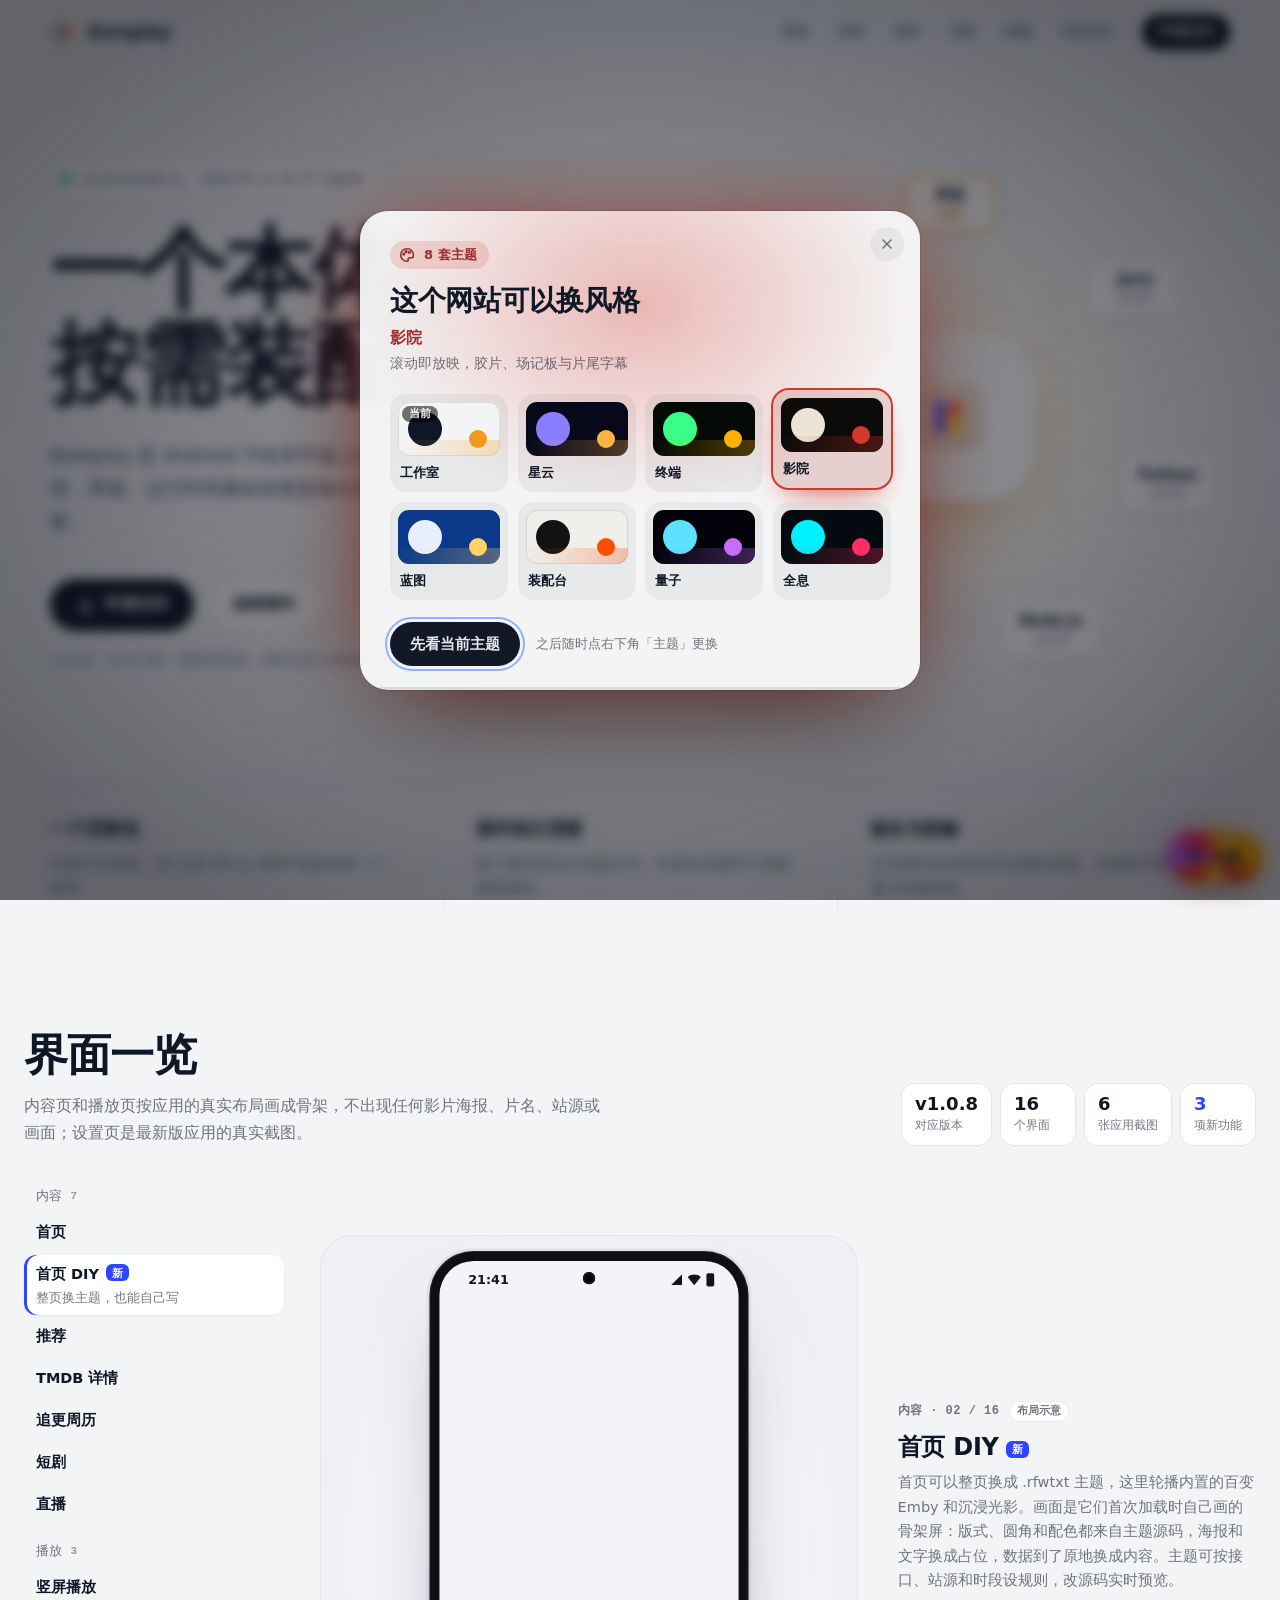
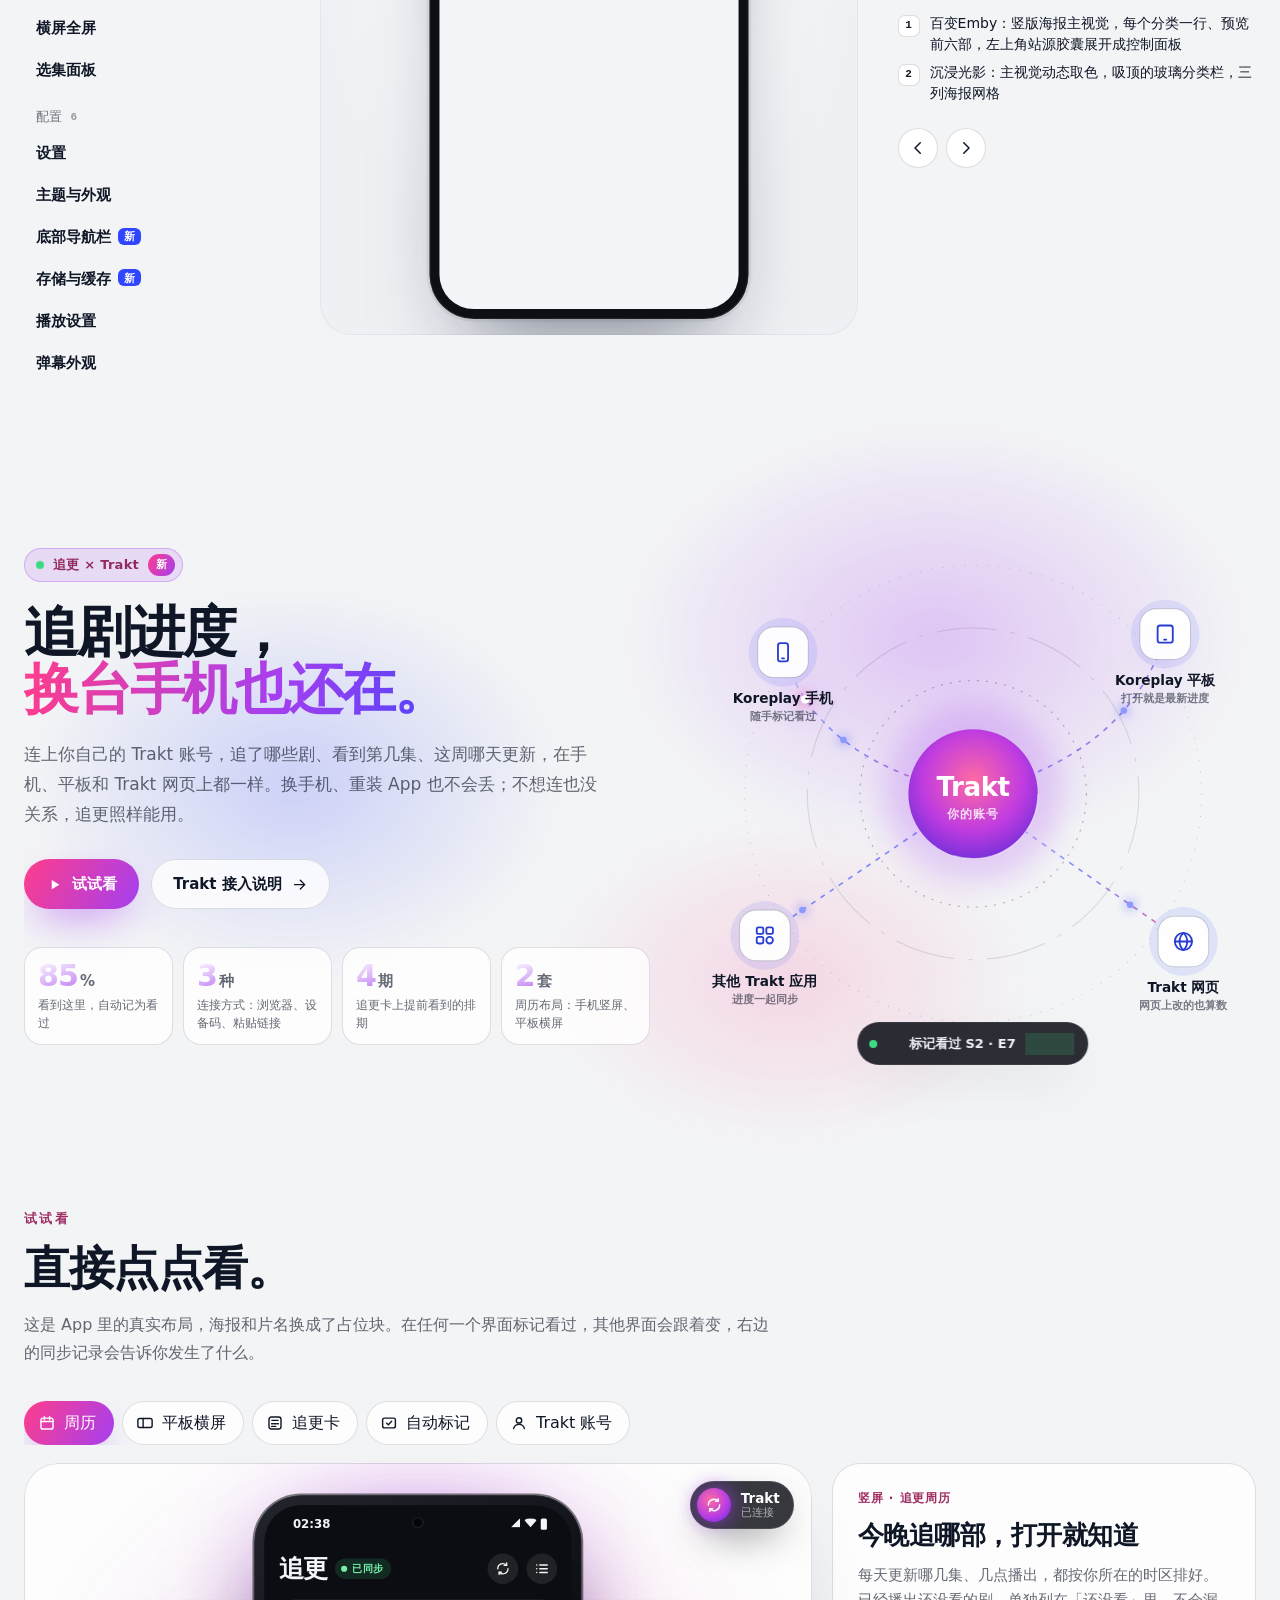
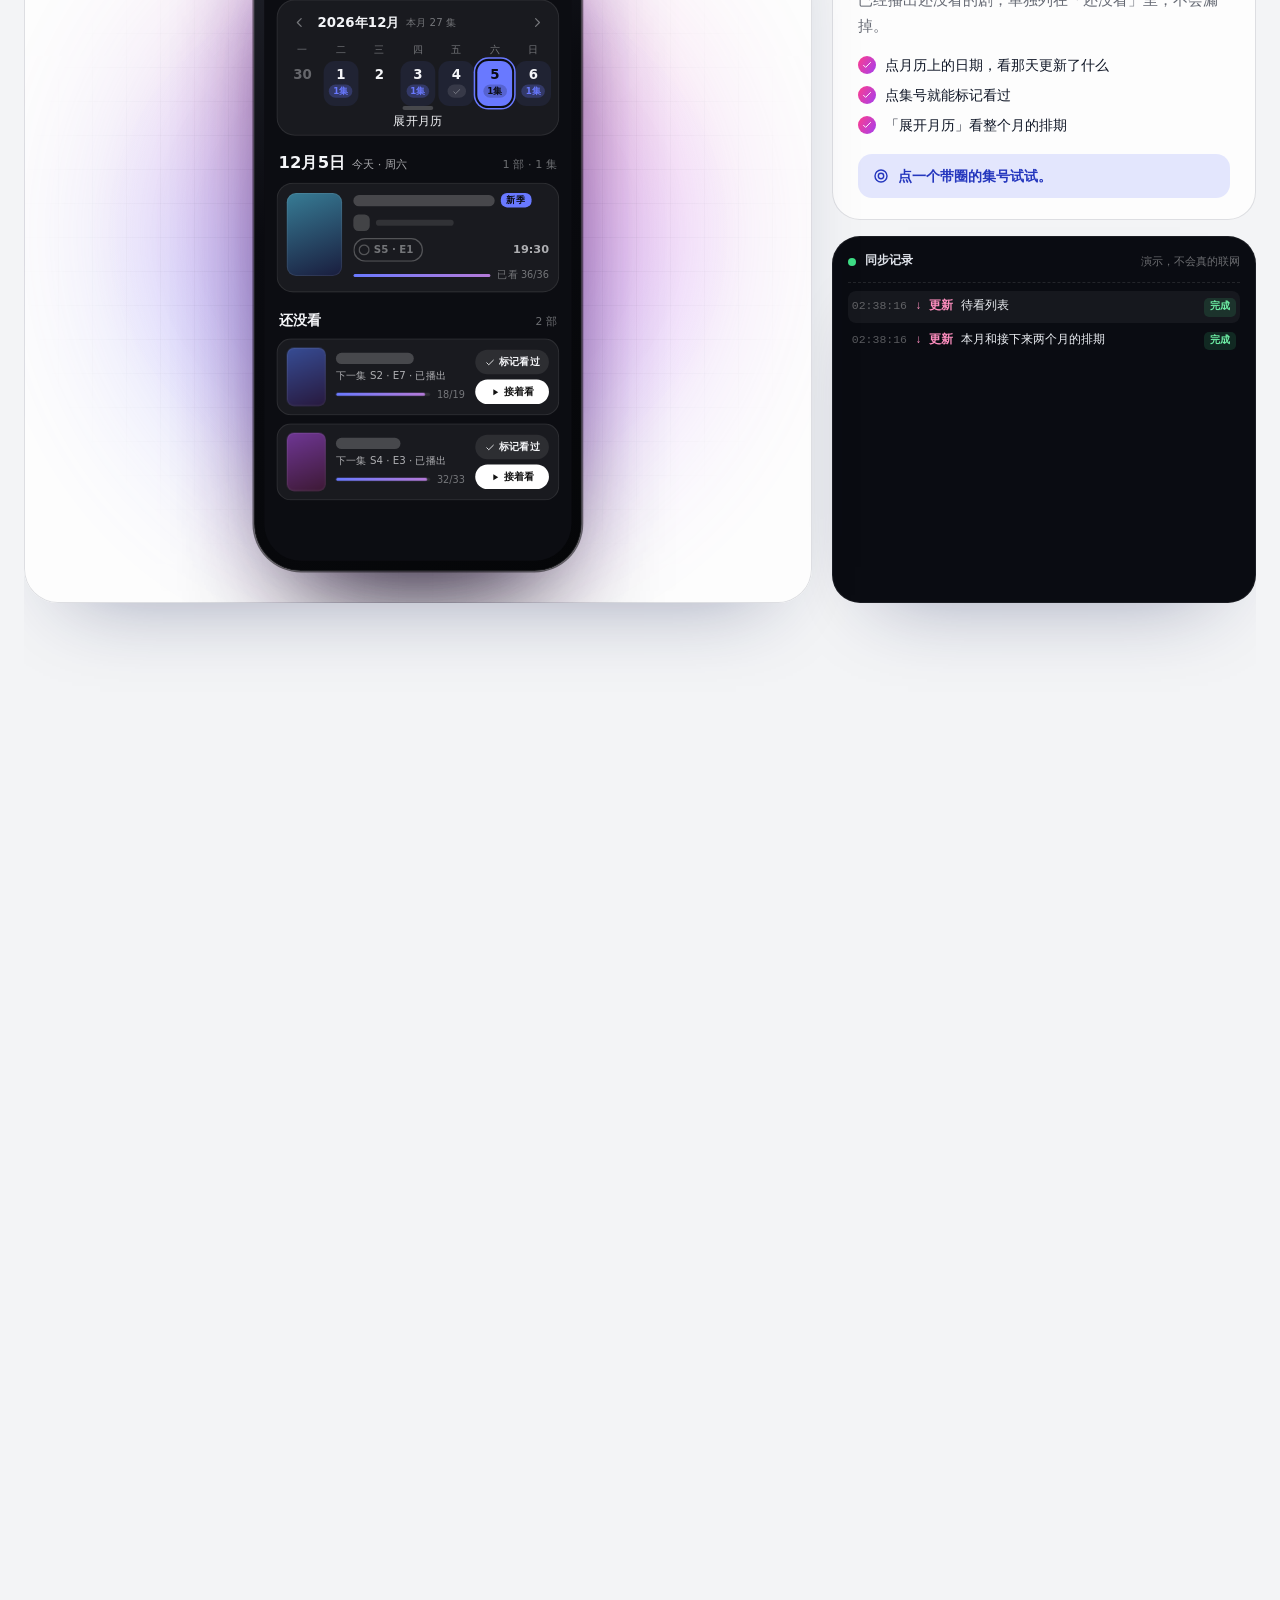
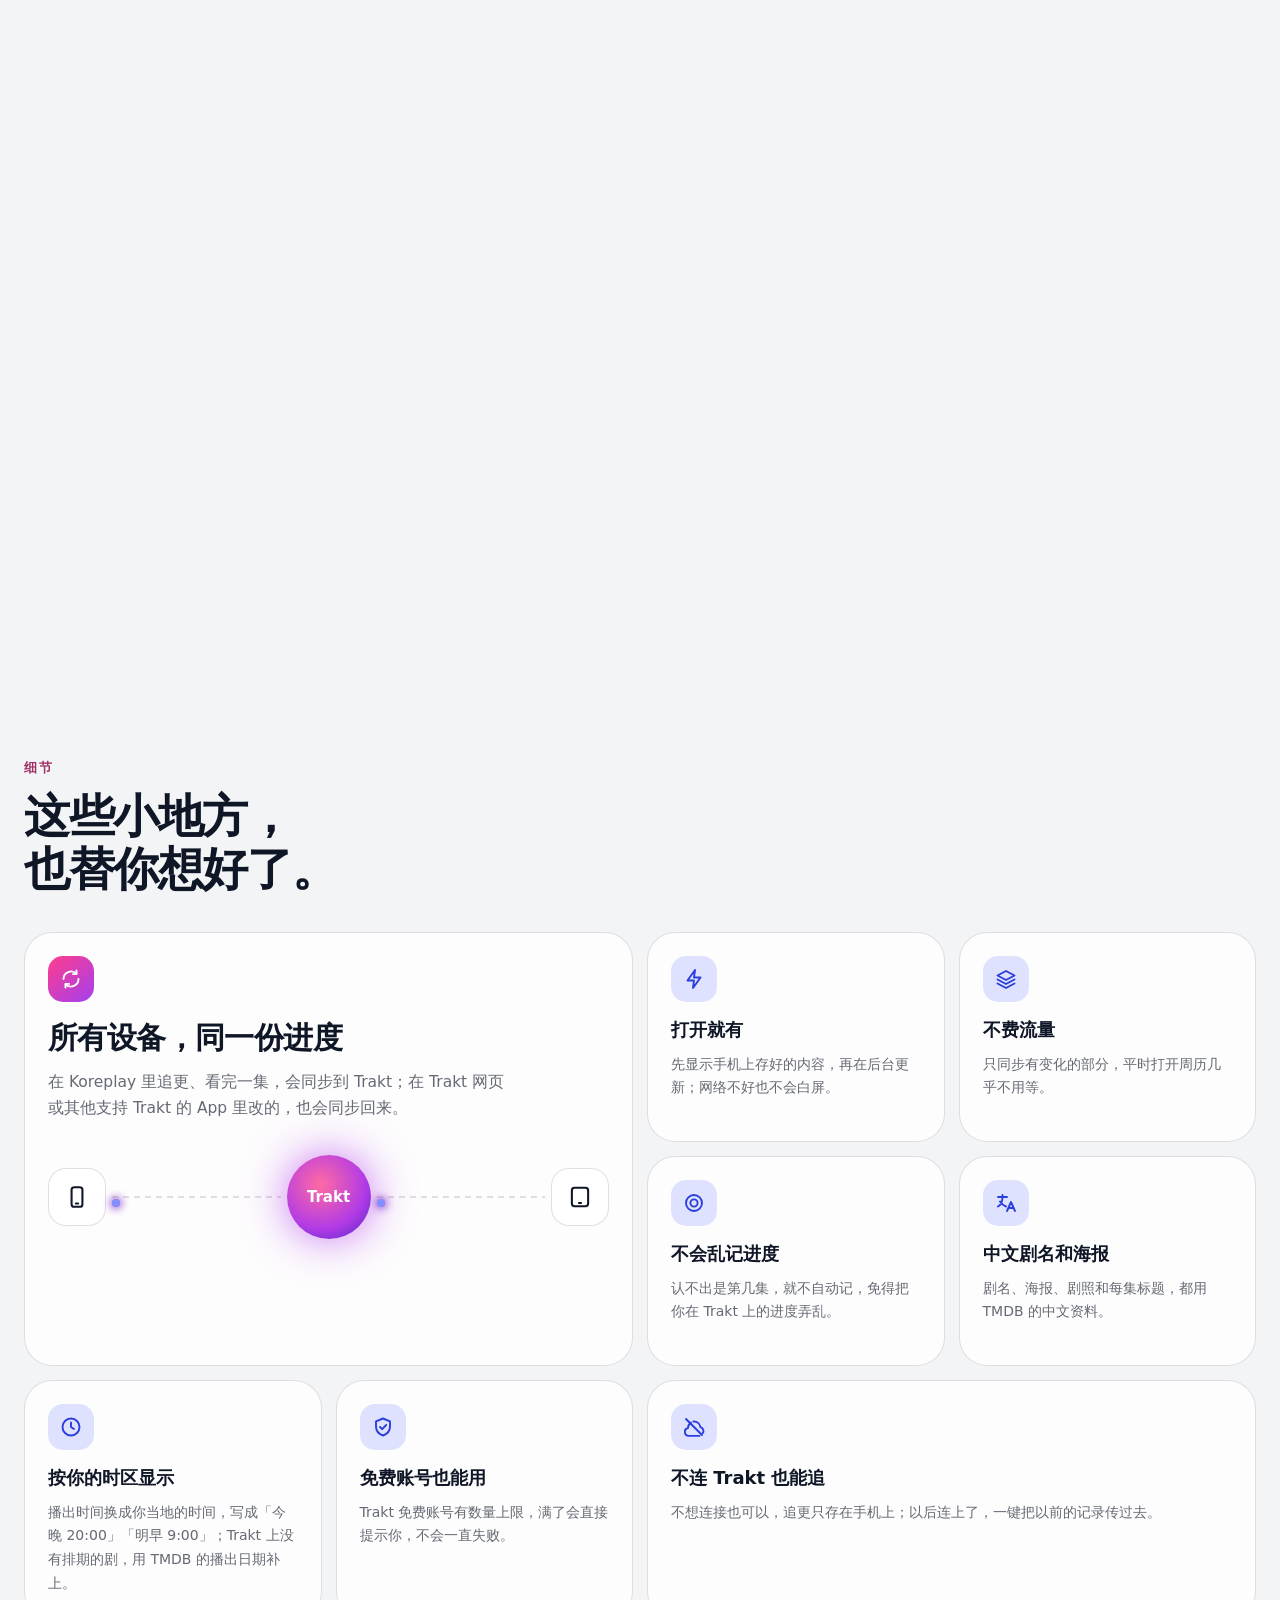
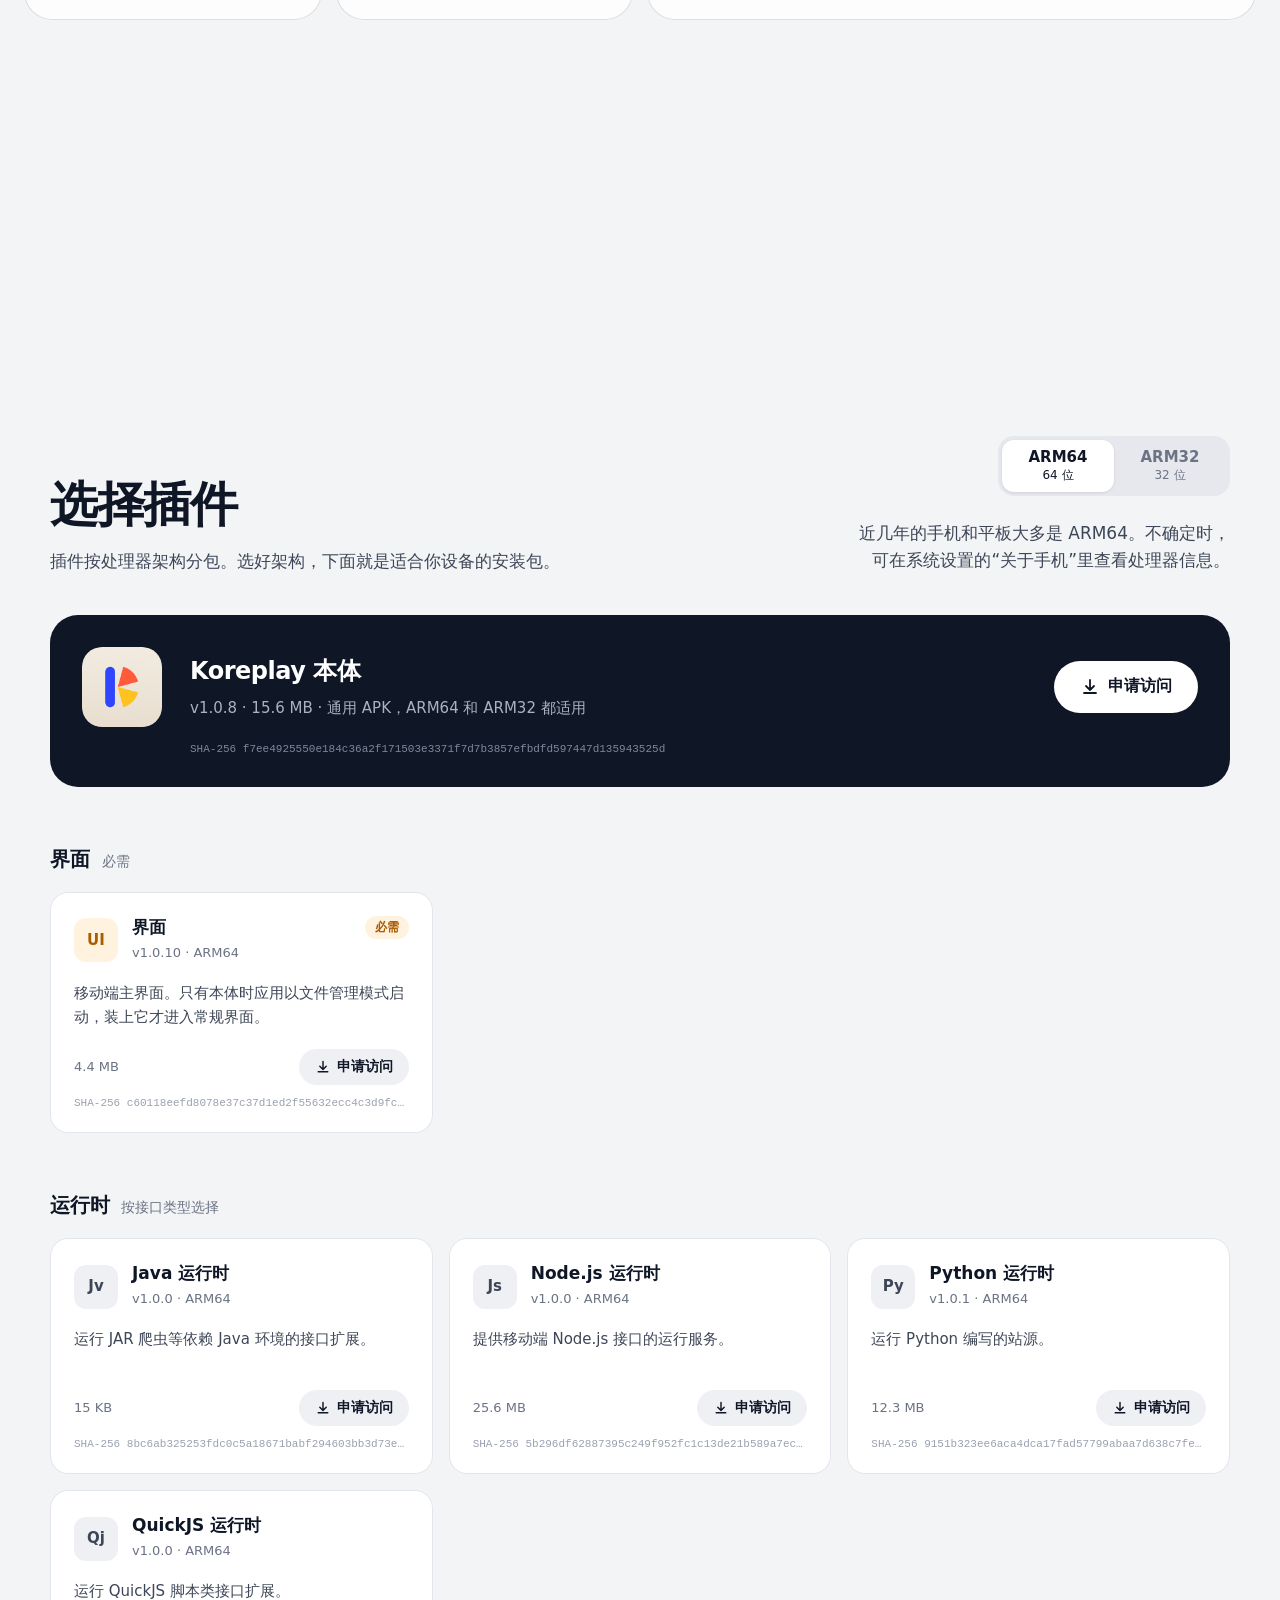
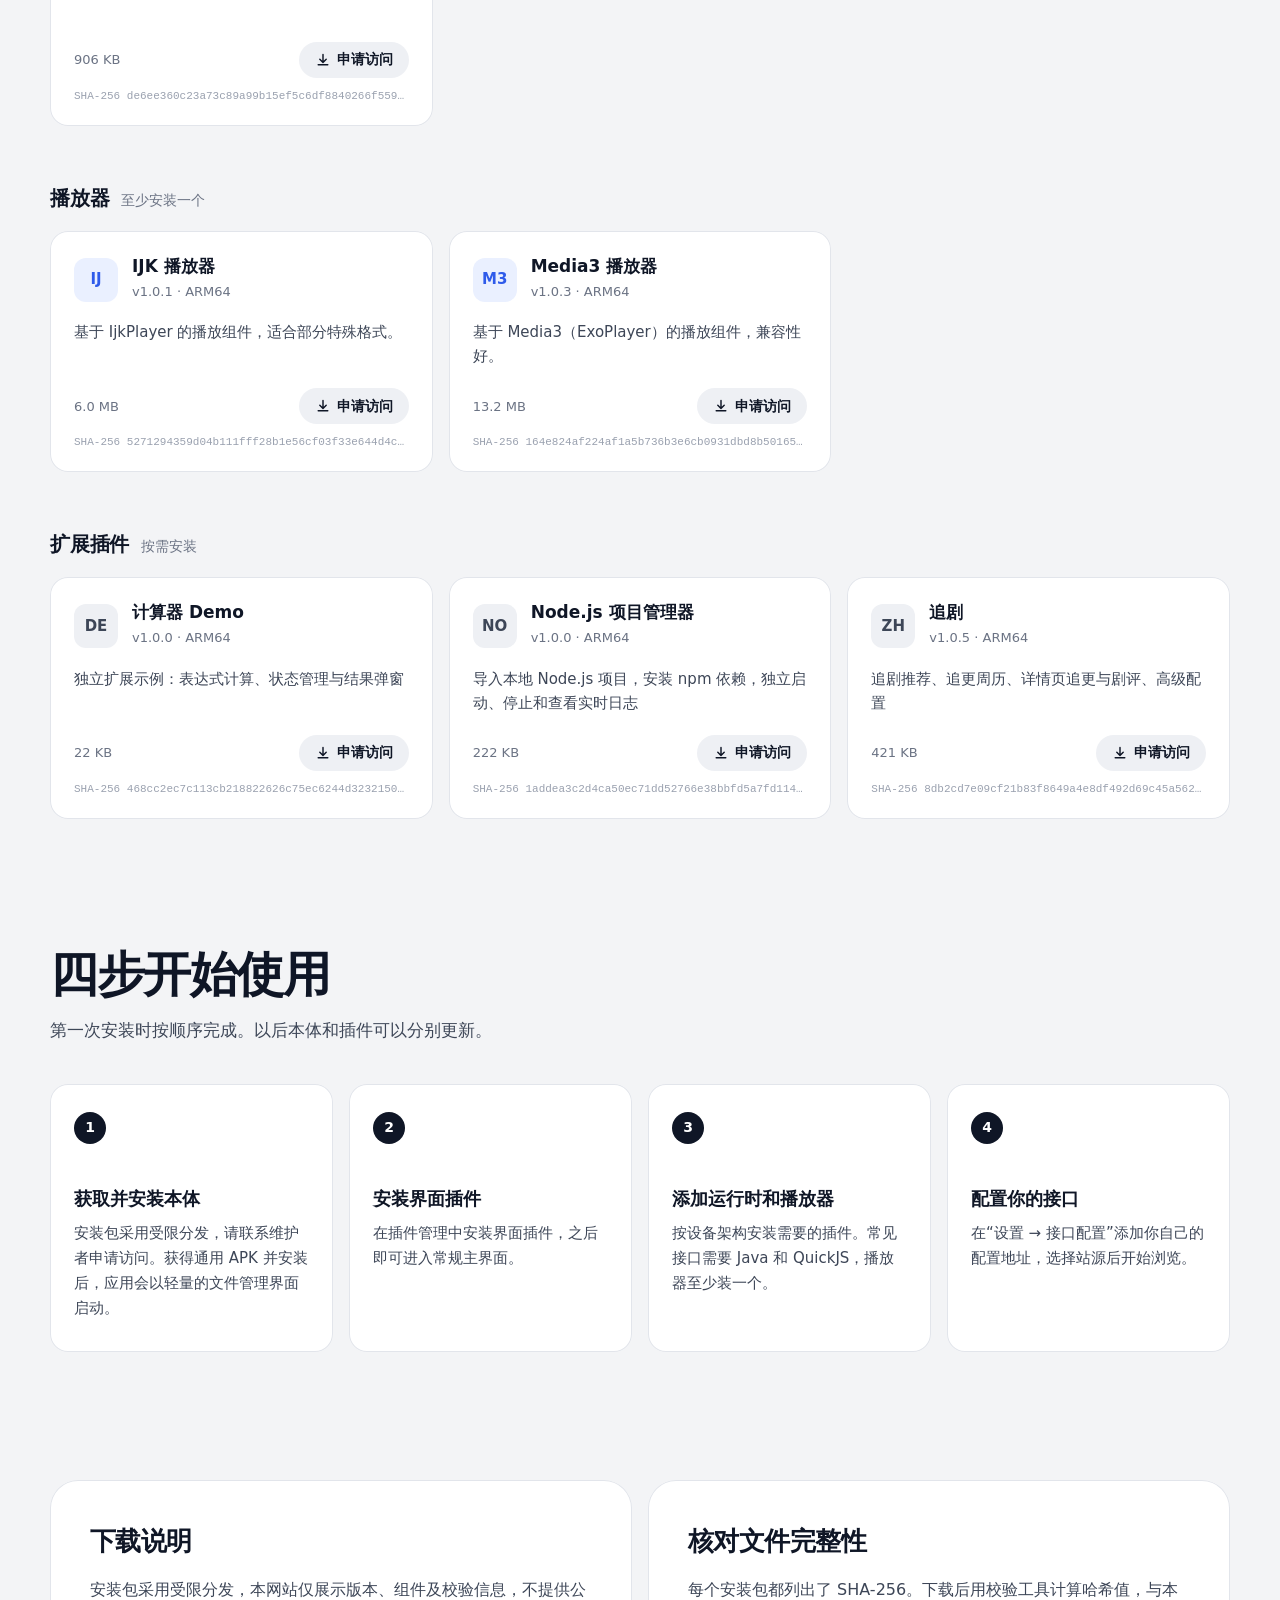
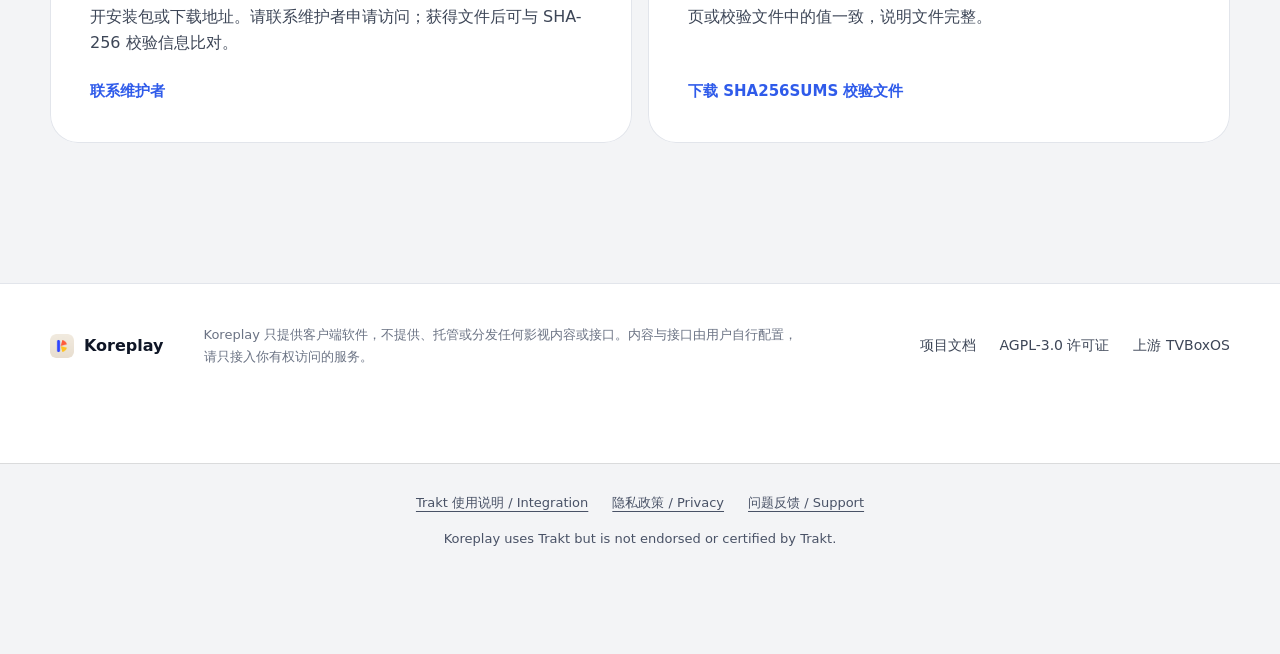
<file: index.html>
<!doctype html>
<html lang="zh-CN" data-scheme="light">
<head>
  <meta charset="utf-8">
  <meta name="viewport" content="width=device-width, initial-scale=1, viewport-fit=cover">
  <meta name="theme-color" content="#f3f4f6">
  <meta name="color-scheme" content="light dark">
  <meta name="description" content="Koreplay 是 Android 手机和平板上的媒体客户端。本体精简，界面、运行时和播放器作为独立插件按需安装。">
  <meta property="og:title" content="Koreplay · Android 媒体客户端">
  <meta property="og:description" content="一个本体，按需装配。了解 Koreplay 的功能、版本与插件。">
  <meta property="og:image" content="./assets/koreplay-app.png">
  <meta property="og:type" content="website">
  <title>Koreplay | Android 媒体客户端</title>
  <link rel="icon" href="./assets/koreplay-app.png" type="image/png">
  <link rel="apple-touch-icon" href="./assets/koreplay-app.png">
  <script type="importmap">{"imports": {"./themes/kit.js": "./themes/kit.js?v=v1.6.0-build.11-338c5d3ca1", "./themes/gallery.js": "./themes/gallery.js?v=v1.6.0-build.11-338c5d3ca1", "./themes/trakt.js": "./themes/trakt.js?v=v1.6.0-build.11-338c5d3ca1"}}</script>
  <link rel="modulepreload" href="./themes/kit.js?v=v1.6.0-build.11-338c5d3ca1">
  <link rel="stylesheet" href="./styles.css?v=v1.6.0-build.11-338c5d3ca1">
  <link rel="stylesheet" href="./themes/gallery.css?v=v1.6.0-build.11-338c5d3ca1">
  <link rel="stylesheet" href="./themes/trakt.css?v=v1.6.0-build.11-338c5d3ca1">
  <script>
    // Paint the saved theme's background before modules load to avoid a flash.
    (function () {
      var bg = { studio: "#f3f4f6", nebula: "#07081a", terminal: "#040a06", cinema: "#0d0b09", blueprint: "#0c3a8a", kinetic: "#eeeeea", quantum: "#02030a", holo: "#030b10" };
      var id = new URLSearchParams(location.search).get("theme");
      try { id = bg[id] ? id : localStorage.getItem("koreplay.theme"); } catch (e) {}
      if (bg[id]) document.documentElement.style.background = bg[id];
    })();
  </script>
  <script type="module" src="./app.js?v=v1.6.0-build.11-338c5d3ca1"></script>
</head>
<body>
  <a class="core-skip" href="#app">跳到正文</a>
  <div id="app" aria-busy="true">
    <div class="core-boot" aria-hidden="true">
      <img src="./assets/koreplay-app.png" alt="" width="56" height="56">
    </div>
  </div>
  <noscript>
    <div class="core-noscript">
      <h1>Koreplay</h1>
      <p>Android 手机和平板上的媒体客户端。这个页面需要启用 JavaScript 才能显示最新版本。</p>
      <p>安装包采用受限分发。<a href="https://github.com/ingriddaleusag-dotcom/Koreplay-site/issues">联系维护者申请访问</a></p>
    </div>
  </noscript>
  <footer class="core-info">
    <nav aria-label="产品信息与支持">
      <a href="./trakt/">Trakt 使用说明 / Integration</a>
      <a href="./privacy/">隐私政策 / Privacy</a>
      <a href="https://github.com/ingriddaleusag-dotcom/Koreplay-site/issues">问题反馈 / Support</a>
    </nav>
    <p>Koreplay uses Trakt but is not endorsed or certified by Trakt.</p>
  </footer>
</body>
</html>
</file>
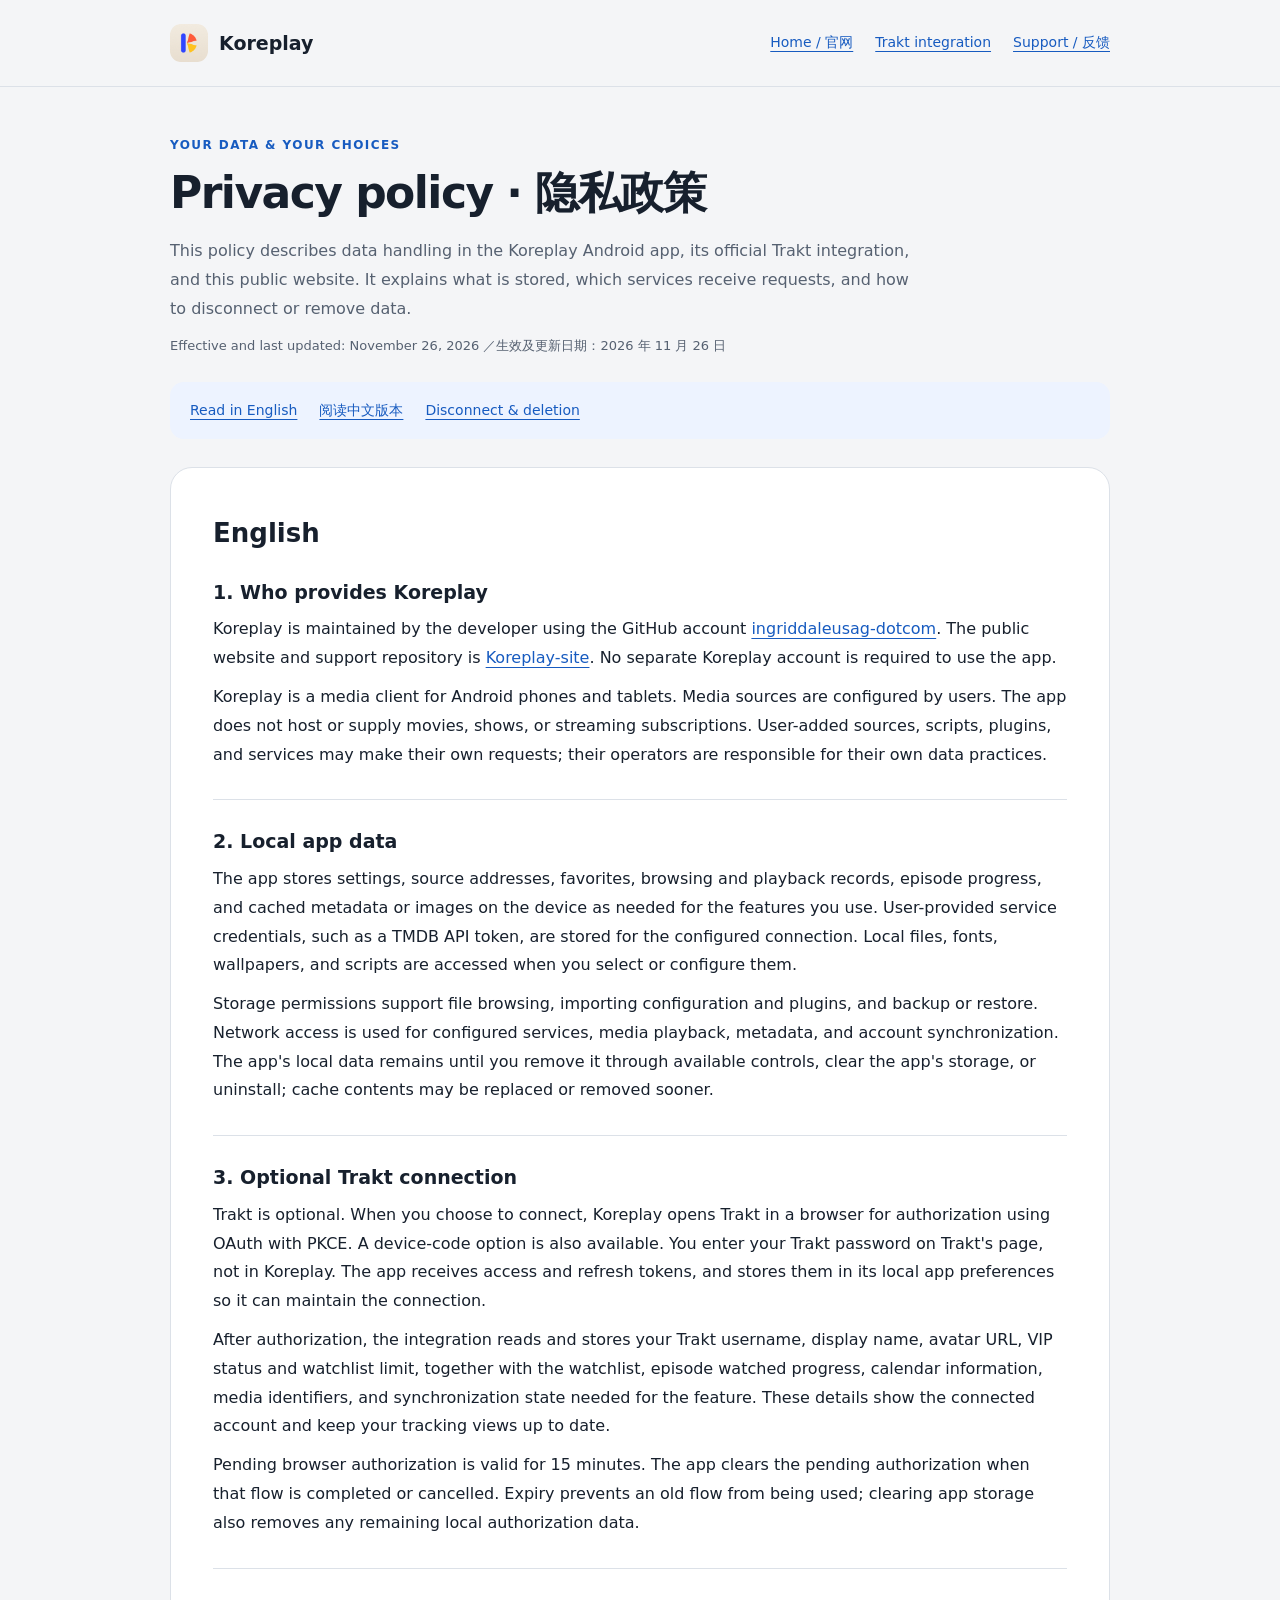
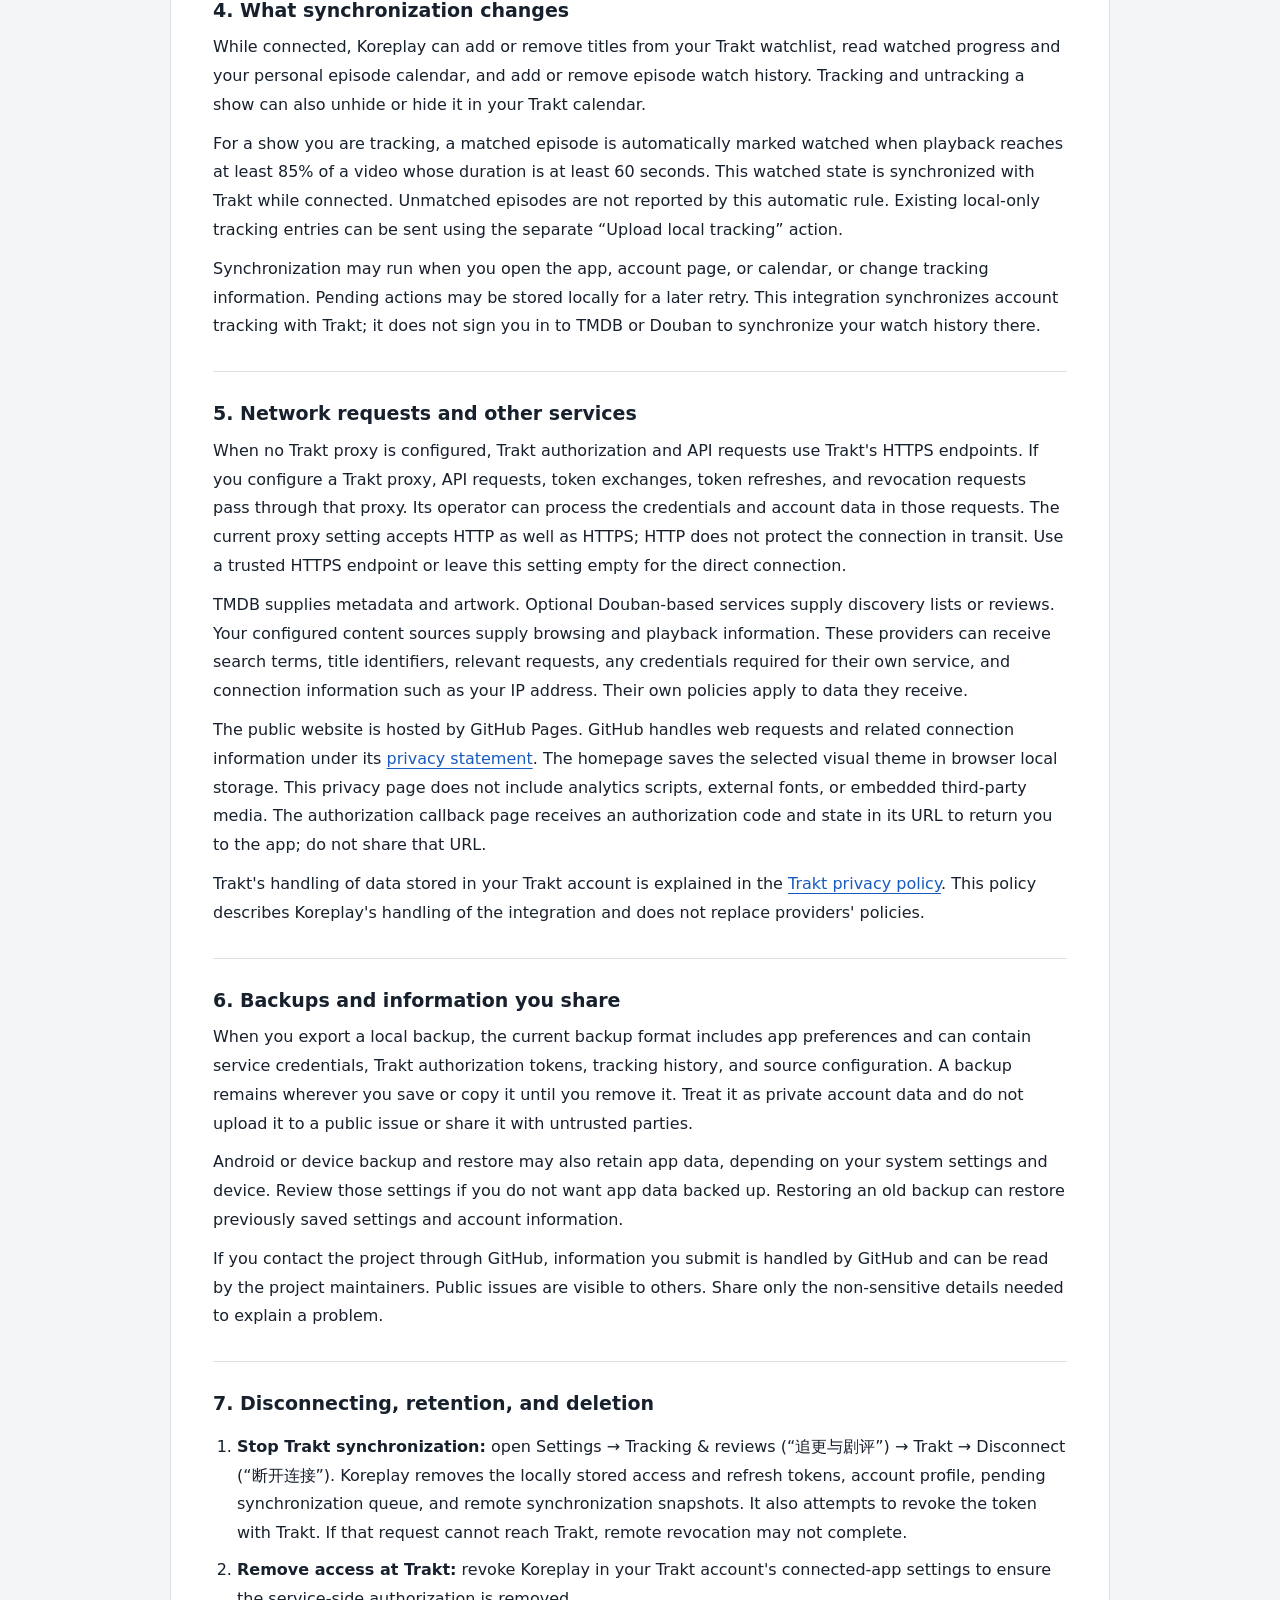
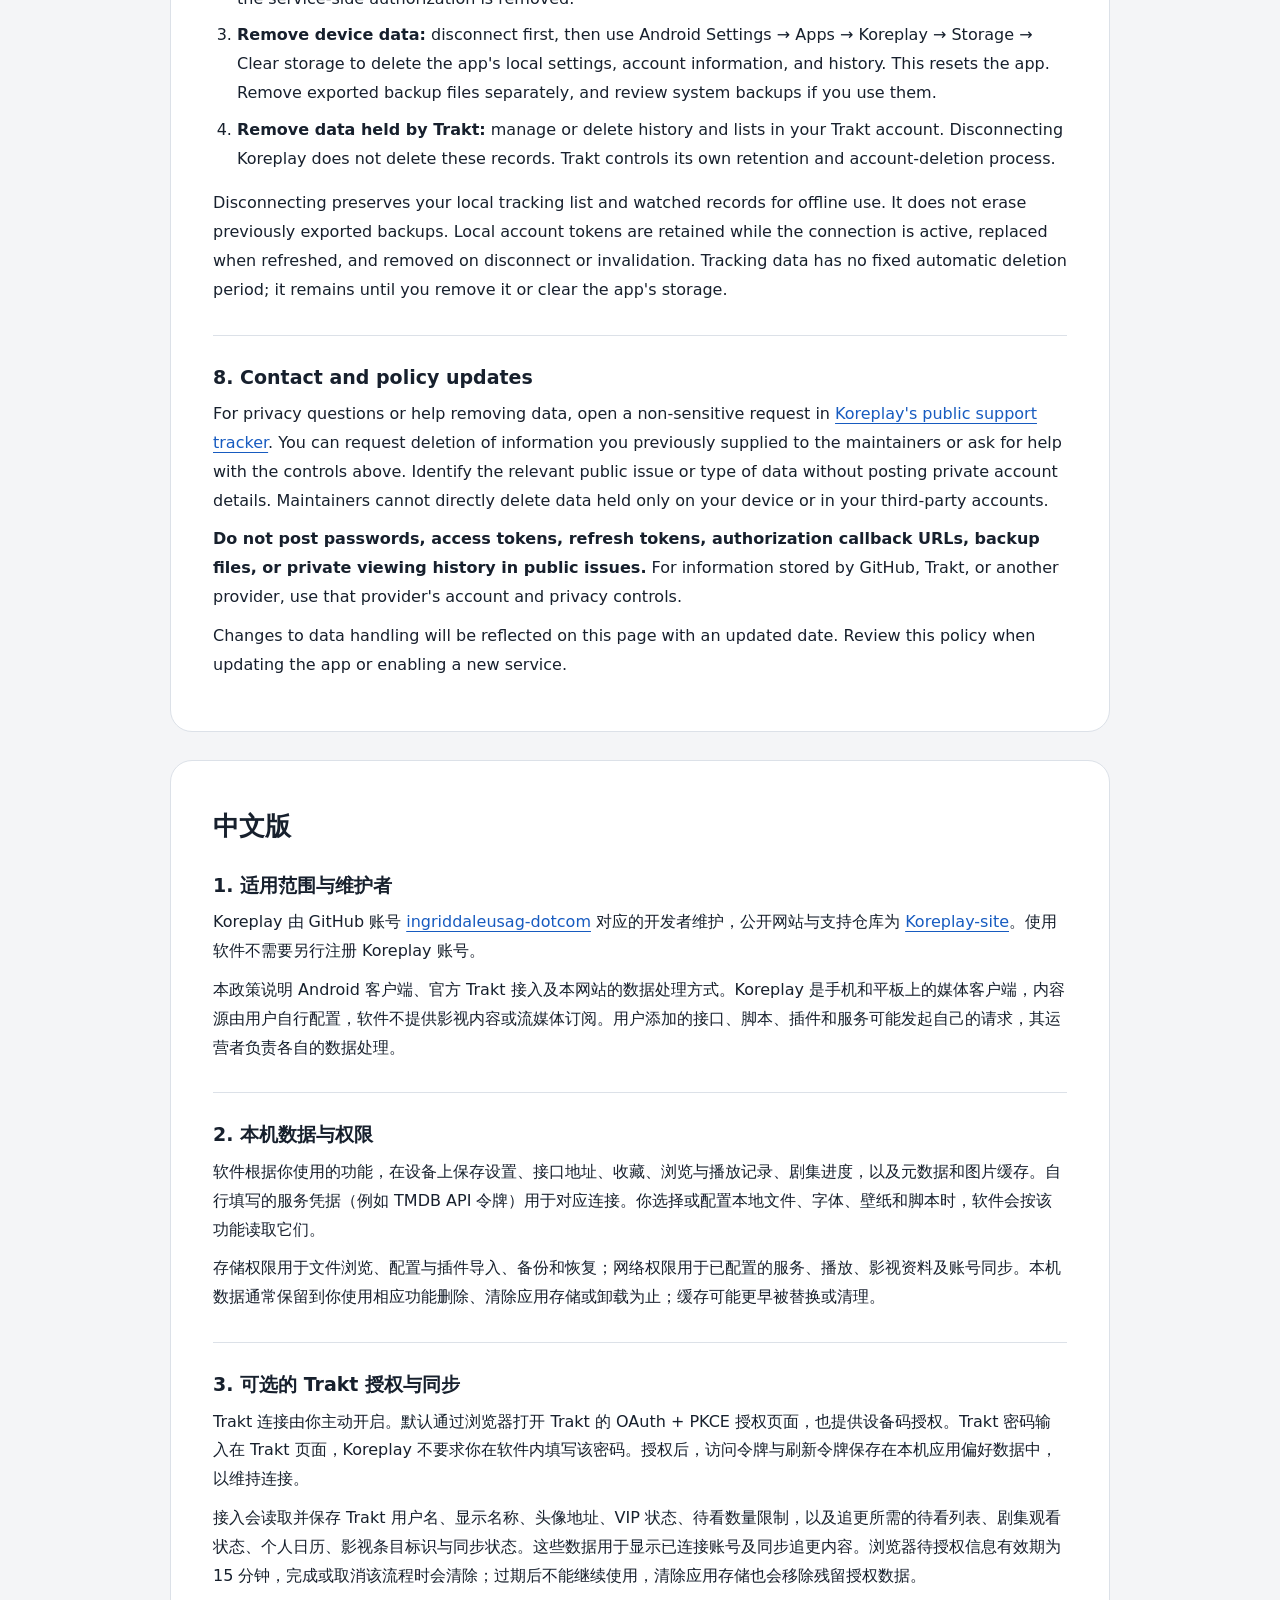
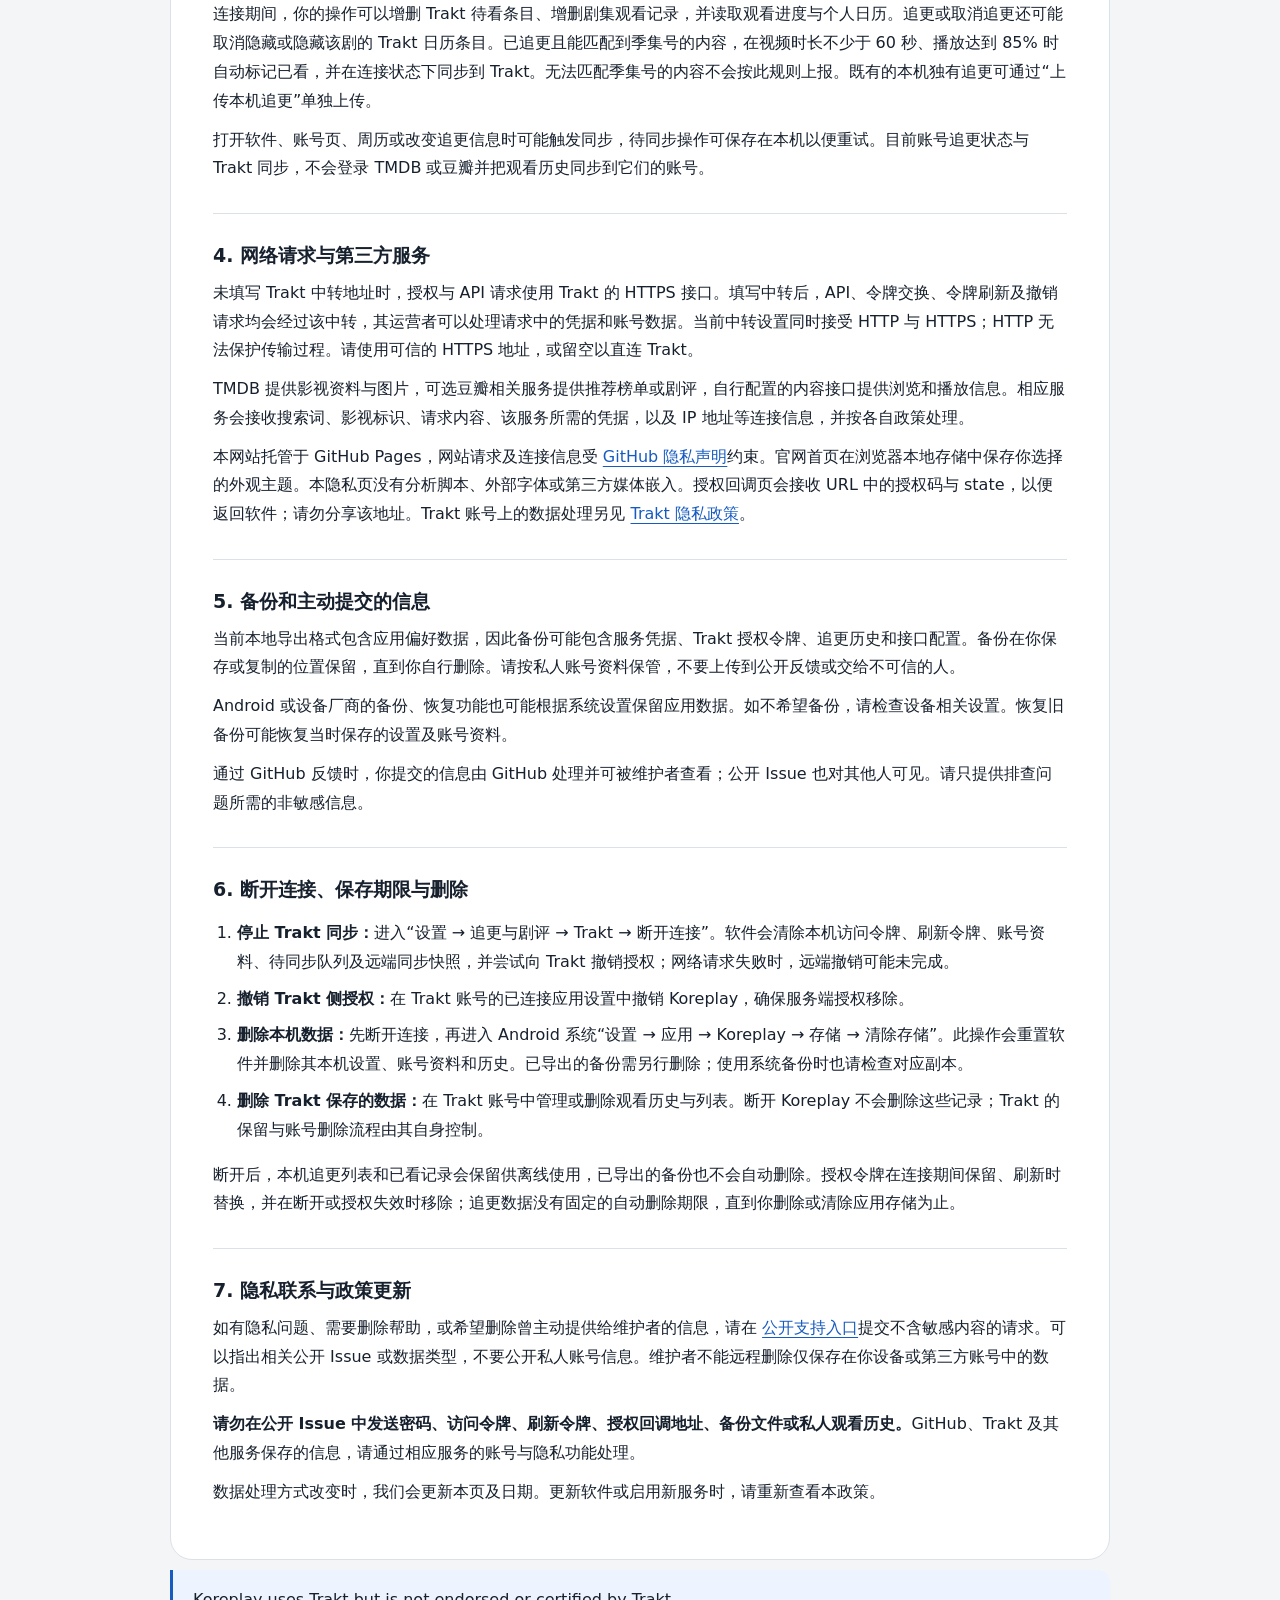
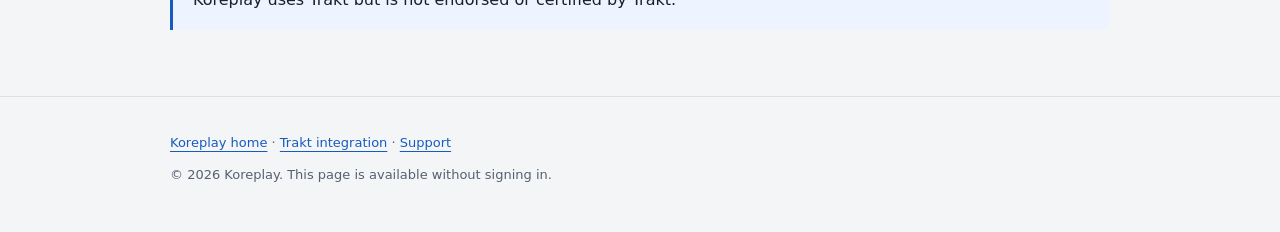
<file: privacy/index.html>
<!doctype html>
<html lang="en">
<head>
  <meta charset="utf-8">
  <meta name="viewport" content="width=device-width, initial-scale=1">
  <meta name="color-scheme" content="light dark">
  <meta name="description" content="How Koreplay handles local app data, optional Trakt synchronization, configured services, backups, and deletion.">
  <meta name="referrer" content="no-referrer">
  <title>Privacy policy · 隐私政策 | Koreplay</title>
  <link rel="canonical" href="https://ingriddaleusag-dotcom.github.io/Koreplay-site/privacy/">
  <link rel="icon" href="../assets/koreplay-app.png" type="image/png">
  <style>
    :root { color-scheme: light dark; --bg: #f4f5f7; --paper: #fff; --ink: #17202d; --muted: #566171; --line: #dce1e8; --accent: #175bc0; --tint: #edf3ff; }
    @media (prefers-color-scheme: dark) { :root { --bg: #111318; --paper: #1a1e26; --ink: #f1f4f8; --muted: #bdc6d4; --line: #363e4b; --accent: #9fc3ff; --tint: #202e45; } }
    * { box-sizing: border-box; }
    html { scroll-behavior: smooth; scroll-padding-top: 24px; }
    body { margin: 0; background: var(--bg); color: var(--ink); font: 16px/1.8 system-ui, -apple-system, "Segoe UI", "PingFang SC", "Microsoft YaHei", sans-serif; }
    a { color: var(--accent); text-underline-offset: 4px; overflow-wrap: anywhere; }
    a:focus-visible { outline: 3px solid var(--accent); outline-offset: 5px; border-radius: 3px; }
    .skip { position: absolute; left: 16px; top: -80px; padding: 8px 14px; background: var(--paper); z-index: 2; }
    .skip:focus { top: 12px; }
    .wrap { width: min(100% - 40px, 940px); margin: 0 auto; }
    header { padding: 24px 0; border-bottom: 1px solid var(--line); }
    .bar { display: flex; align-items: center; justify-content: space-between; flex-wrap: wrap; gap: 18px; }
    .brand { display: inline-flex; align-items: center; gap: 11px; color: var(--ink); font-size: 19px; font-weight: 750; text-decoration: none; }
    .brand img { width: 38px; height: 38px; border-radius: 11px; }
    nav { display: flex; flex-wrap: wrap; gap: 10px 22px; font-size: 14px; }
    main { padding: 48px 0 56px; }
    .eyebrow { margin: 0 0 10px; color: var(--accent); font-size: 12px; font-weight: 750; letter-spacing: .12em; text-transform: uppercase; }
    h1 { margin: 0; font-size: clamp(30px, 5vw, 44px); line-height: 1.2; letter-spacing: -.035em; }
    .intro { max-width: 760px; color: var(--muted); margin: 18px 0 10px; }
    .updated { color: var(--muted); font-size: 13px; }
    .jump { margin: 25px 0; padding: 16px 20px; background: var(--tint); border-radius: 14px; }
    article { margin-top: 28px; padding: clamp(22px, 5vw, 42px); background: var(--paper); border: 1px solid var(--line); border-radius: 22px; }
    article > h2 { margin-top: 0; font-size: 26px; }
    section + section { margin-top: 30px; padding-top: 28px; border-top: 1px solid var(--line); }
    h3 { margin: 0 0 10px; font-size: 19px; line-height: 1.4; }
    p { margin: 10px 0; }
    ul, ol { padding-left: 24px; }
    li { margin: 8px 0; }
    .notice { padding: 16px 20px; border-left: 3px solid var(--accent); background: var(--tint); border-radius: 0 12px 12px 0; }
    footer { padding: 26px 0 38px; border-top: 1px solid var(--line); color: var(--muted); font-size: 13px; }
    footer p { margin: 8px 0; }
    @media (max-width: 520px) { .wrap { width: min(100% - 28px, 940px); } main { padding-top: 32px; } nav { gap: 8px 16px; } }
    @media (prefers-reduced-motion: reduce) { html { scroll-behavior: auto; } }
    @media print { body { background: white; color: black; } header, .jump, footer { display: none; } .wrap { width: 100%; } article { border: 0; padding: 0; } a { color: inherit; } }
  </style>
</head>
<body>
  <a class="skip" href="#main">Skip to content</a>
  <header>
    <div class="wrap bar">
      <a class="brand" href="../"><img src="../assets/koreplay-app.png" width="38" height="38" alt="">Koreplay</a>
      <nav aria-label="Site navigation">
        <a href="../">Home / 官网</a>
        <a href="../trakt/">Trakt integration</a>
        <a href="https://github.com/ingriddaleusag-dotcom/Koreplay-site/issues">Support / 反馈</a>
      </nav>
    </div>
  </header>
  <main class="wrap" id="main">
    <p class="eyebrow">Your data &amp; your choices</p>
    <h1>Privacy policy <span lang="zh-CN">· 隐私政策</span></h1>
    <p class="intro">This policy describes data handling in the Koreplay Android app, its official Trakt integration, and this public website. It explains what is stored, which services receive requests, and how to disconnect or remove data.</p>
    <p class="updated">Effective and last updated: November 26, 2026 <span lang="zh-CN">／生效及更新日期：2026 年 11 月 26 日</span></p>
    <nav class="jump" aria-label="Policy languages"><a href="#english" lang="en">Read in English</a><a href="#chinese" lang="zh-CN">阅读中文版本</a><a href="#deletion">Disconnect &amp; deletion</a></nav>

    <article id="english" lang="en" aria-labelledby="english-title">
      <h2 id="english-title">English</h2>
      <section>
        <h3>1. Who provides Koreplay</h3>
        <p>Koreplay is maintained by the developer using the GitHub account <a href="https://github.com/ingriddaleusag-dotcom">ingriddaleusag-dotcom</a>. The public website and support repository is <a href="https://github.com/ingriddaleusag-dotcom/Koreplay-site">Koreplay-site</a>. No separate Koreplay account is required to use the app.</p>
        <p>Koreplay is a media client for Android phones and tablets. Media sources are configured by users. The app does not host or supply movies, shows, or streaming subscriptions. User-added sources, scripts, plugins, and services may make their own requests; their operators are responsible for their own data practices.</p>
      </section>
      <section>
        <h3>2. Local app data</h3>
        <p>The app stores settings, source addresses, favorites, browsing and playback records, episode progress, and cached metadata or images on the device as needed for the features you use. User-provided service credentials, such as a TMDB API token, are stored for the configured connection. Local files, fonts, wallpapers, and scripts are accessed when you select or configure them.</p>
        <p>Storage permissions support file browsing, importing configuration and plugins, and backup or restore. Network access is used for configured services, media playback, metadata, and account synchronization. The app's local data remains until you remove it through available controls, clear the app's storage, or uninstall; cache contents may be replaced or removed sooner.</p>
      </section>
      <section>
        <h3>3. Optional Trakt connection</h3>
        <p>Trakt is optional. When you choose to connect, Koreplay opens Trakt in a browser for authorization using OAuth with PKCE. A device-code option is also available. You enter your Trakt password on Trakt's page, not in Koreplay. The app receives access and refresh tokens, and stores them in its local app preferences so it can maintain the connection.</p>
        <p>After authorization, the integration reads and stores your Trakt username, display name, avatar URL, VIP status and watchlist limit, together with the watchlist, episode watched progress, calendar information, media identifiers, and synchronization state needed for the feature. These details show the connected account and keep your tracking views up to date.</p>
        <p>Pending browser authorization is valid for 15 minutes. The app clears the pending authorization when that flow is completed or cancelled. Expiry prevents an old flow from being used; clearing app storage also removes any remaining local authorization data.</p>
      </section>
      <section>
        <h3>4. What synchronization changes</h3>
        <p>While connected, Koreplay can add or remove titles from your Trakt watchlist, read watched progress and your personal episode calendar, and add or remove episode watch history. Tracking and untracking a show can also unhide or hide it in your Trakt calendar.</p>
        <p>For a show you are tracking, a matched episode is automatically marked watched when playback reaches at least 85% of a video whose duration is at least 60 seconds. This watched state is synchronized with Trakt while connected. Unmatched episodes are not reported by this automatic rule. Existing local-only tracking entries can be sent using the separate “Upload local tracking” action.</p>
        <p>Synchronization may run when you open the app, account page, or calendar, or change tracking information. Pending actions may be stored locally for a later retry. This integration synchronizes account tracking with Trakt; it does not sign you in to TMDB or Douban to synchronize your watch history there.</p>
      </section>
      <section>
        <h3>5. Network requests and other services</h3>
        <p>When no Trakt proxy is configured, Trakt authorization and API requests use Trakt's HTTPS endpoints. If you configure a Trakt proxy, API requests, token exchanges, token refreshes, and revocation requests pass through that proxy. Its operator can process the credentials and account data in those requests. The current proxy setting accepts HTTP as well as HTTPS; HTTP does not protect the connection in transit. Use a trusted HTTPS endpoint or leave this setting empty for the direct connection.</p>
        <p>TMDB supplies metadata and artwork. Optional Douban-based services supply discovery lists or reviews. Your configured content sources supply browsing and playback information. These providers can receive search terms, title identifiers, relevant requests, any credentials required for their own service, and connection information such as your IP address. Their own policies apply to data they receive.</p>
        <p>The public website is hosted by GitHub Pages. GitHub handles web requests and related connection information under its <a href="https://docs.github.com/en/site-policy/privacy-policies/github-general-privacy-statement">privacy statement</a>. The homepage saves the selected visual theme in browser local storage. This privacy page does not include analytics scripts, external fonts, or embedded third-party media. The authorization callback page receives an authorization code and state in its URL to return you to the app; do not share that URL.</p>
        <p>Trakt's handling of data stored in your Trakt account is explained in the <a href="https://trakt.tv/privacy">Trakt privacy policy</a>. This policy describes Koreplay's handling of the integration and does not replace providers' policies.</p>
      </section>
      <section>
        <h3>6. Backups and information you share</h3>
        <p>When you export a local backup, the current backup format includes app preferences and can contain service credentials, Trakt authorization tokens, tracking history, and source configuration. A backup remains wherever you save or copy it until you remove it. Treat it as private account data and do not upload it to a public issue or share it with untrusted parties.</p>
        <p>Android or device backup and restore may also retain app data, depending on your system settings and device. Review those settings if you do not want app data backed up. Restoring an old backup can restore previously saved settings and account information.</p>
        <p>If you contact the project through GitHub, information you submit is handled by GitHub and can be read by the project maintainers. Public issues are visible to others. Share only the non-sensitive details needed to explain a problem.</p>
      </section>
      <section id="deletion">
        <h3>7. Disconnecting, retention, and deletion</h3>
        <ol>
          <li><strong>Stop Trakt synchronization:</strong> open Settings → Tracking &amp; reviews (“追更与剧评”) → Trakt → Disconnect (“断开连接”). Koreplay removes the locally stored access and refresh tokens, account profile, pending synchronization queue, and remote synchronization snapshots. It also attempts to revoke the token with Trakt. If that request cannot reach Trakt, remote revocation may not complete.</li>
          <li><strong>Remove access at Trakt:</strong> revoke Koreplay in your Trakt account's connected-app settings to ensure the service-side authorization is removed.</li>
          <li><strong>Remove device data:</strong> disconnect first, then use Android Settings → Apps → Koreplay → Storage → Clear storage to delete the app's local settings, account information, and history. This resets the app. Remove exported backup files separately, and review system backups if you use them.</li>
          <li><strong>Remove data held by Trakt:</strong> manage or delete history and lists in your Trakt account. Disconnecting Koreplay does not delete these records. Trakt controls its own retention and account-deletion process.</li>
        </ol>
        <p>Disconnecting preserves your local tracking list and watched records for offline use. It does not erase previously exported backups. Local account tokens are retained while the connection is active, replaced when refreshed, and removed on disconnect or invalidation. Tracking data has no fixed automatic deletion period; it remains until you remove it or clear the app's storage.</p>
      </section>
      <section>
        <h3>8. Contact and policy updates</h3>
        <p>For privacy questions or help removing data, open a non-sensitive request in <a href="https://github.com/ingriddaleusag-dotcom/Koreplay-site/issues">Koreplay's public support tracker</a>. You can request deletion of information you previously supplied to the maintainers or ask for help with the controls above. Identify the relevant public issue or type of data without posting private account details. Maintainers cannot directly delete data held only on your device or in your third-party accounts.</p>
        <p><strong>Do not post passwords, access tokens, refresh tokens, authorization callback URLs, backup files, or private viewing history in public issues.</strong> For information stored by GitHub, Trakt, or another provider, use that provider's account and privacy controls.</p>
        <p>Changes to data handling will be reflected on this page with an updated date. Review this policy when updating the app or enabling a new service.</p>
      </section>
    </article>

    <article id="chinese" lang="zh-CN" aria-labelledby="chinese-title">
      <h2 id="chinese-title">中文版</h2>
      <section>
        <h3>1. 适用范围与维护者</h3>
        <p>Koreplay 由 GitHub 账号 <a href="https://github.com/ingriddaleusag-dotcom">ingriddaleusag-dotcom</a> 对应的开发者维护，公开网站与支持仓库为 <a href="https://github.com/ingriddaleusag-dotcom/Koreplay-site">Koreplay-site</a>。使用软件不需要另行注册 Koreplay 账号。</p>
        <p>本政策说明 Android 客户端、官方 Trakt 接入及本网站的数据处理方式。Koreplay 是手机和平板上的媒体客户端，内容源由用户自行配置，软件不提供影视内容或流媒体订阅。用户添加的接口、脚本、插件和服务可能发起自己的请求，其运营者负责各自的数据处理。</p>
      </section>
      <section>
        <h3>2. 本机数据与权限</h3>
        <p>软件根据你使用的功能，在设备上保存设置、接口地址、收藏、浏览与播放记录、剧集进度，以及元数据和图片缓存。自行填写的服务凭据（例如 TMDB API 令牌）用于对应连接。你选择或配置本地文件、字体、壁纸和脚本时，软件会按该功能读取它们。</p>
        <p>存储权限用于文件浏览、配置与插件导入、备份和恢复；网络权限用于已配置的服务、播放、影视资料及账号同步。本机数据通常保留到你使用相应功能删除、清除应用存储或卸载为止；缓存可能更早被替换或清理。</p>
      </section>
      <section>
        <h3>3. 可选的 Trakt 授权与同步</h3>
        <p>Trakt 连接由你主动开启。默认通过浏览器打开 Trakt 的 OAuth + PKCE 授权页面，也提供设备码授权。Trakt 密码输入在 Trakt 页面，Koreplay 不要求你在软件内填写该密码。授权后，访问令牌与刷新令牌保存在本机应用偏好数据中，以维持连接。</p>
        <p>接入会读取并保存 Trakt 用户名、显示名称、头像地址、VIP 状态、待看数量限制，以及追更所需的待看列表、剧集观看状态、个人日历、影视条目标识与同步状态。这些数据用于显示已连接账号及同步追更内容。浏览器待授权信息有效期为 15 分钟，完成或取消该流程时会清除；过期后不能继续使用，清除应用存储也会移除残留授权数据。</p>
        <p>连接期间，你的操作可以增删 Trakt 待看条目、增删剧集观看记录，并读取观看进度与个人日历。追更或取消追更还可能取消隐藏或隐藏该剧的 Trakt 日历条目。已追更且能匹配到季集号的内容，在视频时长不少于 60 秒、播放达到 85% 时自动标记已看，并在连接状态下同步到 Trakt。无法匹配季集号的内容不会按此规则上报。既有的本机独有追更可通过“上传本机追更”单独上传。</p>
        <p>打开软件、账号页、周历或改变追更信息时可能触发同步，待同步操作可保存在本机以便重试。目前账号追更状态与 Trakt 同步，不会登录 TMDB 或豆瓣并把观看历史同步到它们的账号。</p>
      </section>
      <section>
        <h3>4. 网络请求与第三方服务</h3>
        <p>未填写 Trakt 中转地址时，授权与 API 请求使用 Trakt 的 HTTPS 接口。填写中转后，API、令牌交换、令牌刷新及撤销请求均会经过该中转，其运营者可以处理请求中的凭据和账号数据。当前中转设置同时接受 HTTP 与 HTTPS；HTTP 无法保护传输过程。请使用可信的 HTTPS 地址，或留空以直连 Trakt。</p>
        <p>TMDB 提供影视资料与图片，可选豆瓣相关服务提供推荐榜单或剧评，自行配置的内容接口提供浏览和播放信息。相应服务会接收搜索词、影视标识、请求内容、该服务所需的凭据，以及 IP 地址等连接信息，并按各自政策处理。</p>
        <p>本网站托管于 GitHub Pages，网站请求及连接信息受 <a href="https://docs.github.com/en/site-policy/privacy-policies/github-general-privacy-statement">GitHub 隐私声明</a>约束。官网首页在浏览器本地存储中保存你选择的外观主题。本隐私页没有分析脚本、外部字体或第三方媒体嵌入。授权回调页会接收 URL 中的授权码与 state，以便返回软件；请勿分享该地址。Trakt 账号上的数据处理另见 <a href="https://trakt.tv/privacy">Trakt 隐私政策</a>。</p>
      </section>
      <section>
        <h3>5. 备份和主动提交的信息</h3>
        <p>当前本地导出格式包含应用偏好数据，因此备份可能包含服务凭据、Trakt 授权令牌、追更历史和接口配置。备份在你保存或复制的位置保留，直到你自行删除。请按私人账号资料保管，不要上传到公开反馈或交给不可信的人。</p>
        <p>Android 或设备厂商的备份、恢复功能也可能根据系统设置保留应用数据。如不希望备份，请检查设备相关设置。恢复旧备份可能恢复当时保存的设置及账号资料。</p>
        <p>通过 GitHub 反馈时，你提交的信息由 GitHub 处理并可被维护者查看；公开 Issue 也对其他人可见。请只提供排查问题所需的非敏感信息。</p>
      </section>
      <section>
        <h3>6. 断开连接、保存期限与删除</h3>
        <ol>
          <li><strong>停止 Trakt 同步：</strong>进入“设置 → 追更与剧评 → Trakt → 断开连接”。软件会清除本机访问令牌、刷新令牌、账号资料、待同步队列及远端同步快照，并尝试向 Trakt 撤销授权；网络请求失败时，远端撤销可能未完成。</li>
          <li><strong>撤销 Trakt 侧授权：</strong>在 Trakt 账号的已连接应用设置中撤销 Koreplay，确保服务端授权移除。</li>
          <li><strong>删除本机数据：</strong>先断开连接，再进入 Android 系统“设置 → 应用 → Koreplay → 存储 → 清除存储”。此操作会重置软件并删除其本机设置、账号资料和历史。已导出的备份需另行删除；使用系统备份时也请检查对应副本。</li>
          <li><strong>删除 Trakt 保存的数据：</strong>在 Trakt 账号中管理或删除观看历史与列表。断开 Koreplay 不会删除这些记录；Trakt 的保留与账号删除流程由其自身控制。</li>
        </ol>
        <p>断开后，本机追更列表和已看记录会保留供离线使用，已导出的备份也不会自动删除。授权令牌在连接期间保留、刷新时替换，并在断开或授权失效时移除；追更数据没有固定的自动删除期限，直到你删除或清除应用存储为止。</p>
      </section>
      <section>
        <h3>7. 隐私联系与政策更新</h3>
        <p>如有隐私问题、需要删除帮助，或希望删除曾主动提供给维护者的信息，请在 <a href="https://github.com/ingriddaleusag-dotcom/Koreplay-site/issues">公开支持入口</a>提交不含敏感内容的请求。可以指出相关公开 Issue 或数据类型，不要公开私人账号信息。维护者不能远程删除仅保存在你设备或第三方账号中的数据。</p>
        <p><strong>请勿在公开 Issue 中发送密码、访问令牌、刷新令牌、授权回调地址、备份文件或私人观看历史。</strong>GitHub、Trakt 及其他服务保存的信息，请通过相应服务的账号与隐私功能处理。</p>
        <p>数据处理方式改变时，我们会更新本页及日期。更新软件或启用新服务时，请重新查看本政策。</p>
      </section>
    </article>
    <p class="notice">Koreplay uses Trakt but is not endorsed or certified by Trakt.</p>
  </main>
  <footer><div class="wrap"><p><a href="../">Koreplay home</a> · <a href="../trakt/">Trakt integration</a> · <a href="https://github.com/ingriddaleusag-dotcom/Koreplay-site/issues">Support</a></p><p>© 2026 Koreplay. This page is available without signing in.</p></div></footer>
</body>
</html>
</file>
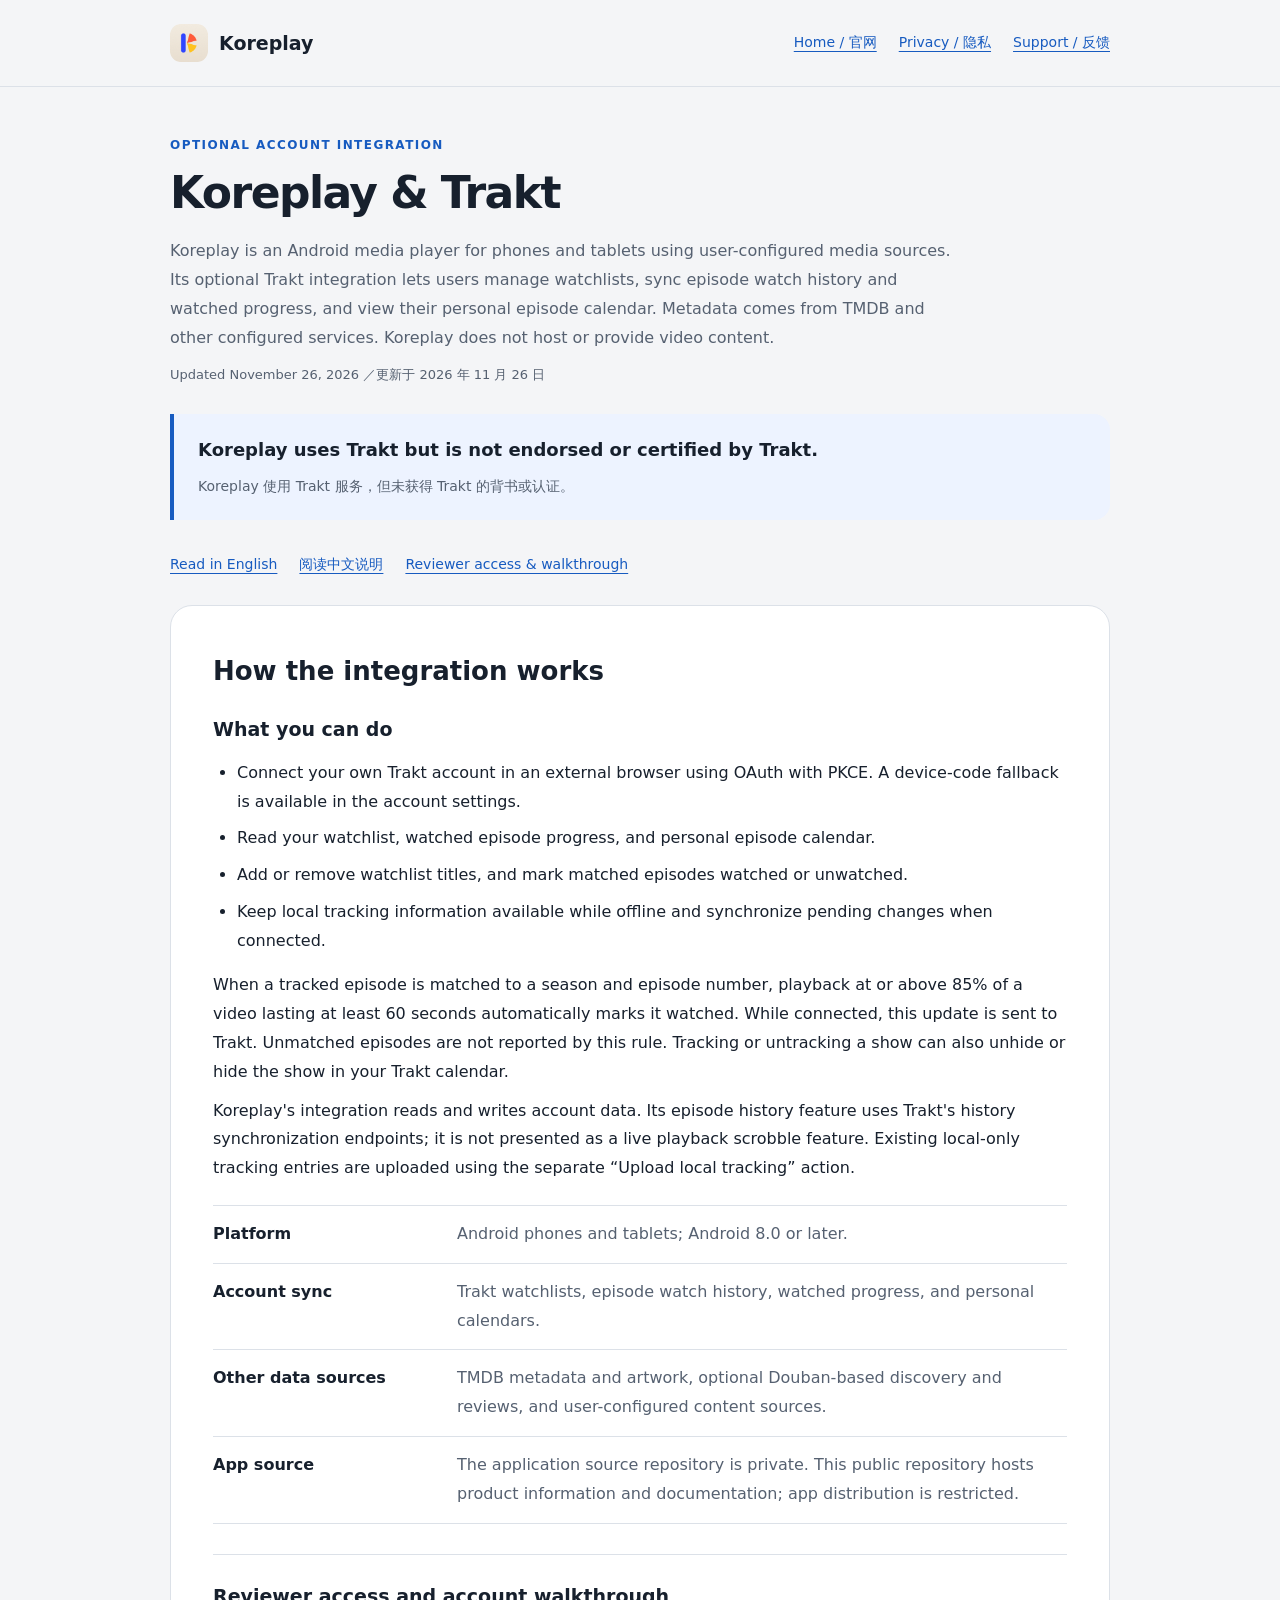
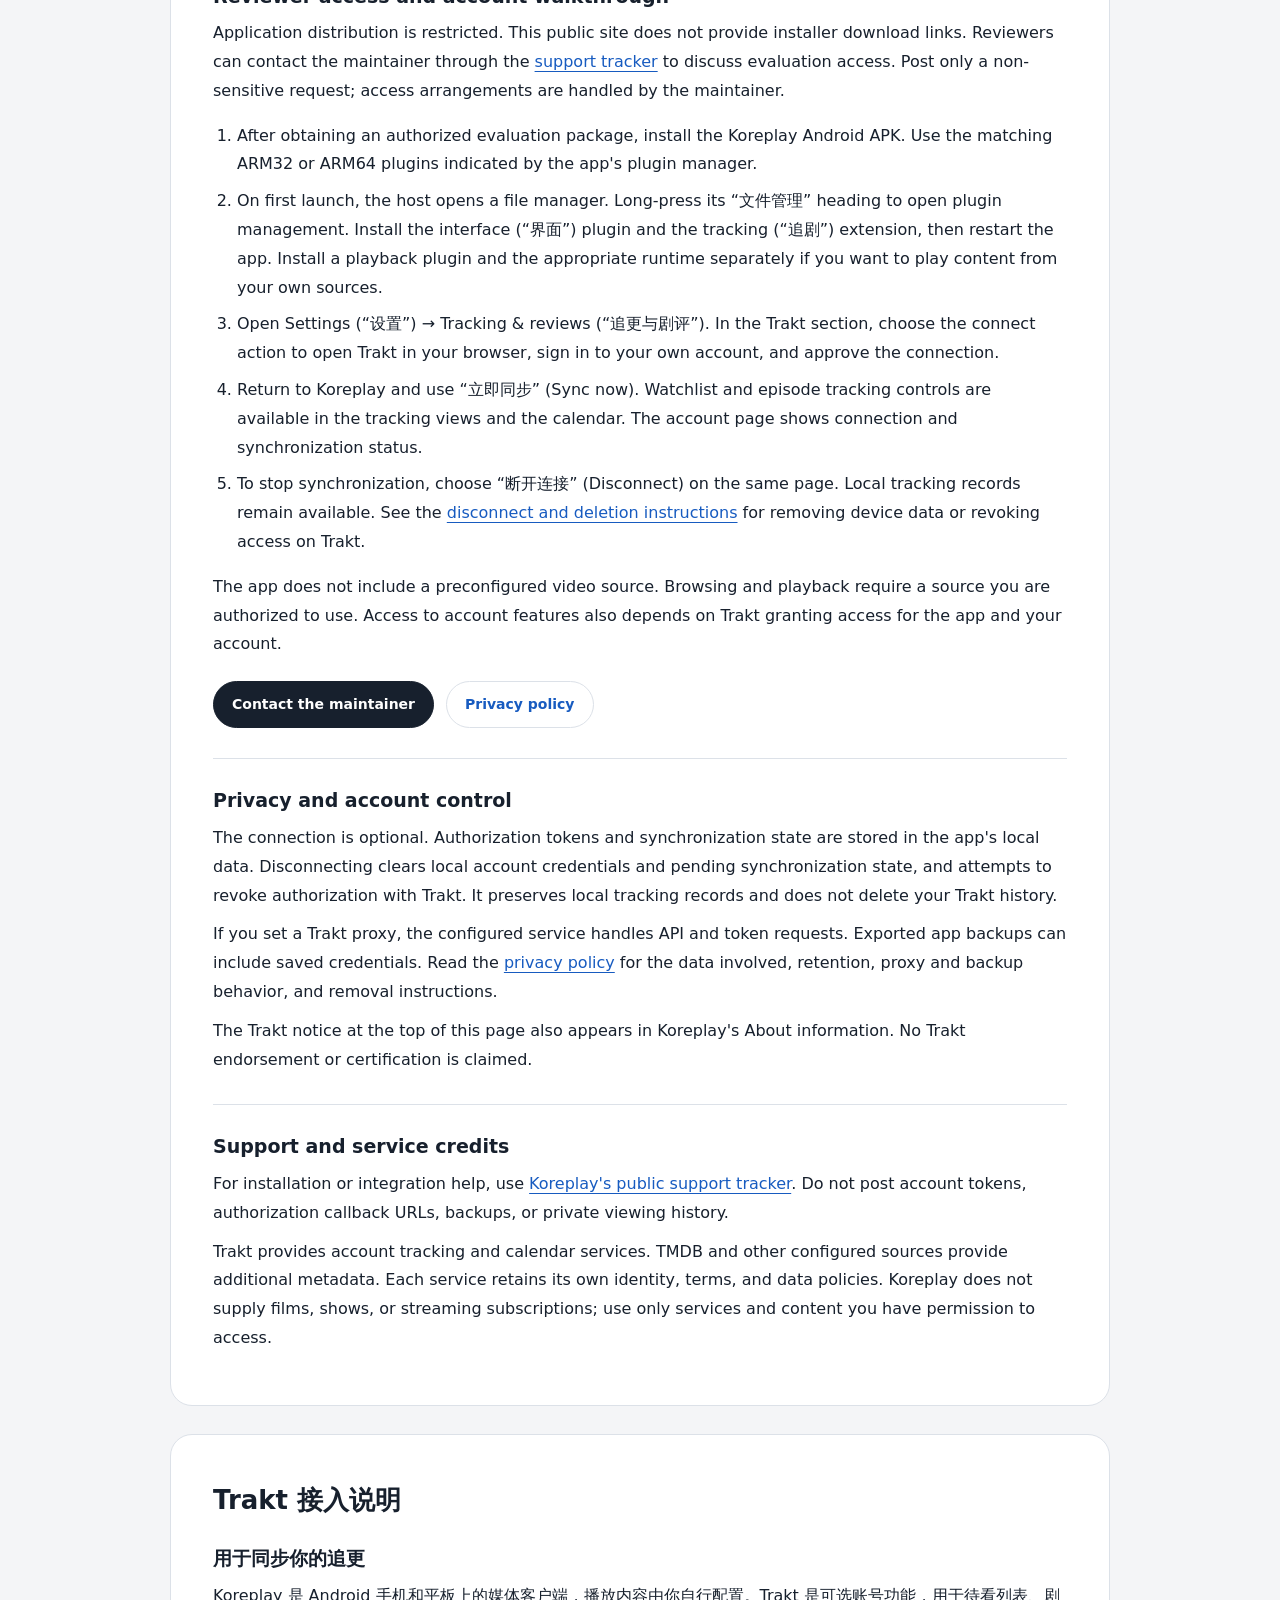
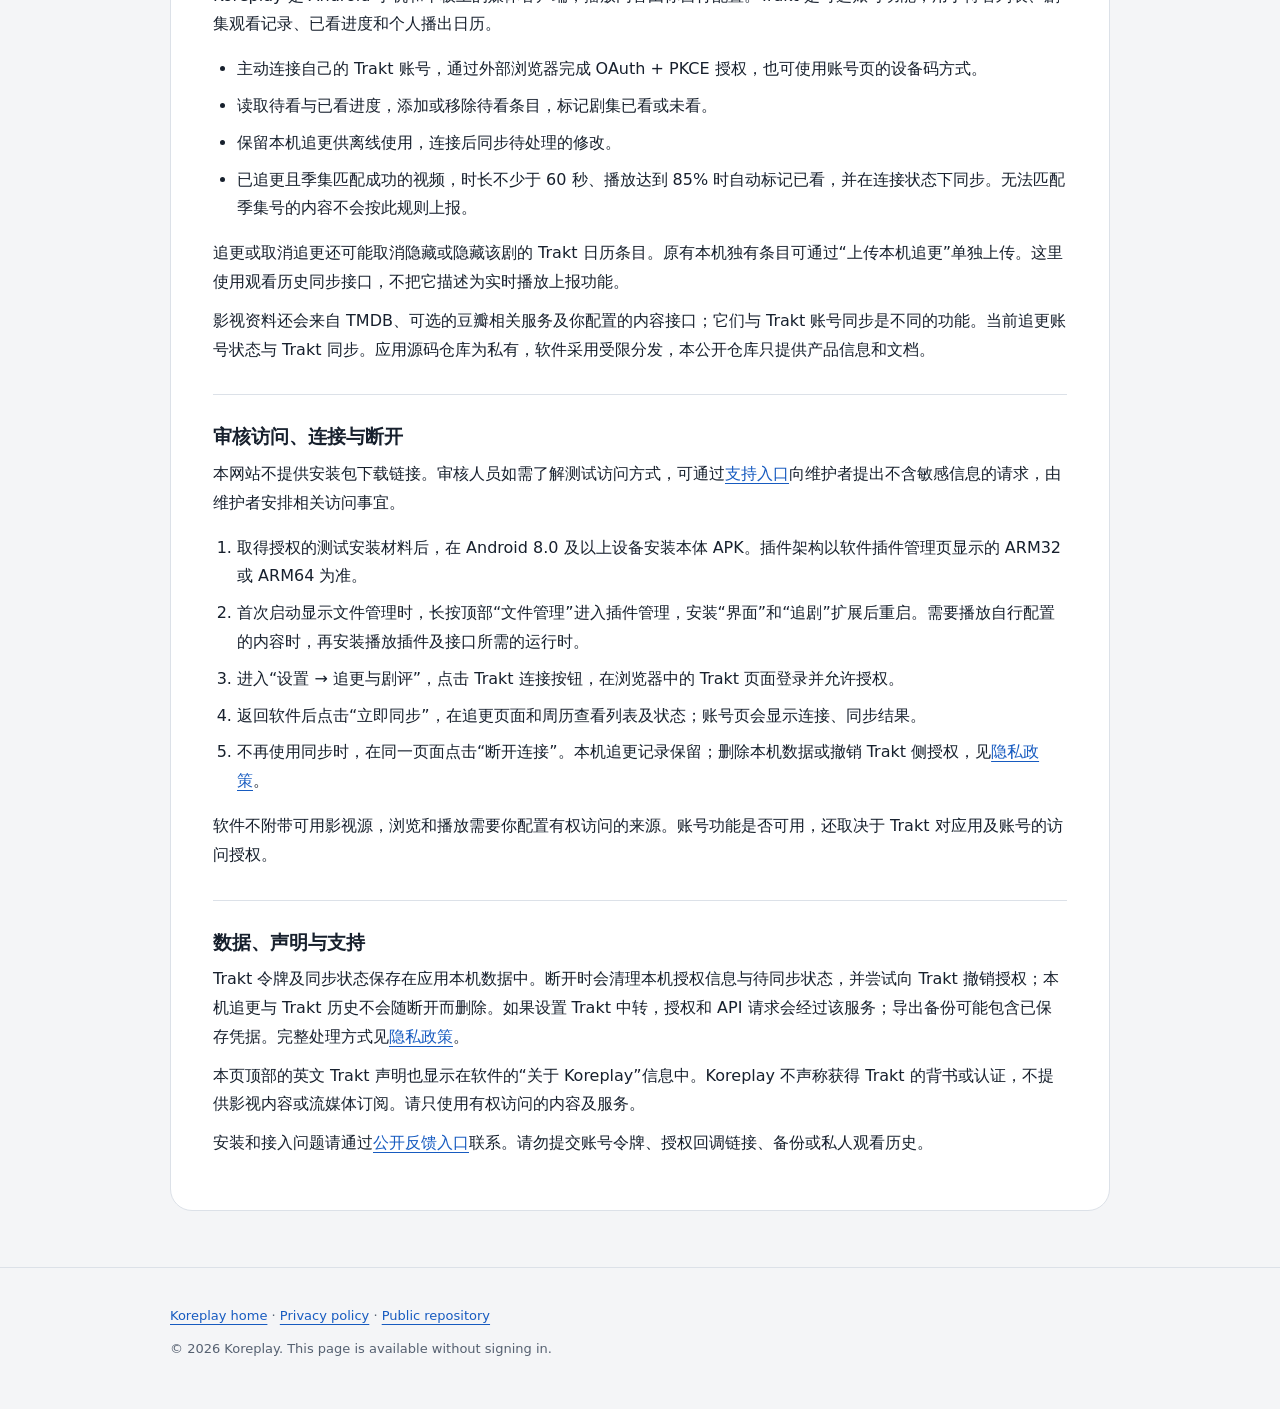
<file: trakt/index.html>
<!doctype html>
<html lang="en">
<head>
  <meta charset="utf-8">
  <meta name="viewport" content="width=device-width, initial-scale=1">
  <meta name="color-scheme" content="light dark">
  <meta name="description" content="How Koreplay uses Trakt for optional watchlists, episode watch history, watched progress, and personal calendars on Android.">
  <meta name="referrer" content="no-referrer">
  <title>Trakt integration · Trakt 接入说明 | Koreplay</title>
  <link rel="canonical" href="https://ingriddaleusag-dotcom.github.io/Koreplay-site/trakt/">
  <link rel="icon" href="../assets/koreplay-app.png" type="image/png">
  <style>
    :root { color-scheme: light dark; --bg: #f4f5f7; --paper: #fff; --ink: #17202d; --muted: #566171; --line: #dce1e8; --accent: #175bc0; --tint: #edf3ff; }
    @media (prefers-color-scheme: dark) { :root { --bg: #111318; --paper: #1a1e26; --ink: #f1f4f8; --muted: #bdc6d4; --line: #363e4b; --accent: #9fc3ff; --tint: #202e45; } }
    * { box-sizing: border-box; }
    html { scroll-behavior: smooth; scroll-padding-top: 24px; }
    body { margin: 0; background: var(--bg); color: var(--ink); font: 16px/1.8 system-ui, -apple-system, "Segoe UI", "PingFang SC", "Microsoft YaHei", sans-serif; }
    a { color: var(--accent); text-underline-offset: 4px; overflow-wrap: anywhere; }
    a:focus-visible { outline: 3px solid var(--accent); outline-offset: 5px; border-radius: 3px; }
    .skip { position: absolute; left: 16px; top: -80px; padding: 8px 14px; background: var(--paper); z-index: 2; }
    .skip:focus { top: 12px; }
    .wrap { width: min(100% - 40px, 940px); margin: 0 auto; }
    header { padding: 24px 0; border-bottom: 1px solid var(--line); }
    .bar { display: flex; align-items: center; justify-content: space-between; flex-wrap: wrap; gap: 18px; }
    .brand { display: inline-flex; align-items: center; gap: 11px; color: var(--ink); font-size: 19px; font-weight: 750; text-decoration: none; }
    .brand img { width: 38px; height: 38px; border-radius: 11px; }
    nav { display: flex; flex-wrap: wrap; gap: 10px 22px; font-size: 14px; }
    main { padding: 48px 0 56px; }
    .eyebrow { margin: 0 0 10px; color: var(--accent); font-size: 12px; font-weight: 750; letter-spacing: .12em; text-transform: uppercase; }
    h1 { margin: 0; font-size: clamp(30px, 5vw, 44px); line-height: 1.2; letter-spacing: -.035em; }
    .intro { max-width: 790px; color: var(--muted); margin: 18px 0 10px; }
    .updated { color: var(--muted); font-size: 13px; }
    .notice { padding: 20px 24px; margin: 28px 0; border-left: 4px solid var(--accent); border-radius: 0 16px 16px 0; background: var(--tint); font-size: 18px; font-weight: 650; }
    .notice p { margin: 0; }
    .notice .translation { margin-top: 8px; font-size: 14px; font-weight: 400; color: var(--muted); }
    .jump { padding: 4px 0 0; }
    article { margin-top: 28px; padding: clamp(22px, 5vw, 42px); background: var(--paper); border: 1px solid var(--line); border-radius: 22px; }
    article > h2 { margin-top: 0; font-size: 26px; }
    section + section { margin-top: 30px; padding-top: 28px; border-top: 1px solid var(--line); }
    h3 { margin: 0 0 10px; font-size: 19px; line-height: 1.4; }
    p { margin: 10px 0; }
    ul, ol { padding-left: 24px; }
    li { margin: 8px 0; }
    dl { display: grid; grid-template-columns: minmax(125px, .8fr) 2fr; margin: 22px 0 0; border-top: 1px solid var(--line); }
    dt, dd { padding: 14px 0; border-bottom: 1px solid var(--line); }
    dt { font-weight: 650; padding-right: 18px; }
    dd { margin: 0; color: var(--muted); }
    .actions { display: flex; flex-wrap: wrap; gap: 12px; margin: 22px 0 0; }
    .button { padding: 10px 18px; background: var(--ink); color: var(--paper); border: 1px solid var(--ink); border-radius: 999px; text-decoration: none; font-size: 14px; font-weight: 650; }
    .button.secondary { background: transparent; color: var(--accent); border-color: var(--line); }
    footer { padding: 26px 0 38px; border-top: 1px solid var(--line); color: var(--muted); font-size: 13px; }
    @media (max-width: 520px) { .wrap { width: min(100% - 28px, 940px); } main { padding-top: 32px; } nav { gap: 8px 16px; } dl { grid-template-columns: 1fr; } dt { border-bottom: 0; padding-bottom: 0; } dd { padding-top: 4px; } }
    @media (prefers-reduced-motion: reduce) { html { scroll-behavior: auto; } }
    @media print { body { background: white; color: black; } header, .jump, footer, .actions { display: none; } .wrap { width: 100%; } article { border: 0; padding: 0; } a { color: inherit; } }
  </style>
</head>
<body>
  <a class="skip" href="#main">Skip to content</a>
  <header><div class="wrap bar">
    <a class="brand" href="../"><img src="../assets/koreplay-app.png" width="38" height="38" alt="">Koreplay</a>
    <nav aria-label="Site navigation"><a href="../">Home / 官网</a><a href="../privacy/">Privacy / 隐私</a><a href="https://github.com/ingriddaleusag-dotcom/Koreplay-site/issues">Support / 反馈</a></nav>
  </div></header>
  <main class="wrap" id="main">
    <p class="eyebrow">Optional account integration</p>
    <h1>Koreplay &amp; Trakt</h1>
    <p class="intro">Koreplay is an Android media player for phones and tablets using user-configured media sources. Its optional Trakt integration lets users manage watchlists, sync episode watch history and watched progress, and view their personal episode calendar. Metadata comes from TMDB and other configured services. Koreplay does not host or provide video content.</p>
    <p class="updated">Updated November 26, 2026 <span lang="zh-CN">／更新于 2026 年 11 月 26 日</span></p>
    <aside class="notice" aria-label="Trakt notice" id="notice"><p>Koreplay uses Trakt but is not endorsed or certified by Trakt.</p><p class="translation" lang="zh-CN">Koreplay 使用 Trakt 服务，但未获得 Trakt 的背书或认证。</p></aside>
    <nav class="jump" aria-label="Page languages"><a href="#english" lang="en">Read in English</a><a href="#chinese" lang="zh-CN">阅读中文说明</a><a href="#install">Reviewer access &amp; walkthrough</a></nav>

    <article id="english" lang="en" aria-labelledby="english-title">
      <h2 id="english-title">How the integration works</h2>
      <section>
        <h3>What you can do</h3>
        <ul>
          <li>Connect your own Trakt account in an external browser using OAuth with PKCE. A device-code fallback is available in the account settings.</li>
          <li>Read your watchlist, watched episode progress, and personal episode calendar.</li>
          <li>Add or remove watchlist titles, and mark matched episodes watched or unwatched.</li>
          <li>Keep local tracking information available while offline and synchronize pending changes when connected.</li>
        </ul>
        <p>When a tracked episode is matched to a season and episode number, playback at or above 85% of a video lasting at least 60 seconds automatically marks it watched. While connected, this update is sent to Trakt. Unmatched episodes are not reported by this rule. Tracking or untracking a show can also unhide or hide the show in your Trakt calendar.</p>
        <p>Koreplay's integration reads and writes account data. Its episode history feature uses Trakt's history synchronization endpoints; it is not presented as a live playback scrobble feature. Existing local-only tracking entries are uploaded using the separate “Upload local tracking” action.</p>
        <dl>
          <dt>Platform</dt><dd>Android phones and tablets; Android 8.0 or later.</dd>
          <dt>Account sync</dt><dd>Trakt watchlists, episode watch history, watched progress, and personal calendars.</dd>
          <dt>Other data sources</dt><dd>TMDB metadata and artwork, optional Douban-based discovery and reviews, and user-configured content sources.</dd>
          <dt>App source</dt><dd>The application source repository is private. This public repository hosts product information and documentation; app distribution is restricted.</dd>
        </dl>
      </section>
      <section id="install">
        <h3>Reviewer access and account walkthrough</h3>
        <p>Application distribution is restricted. This public site does not provide installer download links. Reviewers can contact the maintainer through the <a href="https://github.com/ingriddaleusag-dotcom/Koreplay-site/issues">support tracker</a> to discuss evaluation access. Post only a non-sensitive request; access arrangements are handled by the maintainer.</p>
        <ol>
          <li>After obtaining an authorized evaluation package, install the Koreplay Android APK. Use the matching ARM32 or ARM64 plugins indicated by the app's plugin manager.</li>
          <li>On first launch, the host opens a file manager. Long-press its “文件管理” heading to open plugin management. Install the interface (“界面”) plugin and the tracking (“追剧”) extension, then restart the app. Install a playback plugin and the appropriate runtime separately if you want to play content from your own sources.</li>
          <li>Open Settings (“设置”) → Tracking &amp; reviews (“追更与剧评”). In the Trakt section, choose the connect action to open Trakt in your browser, sign in to your own account, and approve the connection.</li>
          <li>Return to Koreplay and use “立即同步” (Sync now). Watchlist and episode tracking controls are available in the tracking views and the calendar. The account page shows connection and synchronization status.</li>
          <li>To stop synchronization, choose “断开连接” (Disconnect) on the same page. Local tracking records remain available. See the <a href="../privacy/#deletion">disconnect and deletion instructions</a> for removing device data or revoking access on Trakt.</li>
        </ol>
        <p>The app does not include a preconfigured video source. Browsing and playback require a source you are authorized to use. Access to account features also depends on Trakt granting access for the app and your account.</p>
        <div class="actions"><a class="button" href="https://github.com/ingriddaleusag-dotcom/Koreplay-site/issues">Contact the maintainer</a><a class="button secondary" href="../privacy/">Privacy policy</a></div>
      </section>
      <section>
        <h3>Privacy and account control</h3>
        <p>The connection is optional. Authorization tokens and synchronization state are stored in the app's local data. Disconnecting clears local account credentials and pending synchronization state, and attempts to revoke authorization with Trakt. It preserves local tracking records and does not delete your Trakt history.</p>
        <p>If you set a Trakt proxy, the configured service handles API and token requests. Exported app backups can include saved credentials. Read the <a href="../privacy/">privacy policy</a> for the data involved, retention, proxy and backup behavior, and removal instructions.</p>
        <p>The Trakt notice at the top of this page also appears in Koreplay's About information. No Trakt endorsement or certification is claimed.</p>
      </section>
      <section>
        <h3>Support and service credits</h3>
        <p>For installation or integration help, use <a href="https://github.com/ingriddaleusag-dotcom/Koreplay-site/issues">Koreplay's public support tracker</a>. Do not post account tokens, authorization callback URLs, backups, or private viewing history.</p>
        <p>Trakt provides account tracking and calendar services. TMDB and other configured sources provide additional metadata. Each service retains its own identity, terms, and data policies. Koreplay does not supply films, shows, or streaming subscriptions; use only services and content you have permission to access.</p>
      </section>
    </article>

    <article id="chinese" lang="zh-CN" aria-labelledby="chinese-title">
      <h2 id="chinese-title">Trakt 接入说明</h2>
      <section>
        <h3>用于同步你的追更</h3>
        <p>Koreplay 是 Android 手机和平板上的媒体客户端，播放内容由你自行配置。Trakt 是可选账号功能，用于待看列表、剧集观看记录、已看进度和个人播出日历。</p>
        <ul>
          <li>主动连接自己的 Trakt 账号，通过外部浏览器完成 OAuth + PKCE 授权，也可使用账号页的设备码方式。</li>
          <li>读取待看与已看进度，添加或移除待看条目，标记剧集已看或未看。</li>
          <li>保留本机追更供离线使用，连接后同步待处理的修改。</li>
          <li>已追更且季集匹配成功的视频，时长不少于 60 秒、播放达到 85% 时自动标记已看，并在连接状态下同步。无法匹配季集号的内容不会按此规则上报。</li>
        </ul>
        <p>追更或取消追更还可能取消隐藏或隐藏该剧的 Trakt 日历条目。原有本机独有条目可通过“上传本机追更”单独上传。这里使用观看历史同步接口，不把它描述为实时播放上报功能。</p>
        <p>影视资料还会来自 TMDB、可选的豆瓣相关服务及你配置的内容接口；它们与 Trakt 账号同步是不同的功能。当前追更账号状态与 Trakt 同步。应用源码仓库为私有，软件采用受限分发，本公开仓库只提供产品信息和文档。</p>
      </section>
      <section>
        <h3>审核访问、连接与断开</h3>
        <p>本网站不提供安装包下载链接。审核人员如需了解测试访问方式，可通过<a href="https://github.com/ingriddaleusag-dotcom/Koreplay-site/issues">支持入口</a>向维护者提出不含敏感信息的请求，由维护者安排相关访问事宜。</p>
        <ol>
          <li>取得授权的测试安装材料后，在 Android 8.0 及以上设备安装本体 APK。插件架构以软件插件管理页显示的 ARM32 或 ARM64 为准。</li>
          <li>首次启动显示文件管理时，长按顶部“文件管理”进入插件管理，安装“界面”和“追剧”扩展后重启。需要播放自行配置的内容时，再安装播放插件及接口所需的运行时。</li>
          <li>进入“设置 → 追更与剧评”，点击 Trakt 连接按钮，在浏览器中的 Trakt 页面登录并允许授权。</li>
          <li>返回软件后点击“立即同步”，在追更页面和周历查看列表及状态；账号页会显示连接、同步结果。</li>
          <li>不再使用同步时，在同一页面点击“断开连接”。本机追更记录保留；删除本机数据或撤销 Trakt 侧授权，见<a href="../privacy/#chinese">隐私政策</a>。</li>
        </ol>
        <p>软件不附带可用影视源，浏览和播放需要你配置有权访问的来源。账号功能是否可用，还取决于 Trakt 对应用及账号的访问授权。</p>
      </section>
      <section>
        <h3>数据、声明与支持</h3>
        <p>Trakt 令牌及同步状态保存在应用本机数据中。断开时会清理本机授权信息与待同步状态，并尝试向 Trakt 撤销授权；本机追更与 Trakt 历史不会随断开而删除。如果设置 Trakt 中转，授权和 API 请求会经过该服务；导出备份可能包含已保存凭据。完整处理方式见<a href="../privacy/">隐私政策</a>。</p>
        <p>本页顶部的英文 Trakt 声明也显示在软件的“关于 Koreplay”信息中。Koreplay 不声称获得 Trakt 的背书或认证，不提供影视内容或流媒体订阅。请只使用有权访问的内容及服务。</p>
        <p>安装和接入问题请通过<a href="https://github.com/ingriddaleusag-dotcom/Koreplay-site/issues">公开反馈入口</a>联系。请勿提交账号令牌、授权回调链接、备份或私人观看历史。</p>
      </section>
    </article>
  </main>
  <footer><div class="wrap"><p><a href="../">Koreplay home</a> · <a href="../privacy/">Privacy policy</a> · <a href="https://github.com/ingriddaleusag-dotcom/Koreplay-site">Public repository</a></p><p>© 2026 Koreplay. This page is available without signing in.</p></div></footer>
</body>
</html>
</file>
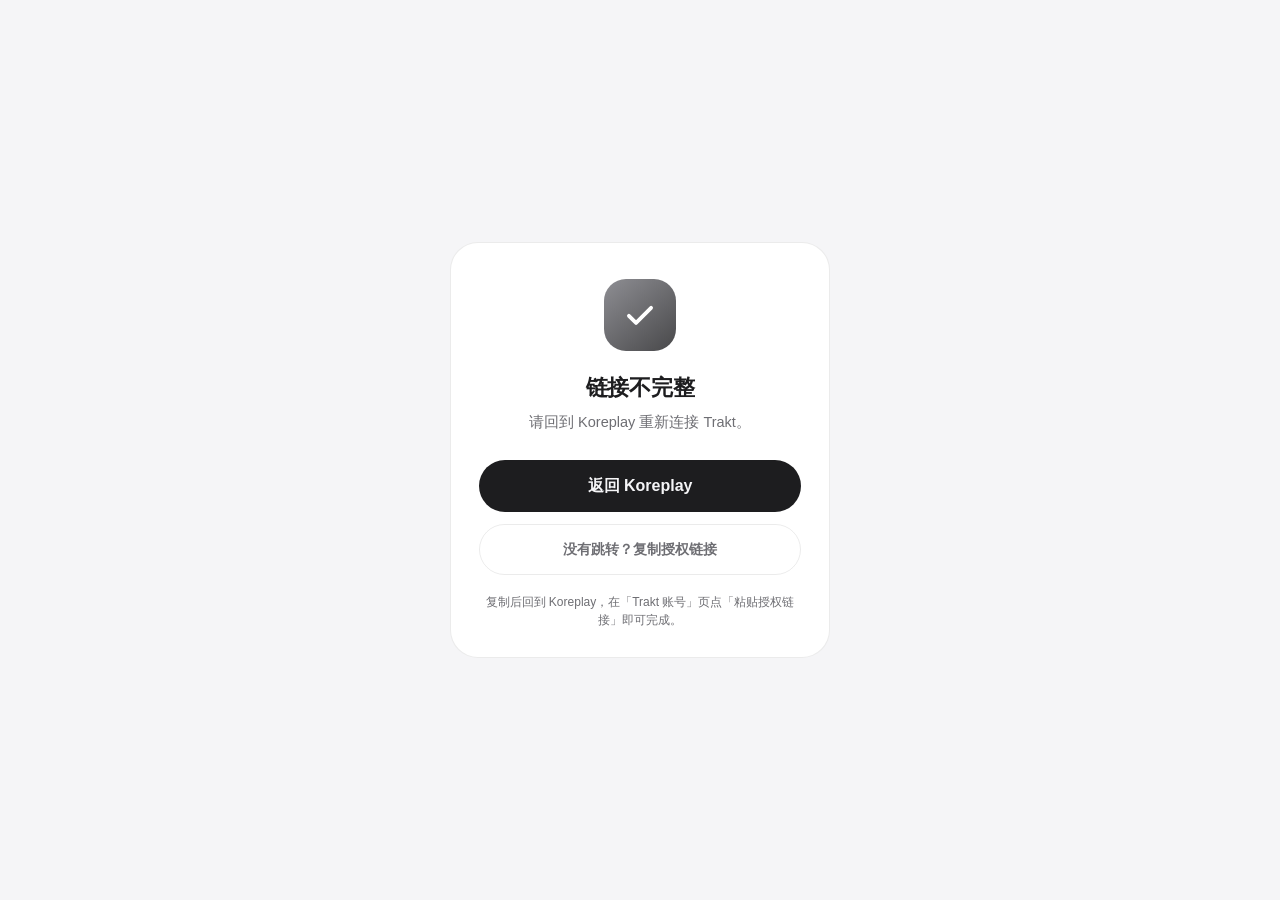
<file: trakt/callback/index.html>
<!doctype html>
<html lang="zh-CN">
<head>
  <meta charset="utf-8">
  <meta name="viewport" content="width=device-width, initial-scale=1, viewport-fit=cover">
  <meta name="robots" content="noindex">
  <meta name="referrer" content="no-referrer">
  <title>返回 Koreplay</title>
  <style>
    :root { color-scheme: light dark; --bg: #f5f5f7; --card: #fff; --text: #1d1d1f; --muted: #6e6e73; --line: rgba(0,0,0,.08); --accent: #ed1c24; }
    @media (prefers-color-scheme: dark) { :root { --bg: #000; --card: #1c1c1e; --text: #f5f5f7; --muted: #98989d; --line: rgba(255,255,255,.1); } }
    * { box-sizing: border-box; }
    body { margin: 0; min-height: 100vh; display: grid; place-items: center; padding: 24px; background: var(--bg); color: var(--text);
      font: 16px/1.5 -apple-system, BlinkMacSystemFont, "PingFang SC", "Microsoft YaHei", "Noto Sans SC", sans-serif; }
    main { width: 100%; max-width: 380px; background: var(--card); border: 1px solid var(--line); border-radius: 28px; padding: 36px 28px 28px; text-align: center; }
    .mark { width: 72px; height: 72px; margin: 0 auto 20px; border-radius: 22px; display: grid; place-items: center;
      background: linear-gradient(140deg, #ff4d55, #9f0f2f); box-shadow: 0 12px 28px rgba(237,28,36,.32); }
    .mark svg { width: 38px; height: 38px; }
    h1 { margin: 0 0 8px; font-size: 22px; font-weight: 800; letter-spacing: -.2px; }
    p { margin: 0; color: var(--muted); font-size: 14.5px; }
    .btn { display: block; width: 100%; margin-top: 26px; padding: 14px 18px; border: 0; border-radius: 999px; font: inherit; font-weight: 700;
      background: var(--text); color: var(--bg); text-decoration: none; cursor: pointer; }
    .ghost { margin-top: 12px; background: transparent; color: var(--muted); border: 1px solid var(--line); font-weight: 600; font-size: 14px; }
    .err .mark { background: linear-gradient(140deg, #8e8e93, #48484a); box-shadow: none; }
    small { display: block; margin-top: 18px; color: var(--muted); font-size: 12px; }
  </style>
</head>
<body>
  <main id="card">
    <div class="mark" aria-hidden="true">
      <svg viewBox="0 0 24 24" fill="none" stroke="#fff" stroke-width="2.4" stroke-linecap="round" stroke-linejoin="round"><path d="M5 12.5l4.5 4.5L19 7.5"/></svg>
    </div>
    <h1 id="title">授权成功</h1>
    <p id="message">正在返回 Koreplay…</p>
    <a class="btn" id="open" href="#">返回 Koreplay</a>
    <button class="btn ghost" id="copy" type="button">没有跳转？复制授权链接</button>
    <small>复制后回到 Koreplay，在「Trakt 账号」页点「粘贴授权链接」即可完成。</small>
  </main>
  <script>
    (function () {
      var query = location.search.replace(/^\?/, '');
      var params = new URLSearchParams(query);
      var state = params.get('state') || '';
      var error = params.get('error');
      // state 前缀 kd. = debug 包，其余是正式包
      var debug = state.indexOf('kd.') === 0;
      var scheme = debug ? 'koreplay-debug' : 'koreplay';
      var pkg = debug ? 'com.koreplay.mobile.debug' : 'com.koreplay.mobile';
      var target = scheme + '://trakt/callback?' + query;
      var android = /Android/i.test(navigator.userAgent);
      var link = android ? 'intent://trakt/callback?' + query + '#Intent;scheme=' + scheme + ';package=' + pkg + ';end' : target;

      if (error) {
        document.getElementById('card').className = 'err';
        document.getElementById('title').textContent = error === 'access_denied' ? '已取消授权' : '授权没有完成';
        document.getElementById('message').textContent = params.get('error_description') || '回到 Koreplay 重新连接即可。';
      } else if (!params.get('code')) {
        document.getElementById('card').className = 'err';
        document.getElementById('title').textContent = '链接不完整';
        document.getElementById('message').textContent = '请回到 Koreplay 重新连接 Trakt。';
      }

      var open = document.getElementById('open');
      open.href = link;
      document.getElementById('copy').addEventListener('click', function () {
        var text = location.href;
        var done = function () { document.getElementById('copy').textContent = '已复制，回到 Koreplay 粘贴'; };
        if (navigator.clipboard && navigator.clipboard.writeText) {
          navigator.clipboard.writeText(text).then(done, function () { window.prompt('复制这个链接', text); });
        } else {
          window.prompt('复制这个链接', text);
        }
      });
      // 自动跳一次；被浏览器拦下时用户点按钮
      if (query) setTimeout(function () { location.href = link; }, 120);
    })();
  </script>
</body>
</html>
</file>
<file: styles.css>
/* Core shell: boot screen, theme dock, toast, theme transition. Themes style everything else. */

* { box-sizing: border-box; }

html {
  -webkit-text-size-adjust: 100%;
  text-size-adjust: 100%;
}

body {
  margin: 0;
  min-height: 100vh;
  font-family: "HarmonyOS Sans SC", "MiSans", "PingFang SC", "Hiragino Sans GB", "Microsoft YaHei UI", "Microsoft YaHei", system-ui, -apple-system, "Segoe UI", sans-serif;
  -webkit-font-smoothing: antialiased;
}

.theme-root { min-height: 100vh; }

.core-info {
  position: relative;
  z-index: 2;
  padding: 28px 24px 100px;
  border-top: 1px solid rgba(127, 127, 127, .22);
  background: #f3f4f6;
  color: #495266;
  font-size: 13px;
  line-height: 1.7;
  text-align: center;
}
.core-info nav { display: flex; flex-wrap: wrap; justify-content: center; gap: 10px 24px; }
.core-info a { color: inherit; text-underline-offset: 4px; }
.core-info p { margin: 14px 0 0; }
html[data-scheme="dark"] .core-info { background: #10131b; color: #bac2d0; }

.core-skip {
  position: fixed;
  left: 16px;
  top: -80px;
  z-index: 1000;
  padding: 10px 16px;
  border-radius: 10px;
  background: #111827;
  color: #fff;
  font-size: 14px;
  text-decoration: none;
}
.core-skip:focus { top: 12px; }

.core-boot {
  position: fixed;
  inset: 0;
  display: grid;
  place-items: center;
}
.core-boot img {
  border-radius: 14px;
  animation: core-breathe 1.4s ease-in-out infinite;
}
@keyframes core-breathe {
  50% { transform: scale(.92); opacity: .6; }
}

.core-noscript {
  max-width: 560px;
  margin: 80px auto;
  padding: 0 24px;
  color: #1f2937;
  line-height: 1.7;
}

/* ---------- theme dock ---------- */

.core-dock {
  --dock-bg: rgba(20, 22, 30, .78);
  --dock-ink: #f5f6f8;
  --dock-muted: rgba(245, 246, 248, .62);
  --dock-line: rgba(255, 255, 255, .12);
  --dock-hover: rgba(255, 255, 255, .08);
  position: fixed;
  right: calc(20px + env(safe-area-inset-right));
  bottom: calc(20px + env(safe-area-inset-bottom) + var(--dock-lift, 0px));
  z-index: 900;
  display: flex;
  flex-direction: column;
  align-items: flex-end;
  gap: 10px;
  font-family: "HarmonyOS Sans SC", "MiSans", "PingFang SC", "Microsoft YaHei UI", "Microsoft YaHei", system-ui, sans-serif;
  transition: bottom .3s ease;
}
html[data-scheme="light"] .core-dock {
  --dock-bg: rgba(255, 255, 255, .82);
  --dock-ink: #111827;
  --dock-muted: rgba(17, 24, 39, .58);
  --dock-line: rgba(17, 24, 39, .1);
  --dock-hover: rgba(17, 24, 39, .05);
}

.core-dock-toggle {
  display: inline-flex;
  align-items: center;
  gap: 8px;
  height: 46px;
  padding: 0 18px 0 14px;
  border: 1px solid var(--dock-line);
  border-radius: 999px;
  background: var(--dock-bg);
  color: var(--dock-ink);
  font: inherit;
  font-size: 14px;
  font-weight: 600;
  cursor: pointer;
  backdrop-filter: blur(20px) saturate(160%);
  -webkit-backdrop-filter: blur(20px) saturate(160%);
  box-shadow: 0 10px 30px -10px rgba(0, 0, 0, .45);
  transition: transform .2s cubic-bezier(.2, .8, .2, 1);
}
.core-dock-toggle:hover { transform: translateY(-2px); }
.core-dock-toggle:focus-visible,
.core-theme-option:focus-visible { outline: 2px solid #8ab4ff; outline-offset: 2px; }
.core-dock-icon { width: 20px; height: 20px; transition: transform .5s cubic-bezier(.2, .8, .2, 1); }
.core-dock.is-open .core-dock-icon { transform: rotate(-120deg); }

/* First-visit hint: rotating colour ring on the button plus a bubble that cycles through themes. */
.core-dock-toggle { position: relative; isolation: isolate; }
.core-dock.is-hinting .core-dock-toggle::before {
  content: "";
  position: absolute;
  inset: -3px;
  z-index: -1;
  border-radius: inherit;
  background: conic-gradient(from var(--hint-angle), var(--hint-stops));
  animation: core-spin 2.4s linear infinite;
}
.core-dock.is-hinting .core-dock-toggle::after {
  content: "";
  position: absolute;
  inset: -3px;
  z-index: -2;
  border-radius: inherit;
  background: conic-gradient(from var(--hint-angle), var(--hint-stops));
  filter: blur(14px);
  opacity: .7;
  animation: core-spin 2.4s linear infinite, core-glow 1.6s ease-in-out infinite alternate;
}
.core-dock.is-hinting .core-dock-icon { animation: core-wiggle 2.4s ease-in-out infinite; }
@property --hint-angle { syntax: "<angle>"; inherits: false; initial-value: 0deg; }
@keyframes core-spin { to { --hint-angle: 360deg; } }
@keyframes core-glow { from { opacity: .35; transform: scale(.96); } to { opacity: .85; transform: scale(1.12); } }
@keyframes core-wiggle {
  0%, 70%, 100% { transform: rotate(0); }
  76% { transform: rotate(-18deg); }
  84% { transform: rotate(14deg); }
  92% { transform: rotate(-8deg); }
}

/* Centred theme hint, shown on every page load */
.core-hint-layer {
  --hint-accent: #8ab4ff;
  position: fixed;
  inset: 0;
  z-index: 960;
  display: grid;
  place-items: center;
  padding: 24px;
  font-family: "HarmonyOS Sans SC", "MiSans", "PingFang SC", "Microsoft YaHei UI", "Microsoft YaHei", system-ui, sans-serif;
}
.core-hint-layer[hidden] { display: none; }
.core-hint-backdrop {
  position: absolute;
  inset: 0;
  background: radial-gradient(60% 60% at 50% 50%, rgba(10, 12, 20, .35), rgba(10, 12, 20, .62));
  backdrop-filter: blur(6px) saturate(120%);
  -webkit-backdrop-filter: blur(6px) saturate(120%);
  animation: core-fade .4s ease both;
}
.core-hint-layer.is-leaving .core-hint-backdrop { animation: core-fade-out .5s ease forwards; }
@keyframes core-fade { from { opacity: 0; } }
@keyframes core-fade-out { to { opacity: 0; } }

.core-hint-card {
  --dock-bg: rgba(255, 255, 255, .9);
  --dock-ink: #111827;
  --dock-muted: rgba(17, 24, 39, .58);
  --dock-line: rgba(17, 24, 39, .1);
  --dock-hover: rgba(17, 24, 39, .05);
  position: relative;
  width: min(560px, 100%);
  padding: 30px 30px 24px;
  overflow: hidden;
  border-radius: 28px;
  background: var(--dock-bg);
  color: var(--dock-ink);
  box-shadow: 0 0 0 1px var(--dock-line), 0 40px 120px -30px rgba(0, 0, 0, .65), 0 0 90px -30px var(--hint-accent);
  backdrop-filter: blur(28px) saturate(160%);
  -webkit-backdrop-filter: blur(28px) saturate(160%);
  animation: core-card-in .7s cubic-bezier(.2, .9, .2, 1.15) both;
  transition: box-shadow .5s ease;
  isolation: isolate;
  will-change: transform, opacity;
}
html[data-scheme="dark"] .core-hint-card {
  --dock-bg: rgba(22, 24, 34, .88);
  --dock-ink: #f5f6f8;
  --dock-muted: rgba(245, 246, 248, .62);
  --dock-line: rgba(255, 255, 255, .12);
  --dock-hover: rgba(255, 255, 255, .08);
}
/* A slow colour wash behind the content, tinted by the theme being previewed */
.core-hint-card::before {
  content: "";
  position: absolute;
  inset: -40% -20% auto;
  height: 120%;
  z-index: -1;
  background: radial-gradient(50% 50% at 50% 50%, color-mix(in srgb, var(--hint-accent) 32%, transparent), transparent 70%);
  animation: core-wash 6s ease-in-out infinite alternate;
  pointer-events: none;
}
@keyframes core-wash { to { transform: translate(8%, 6%) scale(1.1); } }
@keyframes core-card-in { from { opacity: 0; transform: translateY(26px) scale(.92); } }

.core-hint-close {
  position: absolute;
  top: 16px;
  right: 16px;
  display: grid;
  place-items: center;
  width: 34px;
  height: 34px;
  padding: 0;
  border: 0;
  border-radius: 50%;
  background: var(--dock-hover);
  color: var(--dock-muted);
  cursor: pointer;
}
.core-hint-close:hover { color: var(--dock-ink); }
.core-hint-close .icon { width: 16px; height: 16px; }

.core-hint-kicker {
  display: inline-flex;
  align-items: center;
  gap: 8px;
  margin: 0;
  padding: 5px 12px 5px 8px;
  border-radius: 999px;
  background: color-mix(in srgb, var(--hint-accent) 16%, transparent);
  color: color-mix(in srgb, var(--hint-accent) 70%, var(--dock-ink));
  font-size: 13px;
  font-weight: 700;
  transition: background-color .5s ease, color .5s ease;
}
.core-hint-kicker .icon { width: 18px; height: 18px; animation: core-wiggle 2.4s ease-in-out infinite; }
.core-hint-title { margin: 14px 0 0; font-size: clamp(22px, 4vw, 28px); line-height: 1.25; font-weight: 800; letter-spacing: -.01em; }
.core-hint-line { display: grid; gap: 2px; min-height: 48px; margin: 10px 0 18px; }
.core-hint-name { color: color-mix(in srgb, var(--hint-accent) 75%, var(--dock-ink)); font-size: 16px; transition: color .4s ease; }
.core-hint-desc { color: var(--dock-muted); font-size: 14px; line-height: 1.55; }

.core-hint-grid { display: grid; grid-template-columns: repeat(4, minmax(0, 1fr)); gap: 10px; }
.core-hint-tile {
  position: relative;
  display: grid;
  gap: 8px;
  padding: 8px 8px 10px;
  border: 0;
  border-radius: 16px;
  background: var(--dock-hover);
  color: inherit;
  font: inherit;
  text-align: left;
  cursor: pointer;
  animation: core-tile-in .5s cubic-bezier(.2, .9, .3, 1.3) both;
  animation-delay: calc(.18s + var(--i) * 45ms);
  transition: transform .25s cubic-bezier(.3, 1.6, .5, 1), box-shadow .25s ease, background-color .25s ease;
}
@keyframes core-tile-in { from { opacity: 0; transform: translateY(12px) scale(.9); } }
.core-hint-swatch {
  position: relative;
  display: block;
  height: 54px;
  overflow: hidden;
  border-radius: 11px;
  background: var(--hc-a);
  box-shadow: inset 0 0 0 1px var(--dock-line);
}
.core-hint-swatch i { position: absolute; border-radius: 50%; }
.core-hint-swatch i:nth-child(1) { width: 34px; height: 34px; left: 10%; top: 18%; background: var(--hc-b); }
.core-hint-swatch i:nth-child(2) { width: 18px; height: 18px; right: 12%; bottom: 14%; background: var(--hc-c); }
.core-hint-swatch i:nth-child(3) { inset: auto 0 0; height: 30%; border-radius: 0; background: linear-gradient(90deg, transparent, color-mix(in srgb, var(--hc-c) 30%, transparent)); }
.core-hint-tile-name { padding-left: 2px; font-size: 13px; font-weight: 700; }
.core-hint-tag {
  position: absolute;
  top: 12px;
  left: 12px;
  display: none;
  padding: 1px 7px;
  border-radius: 999px;
  background: rgba(0, 0, 0, .55);
  color: #fff;
  font-size: 10.5px;
  font-weight: 700;
}
.core-hint-tile.is-current .core-hint-tag { display: block; }
.core-hint-tile:hover, .core-hint-tile.is-on {
  transform: translateY(-4px);
  background: color-mix(in srgb, var(--hc-c) 14%, var(--dock-hover));
  box-shadow: 0 0 0 2px var(--hc-c), 0 14px 30px -14px var(--hc-c);
}
.core-hint-tile:focus-visible { outline: 2px solid #8ab4ff; outline-offset: 2px; }

.core-hint-actions { display: flex; flex-wrap: wrap; align-items: center; gap: 12px 16px; margin-top: 22px; }
.core-hint-primary {
  height: 44px;
  padding: 0 20px;
  border: 0;
  border-radius: 999px;
  background: var(--dock-ink);
  color: var(--dock-bg);
  font: inherit;
  font-size: 14.5px;
  font-weight: 700;
  cursor: pointer;
}
.core-hint-primary:focus-visible { outline: 2px solid #8ab4ff; outline-offset: 3px; }
.core-hint-foot { color: var(--dock-muted); font-size: 13px; }

/* Countdown bar along the bottom edge; pauses while the pointer is on the card */
.core-hint-timer { position: absolute; left: 0; right: 0; bottom: 0; height: 3px; background: var(--dock-line); }
.core-hint-timer i {
  display: block;
  height: 100%;
  background: var(--hint-accent);
  transform-origin: left;
  animation: core-countdown var(--hint-ms) linear forwards;
  transition: background-color .4s ease;
}
.core-hint-layer.is-paused .core-hint-timer i { animation-play-state: paused; }
.core-hint-layer.is-sticky .core-hint-timer { display: none; }
@keyframes core-countdown { to { transform: scaleX(0); } }

/* The theme button bumps when the card lands in it */
.core-dock-toggle.is-landed { animation: core-land .6s cubic-bezier(.3, 1.8, .5, 1); }
@keyframes core-land { 30% { transform: scale(1.22); } 60% { transform: scale(.94); } }

@media (max-width: 680px) {
  .core-hint-layer { padding: 16px; }
  .core-hint-card { padding: 24px 18px 20px; border-radius: 24px; }
  .core-hint-grid { gap: 7px; }
  .core-hint-tile { padding: 6px 6px 8px; border-radius: 13px; }
  .core-hint-swatch { height: 40px; border-radius: 9px; }
  .core-hint-swatch i:nth-child(1) { width: 24px; height: 24px; }
  .core-hint-swatch i:nth-child(2) { width: 12px; height: 12px; }
  .core-hint-tile-name { padding: 0; font-size: 11.5px; text-align: center; }
  .core-hint-tag { top: 8px; left: 8px; font-size: 9.5px; }
  .core-hint-actions { flex-direction: column; align-items: stretch; text-align: center; }
}

@media (prefers-reduced-motion: reduce) {
  .core-hint-card, .core-hint-card::before, .core-hint-backdrop, .core-hint-tile, .core-hint-kicker .icon, .core-dock-toggle.is-landed { animation: none; }
  .core-hint-tile { transition: none; }
  .core-hint-timer i { animation-duration: var(--hint-ms); }
}


.core-theme-panel {
  width: min(340px, calc(100vw - 40px));
  padding: 14px;
  border: 1px solid var(--dock-line);
  border-radius: 22px;
  background: var(--dock-bg);
  color: var(--dock-ink);
  backdrop-filter: blur(24px) saturate(160%);
  -webkit-backdrop-filter: blur(24px) saturate(160%);
  box-shadow: 0 24px 60px -20px rgba(0, 0, 0, .55);
  transform-origin: bottom right;
  animation: core-pop .32s cubic-bezier(.2, .9, .25, 1.15);
}
.core-theme-panel[hidden] { display: none; }
@keyframes core-pop {
  from { opacity: 0; transform: translateY(10px) scale(.94); }
}

.core-theme-head {
  display: flex;
  align-items: baseline;
  justify-content: space-between;
  padding: 4px 8px 10px;
}
.core-theme-head p { margin: 0; font-size: 15px; font-weight: 700; }
.core-theme-head span { color: var(--dock-muted); font-size: 12px; }

.core-theme-list { display: grid; gap: 4px; }

.core-theme-option {
  display: grid;
  grid-template-columns: 44px minmax(0, 1fr) 18px;
  align-items: center;
  gap: 12px;
  width: 100%;
  padding: 8px;
  border: 0;
  border-radius: 14px;
  background: transparent;
  color: inherit;
  font: inherit;
  text-align: left;
  cursor: pointer;
  transition: background-color .15s ease;
}
.core-theme-option:hover { background: var(--dock-hover); }
.core-theme-option.is-active { background: var(--dock-hover); }

.core-theme-swatch {
  position: relative;
  width: 44px;
  height: 44px;
  border-radius: 12px;
  overflow: hidden;
  background: var(--a);
  box-shadow: inset 0 0 0 1px var(--dock-line);
}
.core-theme-swatch::before,
.core-theme-swatch::after {
  content: "";
  position: absolute;
  border-radius: 50%;
}
.core-theme-swatch::before { width: 26px; height: 26px; left: 6px; top: 9px; background: var(--b); }
.core-theme-swatch::after { width: 14px; height: 14px; right: 6px; bottom: 6px; background: var(--c); }

.core-theme-text { display: grid; min-width: 0; }
.core-theme-text b { font-size: 14px; line-height: 1.4; }
.core-theme-text small {
  color: var(--dock-muted);
  font-size: 12px;
  line-height: 1.45;
  white-space: nowrap;
  overflow: hidden;
  text-overflow: ellipsis;
}

.core-theme-check { width: 18px; height: 18px; opacity: 0; }
.core-theme-option.is-active .core-theme-check { opacity: 1; }

.core-theme-hint {
  margin: 10px 8px 4px;
  color: var(--dock-muted);
  font-size: 12px;
  line-height: 1.6;
}

/* ---------- toast ---------- */

.core-toast {
  position: fixed;
  left: 50%;
  bottom: calc(84px + env(safe-area-inset-bottom));
  z-index: 950;
  padding: 10px 18px;
  border-radius: 999px;
  background: rgba(17, 24, 39, .92);
  color: #fff;
  font-size: 14px;
  opacity: 0;
  transform: translate(-50%, 12px);
  transition: opacity .2s ease, transform .2s ease;
  pointer-events: none;
}
.core-toast.is-visible { opacity: 1; transform: translate(-50%, 0); }

/* ---------- theme transition ---------- */

::view-transition-old(root),
::view-transition-new(root) {
  animation: none;
  mix-blend-mode: normal;
}
::view-transition-new(root) { z-index: 2; }

@media (max-width: 680px) {
  .core-dock-label { display: none; }
  .core-dock-toggle { width: 46px; padding: 0; justify-content: center; }
}

@media (prefers-reduced-motion: reduce) {
  .core-boot img,
  .core-theme-panel,
  .core-dock.is-hinting .core-dock-icon,
  .core-dock.is-hinting .core-dock-toggle::before,
  .core-dock.is-hinting .core-dock-toggle::after { animation: none; }
  .core-dock-icon, .core-dock-toggle { transition: none; }
}
</file>
<file: themes/gallery.css>
/* Product screens shared by all themes.
   App palette (mobile 1.0.3): canvas #F2F4F8, white cards, ink #14141A, accent 钴蓝 #2F45FF.
   The player chrome follows the app's 影院 controls: glass capsules, centre transport, thick
   scrubber with intro/outro marks. The bottom bar is the default 悬浮胶囊 + 液态玻璃 + 滑动镜片.
   Layouts: .gx-layout-stage (list + device), .gx-layout-coverflow (3D carousel), .gx-layout-strip (film strip).
   Variants: .gx--<theme> retunes the site chrome around the devices; the screens keep the app's colours. */

.gx {
  --gx-ink: inherit;
  --gx-muted: color-mix(in srgb, currentColor 58%, transparent);
  --gx-line: color-mix(in srgb, currentColor 14%, transparent);
  --gx-frame: #0d0f14;
  --gx-panel: color-mix(in srgb, currentColor 5%, transparent);
  --gx-active: #2f45ff;
  --gx-active-ink: #fff;
  --gx-new: #2f45ff;
  /* inside the phone */
  --app-a: #2f45ff;
  --app-soft: #e2e6ff;
  --app-deep: #141f8a;
  --app-ink: #14141a;
  --app-ink2: #55555f;
  --app-ink3: #8e8e99;
  --app-canvas: #f2f4f8;
  --app-line: #e1e4ec;
  --app-sk: #e4e8ef;
  width: min(1240px, calc(100% - 48px));
  margin-inline: auto;
  padding-top: 120px;
}

.gx-head { display: flex; align-items: flex-end; justify-content: space-between; gap: 32px; margin-bottom: 40px; }
.gx-head h2 { margin: 0; font-size: clamp(28px, 3.4vw, 44px); line-height: 1.2; font-weight: 800; letter-spacing: -.02em; }
.gx-head p { max-width: 38em; margin: 12px 0 0; color: var(--gx-muted); font-size: 15.5px; line-height: 1.7; }
.gx-head-meta { display: flex; flex: none; gap: 8px; margin: 0; padding: 0; list-style: none; }
.gx-head-meta li { display: grid; gap: 2px; min-width: 76px; padding: 10px 14px; border-radius: 14px; background: var(--gx-panel); box-shadow: inset 0 0 0 1px var(--gx-line); }
.gx-head-meta b { font-size: 18px; line-height: 1.2; font-variant-numeric: tabular-nums; }
.gx-head-meta span { color: var(--gx-muted); font-size: 12px; }
.gx-head-meta li.is-new b { color: var(--gx-new); }

.gx-new {
  display: inline-grid;
  place-items: center;
  height: 17px;
  margin-left: 7px;
  padding: 0 6px;
  border-radius: 6px;
  background: var(--gx-new);
  color: #fff;
  font: 700 10.5px/1 system-ui, sans-serif;
  font-style: normal;
  vertical-align: 2px;
}

/* ================================================================ device */

.gx-fit {
  --s: 1;
  position: relative;
  flex: none;
  width: calc(var(--bw) * var(--s) * 1px + 18px * var(--s));
  height: calc(var(--bh) * var(--s) * 1px + 18px * var(--s));
}
.gx-device {
  position: absolute;
  left: 0;
  top: 0;
  width: calc(var(--bw) * 1px + 18px);
  height: calc(var(--bh) * 1px + 18px);
  padding: 9px;
  border-radius: 40px;
  background: var(--gx-frame);
  box-shadow: 0 0 0 1px rgba(255, 255, 255, .08) inset, 0 0 0 2.5px rgba(0, 0, 0, .06), 0 44px 80px -36px rgba(10, 16, 40, .55);
  transform: scale(var(--s));
  transform-origin: 0 0;
}
/* Android punch-hole camera */
.gx-device::before {
  content: "";
  position: absolute;
  left: 50%;
  top: 19px;
  z-index: 4;
  width: 11px;
  height: 11px;
  border-radius: 50%;
  background: #050608;
  box-shadow: inset 0 0 0 2px #15171d;
  transform: translateX(-50%);
}
.gx-device.is-land { border-radius: 38px; }
.gx-device.is-land::before { left: 19px; top: 50%; transform: translateY(-50%); }
.gx-status {
  position: absolute;
  inset: 9px 9px auto;
  z-index: 3;
  display: flex;
  align-items: center;
  justify-content: space-between;
  height: 34px;
  padding: 0 22px 0 26px;
  color: var(--app-ink);
  font-family: "Roboto", "Segoe UI", system-ui, sans-serif;
  font-size: 11.5px;
  font-weight: 600;
  pointer-events: none;
}
.gx-device.is-dark .gx-status { color: #fff; }
.gx-status-icons { display: inline-flex; align-items: center; gap: 5px; }
.gx-status-icons i { display: block; background: currentColor; }
.gx-status-icons .is-signal { width: 10px; height: 10px; clip-path: polygon(100% 0, 100% 100%, 0 100%); }
.gx-status-icons .is-wifi { width: 12px; height: 10px; clip-path: polygon(50% 100%, 0 25%, 22% 6%, 50% 0, 78% 6%, 100% 25%); }
.gx-status-icons .is-batt { width: 7px; height: 12px; border-radius: 1.5px; }

.gx-viewport {
  position: relative;
  width: 100%;
  height: 100%;
  overflow: hidden;
  border-radius: 31px;
  background: var(--app-canvas);
  color: var(--app-ink);
  font-family: "HarmonyOS Sans SC", "MiSans", "PingFang SC", "Microsoft YaHei UI", "Microsoft YaHei", system-ui, sans-serif;
  font-size: 10px;
  line-height: 1.4;
  isolation: isolate;
}
.gx-device.is-land .gx-viewport { border-radius: 29px; background: #0b0d12; }

/* real screenshots */
.gx-shot { position: absolute; inset: 34px 0 0; overflow: hidden; background: var(--app-canvas); }
.gx-shot img { display: block; width: 100%; height: auto; }
.gx-device.is-scroll .gx-shot img { animation: gx-pan 30s ease-in-out infinite alternate; }
.gx-fit:hover .gx-shot img { animation-play-state: paused; }
@keyframes gx-pan {
  0%, 8% { transform: translateY(0); }
  92%, 100% { transform: translateY(calc(-100% + 551px)); }
}

/* ================================================================ skeleton primitives */

.gx-screen {
  position: absolute;
  inset: 0;
  display: flex;
  flex-direction: column;
  gap: 8px;
  padding: 40px 12px 0;
}
.gx-b {
  display: block;
  flex: none;
  border-radius: 6px;
  background: linear-gradient(100deg, var(--app-sk) 30%, #eef1f6 50%, var(--app-sk) 70%) 0 0 / 300% 100%;
  animation: gx-shimmer 1.6s linear infinite;
}
@keyframes gx-shimmer { to { background-position: -150% 0; } }
.gx-line { height: 8px; border-radius: 4px; }
.gx-line.is-thin { height: 6px; }
.gx-line.is-bold { height: 10px; }
.gx-line.is-light, .gx-b.is-light { background: rgba(255, 255, 255, .5); animation: none; }
.gx-line.is-dk, .is-dk .gx-b { background: linear-gradient(100deg, rgba(255, 255, 255, .1) 30%, rgba(255, 255, 255, .18) 50%, rgba(255, 255, 255, .1) 70%) 0 0 / 300% 100%; }
.gx-line.is-accent { background: color-mix(in srgb, var(--app-a) 55%, #fff); animation: none; }
.gx-chip { width: 34px; height: 18px; border-radius: 9px; }
.gx-spacer { flex: 1; }
.gx-poster { width: 100%; aspect-ratio: 2 / 3; border-radius: 9px; }
.gx-poster.is-sm { width: 54px; }
.gx-poster.is-md { width: 64px; }
.gx-avatar { width: 100%; aspect-ratio: 1; border-radius: 50%; }

.gx-ic { display: inline-grid; place-items: center; flex: none; width: 16px; height: 16px; }
.gx-ic svg { width: 100%; height: 100%; }
.gx-ic.is-mini { width: 13px; height: 13px; color: var(--app-ink3); }

.gx-card { display: grid; gap: 6px; }
.gx-poster-box { position: relative; }
.gx-tag {
  position: absolute;
  left: 4px;
  bottom: 4px;
  padding: 1px 5px;
  border-radius: 5px;
  background: rgba(10, 12, 20, .55);
  color: #fff;
  font-size: 7px;
  font-weight: 600;
  white-space: nowrap;
  backdrop-filter: blur(4px);
}
.gx-grid { display: grid; grid-template-columns: repeat(var(--cols), 1fr); gap: 10px 8px; margin-top: 2px; }

/* top bar, tabs, filters */
.gx-top { display: flex; align-items: center; gap: 8px; min-height: 26px; }
.gx-site { display: inline-flex; align-items: center; gap: 6px; }
.gx-site-logo { width: 22px; height: 22px; border-radius: 7px; }
.gx-top-icons { display: inline-flex; gap: 12px; color: var(--app-ink2); }
.gx-top-icons .gx-ic { width: 17px; height: 17px; }
.gx-tabs, .gx-detail-tabs { display: flex; align-items: center; gap: 13px; font-size: 11.5px; font-weight: 650; color: var(--app-ink3); }
.gx-tabs span.is-on, .gx-detail-tabs span.is-on { color: var(--app-ink); font-size: 13px; }
.gx-tabs span.is-on::after, .gx-detail-tabs span.is-on::after {
  content: "";
  display: block;
  width: 55%;
  height: 3px;
  margin: 3px auto 0;
  border-radius: 2px;
  background: var(--app-a);
}
.gx-detail-tabs.is-row { gap: 11px; font-size: 11px; }
.gx-detail-tabs.is-row span.is-on { font-size: 11.5px; }
.gx-filters { display: grid; gap: 5px; }
.gx-chips { display: flex; gap: 5px; overflow: hidden; }
.gx-chips span { flex: none; padding: 3px 8px; border-radius: 999px; color: var(--app-ink2); font-size: 9px; }
.gx-chips span.is-on { background: var(--app-soft); color: var(--app-deep); font-weight: 650; }

/* bottom navigation: liquid glass capsule with a sliding lens */
.gx-nav {
  --i: 0;
  position: absolute;
  left: 12px;
  right: 12px;
  bottom: 12px;
  z-index: 3;
  display: grid;
  grid-template-columns: repeat(6, 1fr);
  padding: 5px;
  border-radius: 24px;
  background: linear-gradient(180deg, rgba(255, 255, 255, .78), rgba(255, 255, 255, .58));
  box-shadow: inset 0 0 0 .6px rgba(255, 255, 255, .9), inset 0 1px 0 rgba(255, 255, 255, .95), 0 10px 26px -10px rgba(20, 28, 60, .35);
  backdrop-filter: blur(16px) saturate(170%);
  -webkit-backdrop-filter: blur(16px) saturate(170%);
  color: var(--app-ink3);
  font-size: 8px;
  text-align: center;
}
.gx-nav-lens {
  position: absolute;
  top: 5px;
  bottom: 5px;
  left: calc(5px + (100% - 10px) / 6 * var(--i));
  width: calc((100% - 10px) / 6);
  border-radius: 19px;
  background: color-mix(in srgb, var(--app-a) 14%, rgba(255, 255, 255, .7));
  box-shadow: inset 0 0 0 .6px rgba(255, 255, 255, .9), inset 0 -1px 2px rgba(47, 69, 255, .12);
}
.gx-nav span { position: relative; display: grid; justify-items: center; gap: 2px; padding: 4px 0 3px; }
.gx-nav .gx-ic { width: 15px; height: 15px; }
.gx-nav span.is-on { color: var(--app-a); font-weight: 650; }
.gx-nav.is-dark { background: rgba(28, 30, 40, .52); box-shadow: inset 0 0 0 .6px rgba(255, 255, 255, .2), 0 10px 26px -10px rgba(0, 0, 0, .6); color: rgba(255, 255, 255, .6); }
.gx-nav.is-dark .gx-nav-lens { background: rgba(255, 255, 255, .16); box-shadow: inset 0 0 0 .6px rgba(255, 255, 255, .25); }
.gx-nav.is-dark span.is-on { color: #fff; }

/* recommend */
.gx-screen.is-ambient { background: linear-gradient(180deg, #d9def0 0%, #eef0f8 42%, var(--app-canvas) 100%); }
.gx-hero { position: relative; margin: 0 -2px; }
.gx-hero-art { width: 100%; aspect-ratio: 16 / 9; border-radius: 14px; background: linear-gradient(135deg, #b7c0e6, #8b96cf 60%, #5d67a8); animation: none; }
.gx-hero-meta { position: absolute; left: 12px; right: 12px; bottom: 10px; display: grid; gap: 6px; }
.gx-logo { width: 46%; height: 18px; border-radius: 5px; background: rgba(255, 255, 255, .78); animation: none; }
.gx-logo.is-center { width: 58%; height: 26px; margin: 0 auto 6px; }
.gx-logo.is-sm { width: 74px; height: 14px; }
.gx-dots { display: flex; gap: 4px; }
.gx-dots i { width: 5px; height: 5px; border-radius: 3px; background: rgba(255, 255, 255, .55); }
.gx-dots i.is-on { width: 14px; background: #fff; }
.gx-section { display: grid; gap: 8px; margin-top: 4px; }
.gx-row-head { display: flex; align-items: center; justify-content: space-between; font-size: 11.5px; }
.gx-row-head span { color: var(--app-ink3); font-size: 9.5px; }
.gx-row-head.is-light { color: #fff; margin-top: 4px; }
.gx-row-head.is-light span { color: rgba(255, 255, 255, .6); }
.gx-head-icons { display: inline-flex; gap: 8px; }
.gx-wide-row { display: grid; grid-template-columns: 1fr 1fr; gap: 8px; }
.gx-wide { display: grid; gap: 6px; }
.gx-wide .gx-poster { aspect-ratio: 4 / 5; }
.gx-wide-meta { display: grid; gap: 5px; }
.gx-tags { display: flex; gap: 4px; }
.gx-tags .gx-chip { width: 24px; height: 12px; }

/* tmdb detail */
.gx-screen.is-dark { color: #fff; background: #1d2433; }
.gx-backdrop { position: absolute; inset: 0; z-index: -1; }
.gx-backdrop-art {
  width: 100%;
  height: 100%;
  border-radius: 0;
  background:
    radial-gradient(120% 60% at 30% 0%, #6f7d99 0%, transparent 60%),
    radial-gradient(90% 60% at 90% 30%, #8a6f88 0%, transparent 60%),
    linear-gradient(180deg, #4b566f 0%, #232b3c 55%, #161b26 100%);
  animation: none;
}
.gx-detail { display: flex; flex-direction: column; gap: 8px; margin-top: auto; padding-bottom: 14px; }
.gx-meta-row { display: flex; align-items: center; justify-content: center; gap: 6px; font-size: 9px; }
.gx-tmdb { padding: 1px 4px; border-radius: 3px; background: #01b4e4; color: #0d253f; font-size: 7.5px; font-weight: 800; }
.gx-score { font-size: 10px; }
.gx-actions { display: flex; gap: 6px; margin: 4px 0; }
.gx-play { flex: 1; display: flex; align-items: center; justify-content: center; gap: 6px; height: 36px; border-radius: 18px; background: #fff; color: var(--app-ink); }
.gx-play span { display: grid; line-height: 1.2; }
.gx-play b { font-size: 11px; }
.gx-play small { color: #888; font-size: 8px; }
.gx-play-icon { width: 0; height: 0; border-left: 9px solid var(--app-ink); border-top: 6px solid transparent; border-bottom: 6px solid transparent; }
.gx-glass { display: flex; align-items: center; gap: 9px; padding: 0 11px; border-radius: 18px; background: rgba(255, 255, 255, .14); box-shadow: inset 0 0 0 1px rgba(255, 255, 255, .2); }
.gx-glass .gx-ic { width: 13px; height: 13px; }
.gx-stills { display: grid; grid-template-columns: 1fr 1fr; gap: 6px; }
.gx-still { aspect-ratio: 16 / 9; border-radius: 8px; background: rgba(255, 255, 255, .16); animation: none; }
.gx-cast { display: grid; grid-template-columns: repeat(4, 1fr); gap: 10px; }
.gx-cast > div { display: grid; justify-items: center; gap: 5px; }
.gx-cast .gx-avatar { background: rgba(255, 255, 255, .18); animation: none; }

/* weekly follow */
.gx-week-head { display: grid; gap: 2px; padding: 4px 2px; }
.gx-week-head b { font-size: 13px; }
.gx-week-head span { color: var(--app-ink3); font-size: 9px; }
.gx-week { display: grid; grid-template-columns: repeat(7, 1fr); gap: 3px; padding: 6px; border-radius: 14px; background: #fff; text-align: center; font-weight: 700; font-size: 11px; }
.gx-week span { display: grid; gap: 2px; padding: 4px 0; border-radius: 10px; }
.gx-week small { color: var(--app-ink3); font-size: 8px; font-weight: 500; }
.gx-week span.is-on { background: var(--app-a); color: #fff; }
.gx-week span.is-on small { color: rgba(255, 255, 255, .85); }
.gx-day-head { display: flex; align-items: baseline; gap: 6px; margin-top: 6px; font-size: 10px; }
.gx-day-head b { font-size: 12px; }
.gx-day-head span { color: var(--app-ink3); }
.gx-day-head.is-muted b { color: var(--app-ink3); }
.gx-entry { display: grid; grid-template-columns: 56px 1fr; gap: 10px; padding: 8px; border-radius: 12px; background: #fff; }
.gx-thumb { aspect-ratio: 3 / 4; border-radius: 7px; }
.gx-entry-meta { display: grid; align-content: center; gap: 5px; }
.gx-entry-sub { color: var(--app-ink2); font-size: 9px; }
.gx-entry-progress { display: grid; gap: 3px; color: var(--app-a); font-size: 8.5px; }
.gx-entry-progress i { display: block; height: 3px; border-radius: 2px; background: linear-gradient(90deg, var(--app-a) var(--p), var(--app-sk) var(--p)); }

/* ================================================================ 首页 DIY skins */

.gx-screen.gx-diy { padding: 0; }
.gx-skins { position: absolute; inset: 0; }
.gx-skin {
  position: absolute;
  inset: 0;
  overflow: hidden;
  opacity: 0;
  animation: gx-skin 9s infinite;
  animation-delay: calc(var(--k) * 4.5s - 9s);
}
/* Two themes take turns: each holds for ~4s, then cross-fades. */
@keyframes gx-skin {
  0% { opacity: 0; transform: scale(1.015); }
  5% { opacity: 1; transform: none; }
  47% { opacity: 1; transform: none; }
  53% { opacity: 0; }
  100% { opacity: 0; }
}
/* Hovering a theme in the legend pins it. */
.gx-skins:has(.gx-is-hot) .gx-skin { animation: none; opacity: 0; }
.gx-skins .gx-skin.gx-is-hot { animation: none; opacity: 1; outline: none; }
.gx-skin-body { position: absolute; inset: 0; display: flex; flex-direction: column; gap: 8px; padding: 40px 12px 0; }
.gx-skin.is-dark { color: #fff; }
.gx-skin-name {
  position: absolute;
  left: 50%;
  top: 96px;
  z-index: 2;
  display: inline-flex;
  align-items: center;
  gap: 5px;
  padding: 4px 10px;
  border-radius: 999px;
  background: rgba(12, 14, 22, .62);
  color: #fff;
  font-size: 9px;
  font-weight: 650;
  white-space: nowrap;
  transform: translateX(-50%);
  backdrop-filter: blur(8px);
}
.gx-skin-name i { width: 6px; height: 6px; border-radius: 50%; background: #8b5cf6; box-shadow: 0 0 0 3px rgba(139, 92, 246, .3); }

/* Shared by both themes: the shell's booting skeleton (RfwSkeleton.kt).
   Text bars use the text colour at 10–18% opacity; placeholder blocks breathe between 55% and 100%. */
.sk-t { display: block; flex: none; border-radius: 3px; background: currentColor; animation: sk-text 1.8s cubic-bezier(.4, 0, .2, 1) infinite alternate; }
.sk-b { animation: sk-block 1.8s cubic-bezier(.4, 0, .2, 1) infinite alternate; }
@keyframes sk-text { from { opacity: .10; } to { opacity: .18; } }
@keyframes sk-block { from { opacity: .55; } to { opacity: 1; } }
.gx-skin--emby .gx-skin-body, .gx-skin--immersive .gx-skin-body { padding: 0; display: block; }

/* 百变Emby · 奶油: bg F1EEE8 · card E6E0D6 · ink 2A2420 / 6E685F / 9C9488 · accent B9572E */
.gx-skin--emby { background: #f1eee8; color: #2a2420; }
.em-hero { position: absolute; left: 0; right: 0; top: 0; height: 384px; }            /* metrics.posterHero = min(w×1.42, h×0.74) */
.em-hero-art { position: absolute; inset: 0; background: #e6e0d6; -webkit-mask: linear-gradient(#000 50%, transparent); mask: linear-gradient(#000 50%, transparent); }  /* T4Image fadeBottom 0.5 */
.em-hero-veil { position: absolute; inset: 0; background: linear-gradient(180deg, rgba(241, 238, 232, .45) 0%, rgba(241, 238, 232, 0) 16%, rgba(241, 238, 232, 0) 48%, rgba(241, 238, 232, .65) 74%, #f1eee8 100%); }
.em-hero-title { position: absolute; left: 0; right: 0; top: 295px; display: flex; justify-content: center; }  /* 30sp centred title above two empty lines */
.em-dots { position: absolute; left: 0; right: 0; bottom: 10px; display: flex; justify-content: center; gap: 4px; }
.em-dots i { width: 4px; height: 4px; border-radius: 2px; background: rgba(185, 87, 46, .25); }
.em-dots i.is-on { width: 11px; background: #b9572e; }
.em-chrome { position: absolute; left: 10.5px; right: 10.5px; top: 32px; z-index: 1; display: flex; align-items: center; justify-content: space-between; }
.em-pill, .em-round {
  display: inline-flex;
  align-items: center;
  height: 29px;
  border-radius: 14.5px;
  background: rgba(251, 247, 241, .78);
  box-shadow: inset 0 0 0 .7px rgba(255, 255, 255, .55);
  backdrop-filter: blur(16px);
  -webkit-backdrop-filter: blur(16px);
}
.em-pill { gap: 0; padding: 0 6.5px 0 4.6px; }
.em-glyph { display: grid; place-items: center; width: 20px; height: 20px; margin-right: 6px; border-radius: 10px; background: linear-gradient(135deg, #e5965f, #b9572e); color: #fff; }
.em-glyph .gx-ic { width: 10px; height: 10px; }
.em-caret.gx-ic { width: 12px; height: 12px; margin-left: 2px; color: #6e685f; }
.em-round { justify-content: center; width: 29px; }
.em-round .gx-ic { width: 14px; height: 14px; }
.em-head { position: absolute; left: 13px; right: 13px; top: 400px; height: 23px; display: flex; align-items: center; justify-content: space-between; }  /* padding 24/14dp, 20sp section name */
.em-more { display: inline-flex; align-items: center; gap: 1px; padding: 3.3px 3.3px 3.3px 6.6px; border-radius: 8.5px; background: rgba(185, 87, 46, .12); color: #b9572e; font-size: 8.2px; font-weight: 600; line-height: 1; }
.em-more .gx-ic { width: 10.5px; height: 10.5px; }
.em-row { position: absolute; left: 13px; top: 432px; display: flex; gap: 7.9px; }  /* rowCardWidth = (w − 20 − 36) / 3.3 */
.em-card { display: grid; gap: 6px; width: 70.7px; }
.em-poster { display: block; height: 106px; border-radius: 6.6px; background: #e6e0d6; box-shadow: inset 0 0 0 .7px rgba(0, 0, 0, .08), 0 4px 9px -2px rgba(59, 42, 26, .1); }
.em-card .sk-t { margin-left: 1px; }

/* 沉浸光影: immersive defaults primary 263238 / secondary 182126 / background 080C0F / accent C9D3DC */
.gx-skin--immersive {
  color: #fff;
  background:
    linear-gradient(180deg, rgba(38, 50, 56, .18) 0%, rgba(24, 33, 38, .26) 36%, rgba(8, 12, 15, .68) 70%, rgba(8, 12, 15, .96) 100%),
    #080c0f;
}
.im-hero { position: absolute; left: 0; right: 0; top: 0; height: 197px; }            /* heroHeight 300dp at 3 columns */
.im-hero-art { position: absolute; inset: 0; background: rgba(255, 255, 255, .07); -webkit-mask: linear-gradient(#000 52%, transparent); mask: linear-gradient(#000 52%, transparent); }  /* fadeBottom 0.48 */
.im-hero-shade { position: absolute; inset: 0; background: linear-gradient(180deg, rgba(0, 0, 0, .35) 0%, transparent 26%, transparent 50%, rgba(0, 0, 0, .28) 80%, transparent 100%); }
.im-hero-title { position: absolute; left: 0; right: 0; top: 148px; display: flex; justify-content: center; }  /* 28sp, bottom padding 38dp */
.im-dots { position: absolute; left: 0; right: 0; bottom: 10px; display: flex; justify-content: center; gap: 4px; }
.im-dots i { width: 4px; height: 4px; border-radius: 2px; background: rgba(255, 255, 255, .28); }
.im-dots i.is-on { width: 11px; background: #c9d3dc; }
.im-cats { position: absolute; left: 0; right: 0; top: 197px; height: 35.5px; padding: 4px 8px; box-sizing: border-box; }  /* pinned CategoryHeader 54dp */
.im-cats-glass {
  display: flex;
  align-items: center;
  gap: 5.3px;
  height: 100%;
  padding: 0 5.3px;
  overflow: hidden;
  border-radius: 14.5px;
  background: rgba(17, 20, 24, .09);
  box-shadow: inset 0 0 0 .7px rgba(255, 255, 255, .08);
  backdrop-filter: blur(16px);
  -webkit-backdrop-filter: blur(16px);
}
.im-chip { display: inline-flex; flex: none; align-items: center; height: 19.7px; padding: 0 9.2px; border-radius: 11.8px; background: rgba(255, 255, 255, .12); box-shadow: inset 0 0 0 .7px rgba(255, 255, 255, .09); color: #fff; }
.im-chip.is-on { background: rgba(255, 255, 255, .85); box-shadow: inset 0 0 0 .7px rgba(255, 255, 255, .25); color: #221a17; }
.im-bar { position: absolute; left: 10.5px; right: 10.5px; top: 232.5px; height: 46px; display: flex; align-items: center; justify-content: space-between; padding: 5.3px 0 6.6px; box-sizing: border-box; }  /* SectionBar 70dp */
.im-source { display: grid; gap: 4px; }
.im-source small { display: inline-flex; align-items: center; gap: 1px; color: rgba(255, 255, 255, .69); font-size: 6.6px; letter-spacing: .26px; line-height: 1; white-space: nowrap; }
.im-tools { display: flex; gap: 2px; }
.im-tool { display: grid; place-items: center; width: 15px; height: 17px; border-radius: 8px; background: rgba(255, 255, 255, .13); box-shadow: inset 0 0 0 .6px rgba(255, 255, 255, .12); color: rgba(255, 255, 255, .97); }
.im-tool .gx-ic { width: 8.5px; height: 8.5px; }
.im-grid { position: absolute; left: 10.5px; right: 10.5px; top: 278.5px; display: grid; grid-template-columns: repeat(3, 1fr); gap: 7.9px 6.6px; }  /* childAspectRatio 0.75 */
.im-card { display: flex; flex-direction: column; aspect-ratio: .75; overflow: hidden; border-radius: 11.8px; background: rgba(255, 255, 255, .1); box-shadow: 0 6.6px 9px -3px rgba(16, 21, 26, .13); }
.im-card-art { flex: 1; }
.im-card-name { padding: 3.9px 6.6px; }

/* ================================================================ short drama */

.gx-screen.gx-drama { padding: 0; background: #0b0c10; }
.gx-scene.is-portrait {
  background:
    radial-gradient(70% 45% at 40% 32%, #6b4a5a 0%, transparent 70%),
    radial-gradient(60% 40% at 70% 62%, #2f4b6b 0%, transparent 70%),
    #121520;
  background-size: 140% 140%;
}
.gx-shade.is-drama { background: linear-gradient(180deg, rgba(0, 0, 0, .45) 0%, transparent 20%, transparent 55%, rgba(0, 0, 0, .75) 100%); }
.gx-drama-top { position: absolute; left: 12px; right: 10px; top: 40px; z-index: 2; display: flex; align-items: center; justify-content: space-between; }
.gx-glass-chip { display: inline-flex; align-items: center; gap: 3px; padding: 4px 8px; border-radius: 999px; background: rgba(255, 255, 255, .16); font-size: 9px; backdrop-filter: blur(10px); }
.gx-glass-chip .gx-ic.is-mini { color: #fff; width: 11px; height: 11px; }
.gx-drama-tabs { display: inline-flex; gap: 14px; font-size: 12px; color: rgba(255, 255, 255, .6); }
.gx-drama-tabs b { color: #fff; }
.gx-drama-tabs b::after { content: ""; display: block; width: 40%; height: 2.5px; margin: 3px auto 0; border-radius: 2px; background: #fff; }
.gx-drama-rail { position: absolute; right: 10px; bottom: 170px; z-index: 2; display: grid; gap: 14px; justify-items: center; }
.gx-drama-rail span { display: grid; justify-items: center; gap: 2px; font-size: 8px; color: rgba(255, 255, 255, .9); }
.gx-drama-rail .gx-ic { width: 24px; height: 24px; filter: drop-shadow(0 1px 2px rgba(0, 0, 0, .5)); }
.gx-drama-rail span:first-child .gx-ic { color: #ff5a7a; }
.gx-drama-meta { position: absolute; left: 12px; right: 56px; bottom: 132px; z-index: 2; display: grid; gap: 6px; }
.gx-drama-ep { justify-self: start; padding: 2px 7px; border-radius: 5px; background: rgba(255, 255, 255, .18); font-size: 8.5px; }
.gx-drama-scrub { position: absolute; left: 12px; right: 12px; bottom: 120px; z-index: 2; display: flex; }
.gx-scrub.is-thin { height: 2.5px; }
.gx-scrub.is-thin .gx-scrub-thumb { width: 6px; height: 6px; }
.gx-drama-all { position: absolute; left: 12px; right: 12px; bottom: 84px; z-index: 2; display: flex; align-items: center; gap: 6px; height: 28px; padding: 0 10px; border-radius: 10px; background: rgba(255, 255, 255, .12); font-size: 9.5px; backdrop-filter: blur(10px); }
.gx-drama-all .gx-ic.is-mini { color: rgba(255, 255, 255, .8); }

/* ================================================================ live */

@keyframes gx-blink { 50% { opacity: 0; } }

.gx-live-badge { display: inline-flex; align-items: center; gap: 4px; padding: 2px 7px; border-radius: 999px; background: #e5534b; font-size: 8.5px; font-weight: 700; }
.gx-live-badge i { width: 5px; height: 5px; border-radius: 50%; background: #fff; animation: gx-blink 1.4s steps(2) infinite; }
.gx-live-line { display: inline-flex; align-items: center; gap: 3px; padding: 2px 7px; border-radius: 999px; background: rgba(255, 255, 255, .16); font-size: 8.5px; }
.gx-live-line .gx-ic.is-mini { color: #fff; width: 10px; height: 10px; }
.gx-live .gx-p-bottom { left: 10px; right: 4px; }
.gx-live-body { display: grid; grid-template-columns: 54px 1fr; gap: 8px; min-height: 0; }
.gx-live-groups { display: grid; align-content: start; gap: 2px; }
.gx-live-groups span { padding: 7px 0; border-radius: 9px; color: var(--app-ink2); font-size: 9.5px; text-align: center; }
.gx-live-groups span.is-on { background: #fff; color: var(--app-a); font-weight: 700; box-shadow: inset 3px 0 0 var(--app-a); }
.gx-live-list { display: grid; align-content: start; gap: 5px; }
.gx-ch { display: grid; grid-template-columns: 14px 28px 1fr auto; align-items: center; gap: 6px; padding: 6px 7px; border-radius: 11px; background: #fff; }
.gx-ch.is-on { box-shadow: inset 0 0 0 1.5px var(--app-a); }
.gx-ch-no { color: var(--app-ink3); font: 600 8px/1 ui-monospace, monospace; }
.gx-ch-logo { width: 28px; height: 20px; border-radius: 5px; }
.gx-ch-meta { display: grid; gap: 4px; }
.gx-ch-progress { display: block; height: 2.5px; border-radius: 2px; background: linear-gradient(90deg, var(--app-a) var(--p), var(--app-sk) var(--p)); }
.gx-ch-lines { padding: 1px 5px; border-radius: 5px; background: var(--app-soft); color: var(--app-deep); font-size: 7.5px; font-weight: 700; }

/* ================================================================ player chrome */

/* A neutral, slowly drifting "scene" stands in for the video: colour fields only. */
.gx-scene {
  position: absolute;
  inset: 0;
  z-index: 0;
  background:
    radial-gradient(60% 70% at 30% 40%, #3f5a7a 0%, transparent 70%),
    radial-gradient(50% 60% at 75% 60%, #6a4a62 0%, transparent 70%),
    radial-gradient(70% 50% at 50% 100%, #1f3a3a 0%, transparent 70%),
    #141a24;
  background-size: 140% 140%;
  animation: gx-drift 14s ease-in-out infinite alternate;
}
@keyframes gx-drift { to { background-position: 100% 60%; } }
.gx-video { position: relative; flex: none; aspect-ratio: 16 / 9; overflow: hidden; color: #fff; }
.gx-video.is-flush { margin: -40px -12px 2px; padding-top: 34px; aspect-ratio: auto; height: 190px; }
.gx-shade {
  position: absolute;
  inset: 0;
  z-index: 1;
  background: linear-gradient(180deg, rgba(0, 0, 0, .42) 0%, transparent 32%, transparent 52%, rgba(0, 0, 0, .68) 100%), rgba(0, 0, 0, .18);
}
.gx-shade.is-dim { background: rgba(0, 0, 0, .45); }

.gx-dms { position: absolute; inset: 14% 0 auto; z-index: 1; height: 40%; pointer-events: none; }
.gx-dm {
  position: absolute;
  left: 100%;
  top: calc(var(--lane) * 22%);
  width: var(--len);
  height: 7px;
  border-radius: 4px;
  background: rgba(255, 255, 255, .55);
  box-shadow: 0 1px 2px rgba(0, 0, 0, .4);
  animation: gx-dm var(--dur) linear var(--delay) infinite;
}
.gx-dm:nth-child(3n) { background: rgba(255, 214, 102, .7); }
.gx-dm:nth-child(5n) { background: rgba(140, 200, 255, .7); }
@keyframes gx-dm { to { transform: translateX(calc(-100% - 140vw)); } }
.gx-device.is-land .gx-dm { height: 9px; }

.gx-p-top, .gx-p-bottom, .gx-center, .gx-f-top, .gx-f-bottom, .gx-rail, .gx-panel { position: absolute; z-index: 2; }
.gx-p-top { left: 4px; right: 8px; top: 38px; display: flex; align-items: center; gap: 4px; }
.gx-p-title { flex: 1; display: grid; gap: 3px; min-width: 0; }
.gx-p-title small { color: rgba(255, 255, 255, .72); font-family: ui-monospace, monospace; font-size: 8.5px; }
.gx-ic.is-glyph { width: 26px; height: 26px; padding: 5px; color: #fff; filter: drop-shadow(0 1px 2px rgba(0, 0, 0, .5)); }
.gx-capsule {
  display: inline-flex;
  align-items: center;
  height: 26px;
  padding: 0 4px;
  border-radius: 999px;
  background: rgba(255, 255, 255, .14);
  box-shadow: inset 0 0 0 .5px rgba(255, 255, 255, .28);
  backdrop-filter: blur(14px);
  -webkit-backdrop-filter: blur(14px);
  color: #fff;
}
.gx-capsule .gx-ic { width: 26px; height: 26px; padding: 6px; }
.gx-capsule.is-lg { height: 34px; padding: 0 5px; }
.gx-capsule.is-lg .gx-ic { width: 32px; height: 34px; padding: 8px 7px; }

.gx-center { left: 50%; top: 50%; display: flex; align-items: center; gap: 30px; color: #fff; transform: translate(-50%, -38%); filter: drop-shadow(0 2px 6px rgba(0, 0, 0, .45)); }
.gx-video .gx-center { transform: translate(-50%, -30%); }
.gx-c-side { width: 22px; height: 22px; }
.gx-c-main { display: grid; place-items: center; width: 34px; height: 34px; }
.gx-c-main .gx-ic { width: 34px; height: 34px; }
.gx-center.is-lg { gap: 56px; transform: translate(-50%, -50%); }
.gx-center.is-lg .gx-c-side { width: 30px; height: 30px; }
.gx-center.is-lg .gx-c-main, .gx-center.is-lg .gx-c-main .gx-ic { width: 46px; height: 46px; }

.gx-p-bottom { left: 10px; right: 2px; bottom: 2px; display: flex; align-items: center; gap: 6px; height: 28px; color: #fff; }
.gx-time { min-width: 28px; font-family: ui-monospace, "SF Mono", monospace; font-size: 8.5px; text-shadow: 0 1px 2px rgba(0, 0, 0, .6); }
.gx-time.is-dim { color: rgba(255, 255, 255, .72); text-align: right; }

.gx-scrub { position: relative; flex: 1; height: 4px; border-radius: 999px; background: rgba(255, 255, 255, .26); }
.gx-scrub-buf { position: absolute; inset: 0 auto 0 0; width: 58%; border-radius: inherit; background: rgba(255, 255, 255, .38); }
.gx-scrub-fill { position: absolute; inset: 0 auto 0 0; width: 26%; border-radius: inherit; background: #fff; }
.gx-scrub-thumb { position: absolute; left: 26%; top: 50%; width: 10px; height: 10px; border-radius: 50%; background: #fff; transform: translate(-50%, -50%); box-shadow: 0 1px 4px rgba(0, 0, 0, .4); }
.gx-scrub-mark { position: absolute; top: -2px; bottom: -2px; width: 2px; border-radius: 1px; background: #ffd166; }
.gx-scrub.is-lg { height: 6px; }
.gx-scrub.is-lg .gx-scrub-thumb { width: 13px; height: 13px; }

/* fullscreen (landscape viewport) */
.gx-screen.is-land { padding: 0; color: #fff; }
.gx-f-top { left: 40px; right: 34px; top: 14px; display: flex; align-items: center; gap: 8px; }
.gx-gcircle {
  display: grid;
  place-items: center;
  width: 34px;
  height: 34px;
  border-radius: 50%;
  background: rgba(255, 255, 255, .14);
  box-shadow: inset 0 0 0 .5px rgba(255, 255, 255, .28);
  backdrop-filter: blur(14px);
  -webkit-backdrop-filter: blur(14px);
  color: #fff;
}
.gx-gcircle .gx-ic { width: 16px; height: 16px; }
.gx-status-line { display: inline-flex; align-items: center; gap: 5px; font-family: ui-monospace, monospace; font-size: 9px; text-shadow: 0 1px 2px rgba(0, 0, 0, .6); }
.gx-status-line span { color: rgba(255, 255, 255, .72); margin-left: 4px; }
.gx-batt { width: 14px; height: 7px; border-radius: 2px; box-shadow: inset 0 0 0 1px #fff; background: linear-gradient(90deg, #fff 70%, transparent 70%) 2px 2px / 9px 3px no-repeat; }
.gx-rail { top: 50%; display: grid; gap: 10px; transform: translateY(-50%); }
.gx-rail.is-left { left: 40px; }
.gx-rail.is-right { right: 34px; }
.gx-f-bottom { left: 40px; right: 34px; bottom: 10px; display: grid; gap: 5px; }
.gx-f-row { display: flex; align-items: flex-end; gap: 10px; }
.gx-snapshot { display: grid; gap: 4px; }
.gx-snap-head { display: flex; align-items: center; gap: 8px; }
.gx-avatars { display: inline-flex; }
.gx-avatars i { width: 16px; height: 16px; margin-left: -4px; border-radius: 50%; background: rgba(255, 255, 255, .3); box-shadow: 0 0 0 1.5px rgba(0, 0, 0, .3); }
.gx-avatars i:first-child { margin-left: 0; }
.gx-snapshot small { color: rgba(255, 255, 255, .72); font-family: ui-monospace, monospace; font-size: 9px; }
.gx-f-actions { display: inline-flex; gap: 4px; color: #fff; filter: drop-shadow(0 1px 2px rgba(0, 0, 0, .5)); }
.gx-f-actions .gx-ic { width: 28px; height: 28px; padding: 6px; }
.gx-f-times { display: flex; justify-content: space-between; font-family: ui-monospace, monospace; font-size: 9px; color: rgba(255, 255, 255, .8); }

/* inline detail under the player */
.gx-info { display: grid; grid-template-columns: 64px 1fr; gap: 10px; }
.gx-info > div { display: grid; align-content: start; gap: 6px; }
.gx-lines { display: grid; grid-template-columns: repeat(3, 1fr); gap: 6px; }
.gx-lines span, .gx-eps span {
  display: grid;
  place-items: center;
  height: 28px;
  border-radius: 9px;
  background: #fff;
  box-shadow: inset 0 0 0 1px var(--app-sk);
  font-size: 9.5px;
  font-weight: 650;
}
.gx-lines span.is-on, .gx-eps span.is-on { background: var(--app-a); color: #fff; box-shadow: none; }
.gx-eps { display: grid; grid-template-columns: repeat(3, 1fr); gap: 6px; }
.gx-eps span { position: relative; height: 30px; grid-auto-flow: column; gap: 4px; }
.gx-eq { display: inline-flex; align-items: flex-end; gap: 1.5px; height: 9px; }
.gx-eq b { width: 2px; height: 100%; border-radius: 1px; background: currentColor; transform-origin: bottom; animation: gx-eq .9s ease-in-out infinite alternate; }
.gx-eq b:nth-child(2) { animation-delay: -.3s; }
.gx-eq b:nth-child(3) { animation-delay: -.6s; }
@keyframes gx-eq { from { transform: scaleY(.3); } to { transform: scaleY(1); } }

/* episode panel */
.gx-panel {
  top: 10px;
  right: 10px;
  bottom: 10px;
  width: 46%;
  display: flex;
  flex-direction: column;
  gap: 10px;
  padding: 14px;
  border-radius: 20px;
  background: rgba(24, 26, 34, .62);
  box-shadow: inset 0 0 0 .5px rgba(255, 255, 255, .2);
  backdrop-filter: blur(22px) saturate(140%);
  -webkit-backdrop-filter: blur(22px) saturate(140%);
  animation: gx-panel-in .6s cubic-bezier(.2, .9, .3, 1) both;
}
@keyframes gx-panel-in { from { transform: translateX(30px); opacity: 0; } }
.gx-panel-head { display: flex; align-items: baseline; gap: 8px; font-size: 10px; }
.gx-panel-head b { font-size: 13px; }
.gx-panel-head span { color: rgba(255, 255, 255, .6); }
.gx-panel-head .gx-ic.is-mini { color: #fff; }
.gx-ranges { display: flex; gap: 6px; }
.gx-ranges span { padding: 3px 10px; border-radius: 999px; background: rgba(255, 255, 255, .1); font-size: 9px; font-weight: 650; }
.gx-ranges span.is-on { background: rgba(255, 255, 255, .9); color: var(--app-ink); }
.gx-ep-grid { display: grid; grid-template-columns: repeat(5, 1fr); gap: 6px; }
.gx-ep-grid span { display: grid; grid-auto-flow: column; place-items: center; gap: 3px; height: 26px; border-radius: 8px; background: rgba(255, 255, 255, .1); font-family: ui-monospace, monospace; font-size: 9.5px; }
.gx-ep-grid span.is-seen { color: rgba(255, 255, 255, .5); }
.gx-ep-grid span.is-on { background: var(--app-a); }

/* ================================================================ callouts */

.gx-mark {
  position: absolute;
  z-index: 6;
  display: grid;
  place-items: center;
  width: 16px;
  height: 16px;
  margin-left: -8px;
  margin-top: -8px;
  border-radius: 50%;
  background: var(--gx-active);
  color: var(--gx-active-ink);
  box-shadow: 0 0 0 2px rgba(255, 255, 255, .9), 0 3px 8px rgba(0, 0, 0, .35);
  font: 700 9px/1 ui-monospace, monospace;
  opacity: 0;
  transform: scale(.4);
  transition: opacity .3s ease, transform .4s cubic-bezier(.3, 1.6, .5, 1);
  pointer-events: none;
}
.gx-fit.is-on .gx-mark { opacity: 1; transform: none; }
.gx-mark.is-hot { transform: scale(1.35); }
.gx-is-hot { outline: 1.5px solid var(--gx-active); outline-offset: 2px; border-radius: 10px; }

.gx-legend { display: grid; gap: 7px; margin: 20px 0 0; padding: 0; list-style: none; }
.gx-legend li { display: grid; grid-template-columns: 22px 1fr; align-items: baseline; gap: 10px; font-size: 14px; line-height: 1.5; cursor: default; }
.gx-legend b {
  display: grid;
  place-items: center;
  width: 22px;
  height: 22px;
  border-radius: 50%;
  background: var(--gx-active);
  color: var(--gx-active-ink);
  font: 700 11px/1 ui-monospace, monospace;
}
.gx-legend li:hover span { color: var(--gx-active); }
.gx-legend.is-plain b { border-radius: 7px; background: var(--gx-panel); color: inherit; box-shadow: inset 0 0 0 1px var(--gx-line); }
.gx-legend.is-plain li { cursor: pointer; }
.gx-caption-kicker { display: flex; align-items: center; gap: 10px; margin: 0 0 10px; color: var(--gx-muted); font: 600 12px/1.4 ui-monospace, "SF Mono", monospace; letter-spacing: .04em; }
.gx-kind { padding: 2px 8px; border-radius: 999px; background: var(--gx-panel); box-shadow: inset 0 0 0 1px var(--gx-line); font: 600 11px/1.5 system-ui, sans-serif; letter-spacing: 0; }
.gx-kind.is-shot { color: var(--gx-active); }
.gx-caption-title { display: grid; gap: 8px; }
.gx-caption-title b { font-size: 24px; line-height: 1.25; letter-spacing: -.01em; }
.gx-caption-title span { color: var(--gx-muted); font-size: 14.5px; line-height: 1.7; }
.gx-caption-nav { display: flex; gap: 8px; margin-top: 24px; }
.gx-pager {
  display: grid;
  place-items: center;
  width: 40px;
  height: 40px;
  border: 0;
  border-radius: 50%;
  background: var(--gx-panel);
  box-shadow: inset 0 0 0 1px var(--gx-line);
  color: inherit;
  cursor: pointer;
  transition: transform .15s ease, box-shadow .15s ease;
}
.gx-pager:hover { box-shadow: inset 0 0 0 1.5px currentColor; }
.gx-pager:active { transform: scale(.94); }
.gx-pager .gx-ic { width: 18px; height: 18px; }
.gx-pager.is-next .gx-ic { transform: scaleX(-1); }

/* ================================================================ layout: stage */

.gx-stage { display: grid; grid-template-columns: 260px minmax(0, 1fr); gap: 36px; min-height: 720px; }
.gx-stage-list { position: relative; display: grid; align-content: start; gap: 16px; }
.gx-stage-group { display: grid; gap: 2px; }
.gx-stage-group-title { display: flex; align-items: center; gap: 8px; margin: 0 0 4px 12px; color: var(--gx-muted); font-size: 12.5px; letter-spacing: .02em; }
.gx-stage-group-title span { font: 600 11px/1 ui-monospace, monospace; opacity: .7; }
.gx-stage-item {
  display: grid;
  gap: 2px;
  padding: 8px 12px;
  border: 0;
  border-radius: 12px;
  background: transparent;
  color: inherit;
  font: inherit;
  text-align: left;
  cursor: pointer;
  transition: background-color .2s ease;
}
.gx-stage-item b { font-size: 14.5px; font-weight: 650; }
.gx-stage-item span { display: none; color: var(--gx-muted); font-size: 12.5px; line-height: 1.5; }
.gx-stage-item:hover { background: var(--gx-panel); }
.gx-stage-item[aria-selected="true"] { background: var(--gx-panel); box-shadow: inset 3px 0 0 var(--gx-active); }
.gx-stage-item[aria-selected="true"] span { display: block; }
.gx-stage-main { display: grid; grid-template-columns: minmax(0, 1.2fr) minmax(240px, .8fr); align-items: center; gap: 40px; }
.gx-stage-main.is-land { grid-template-columns: minmax(0, 1fr); gap: 24px; align-content: center; }
.gx-stage-main.is-land .gx-stage-view { height: 440px; }
.gx-stage-main.is-land .gx-legend { grid-template-columns: repeat(2, minmax(0, 1fr)); gap: 8px 28px; }
.gx-stage-view { --gx-tint: #2f45ff; position: relative; height: 700px; overflow: hidden; border-radius: 32px; }
.gx-stage-glow {
  position: absolute;
  left: 50%;
  top: 50%;
  width: 70%;
  aspect-ratio: 1;
  border-radius: 50%;
  background: radial-gradient(circle, color-mix(in srgb, var(--gx-tint) 34%, transparent) 0%, transparent 66%);
  filter: blur(10px);
  opacity: .6;
  transform: translate(-50%, -50%);
  transition: background .6s ease;
  pointer-events: none;
}
.gx-stage-view .gx-fit { position: absolute; left: 50%; top: 50%; opacity: 0; visibility: hidden; transform: translate(-50%, -50%); transition: opacity .35s ease, visibility .35s; }
.gx-stage-view .gx-fit.is-on { opacity: 1; visibility: visible; }
.gx-stage-view .gx-fit.is-entering { animation: gx-enter .55s cubic-bezier(.2, .8, .2, 1); }
@keyframes gx-enter { from { transform: translate(-50%, -46%) scale(.96); opacity: 0; } }
.gx-stage-caption { align-self: center; }

/* ================================================================ layout: coverflow */

.gx-flow { position: relative; height: 640px; overflow: hidden; perspective: 1800px; outline: none; touch-action: pan-y; cursor: grab; user-select: none; }
.gx-flow-ring { position: absolute; inset: 0; transform-style: preserve-3d; }
.gx-flow .gx-fit {
  position: absolute;
  left: 50%;
  top: 50%;
  transform: translate(-50%, -50%) translateX(var(--tx, 0)) translateZ(var(--tz, 0)) rotateY(var(--ry, 0));
  transition: transform .7s cubic-bezier(.2, .8, .2, 1), opacity .5s ease, width .7s cubic-bezier(.2, .8, .2, 1), height .7s cubic-bezier(.2, .8, .2, 1);
  cursor: pointer;
}
.gx-flow .gx-device { transition: transform .7s cubic-bezier(.2, .8, .2, 1); }
.gx-flow .gx-fit.is-on { cursor: default; }
.gx-flow .gx-fit:not(.is-on)::after { content: ""; position: absolute; inset: 0; border-radius: 40px; background: rgba(0, 0, 0, .25); pointer-events: none; }
.gx-flow-foot { display: grid; grid-template-columns: 48px minmax(0, 1fr) 48px; align-items: start; gap: 24px; max-width: 780px; margin: 18px auto 0; }
.gx-flow-caption { text-align: center; }
.gx-flow-caption .gx-caption-kicker { justify-content: center; }
.gx-flow-caption .gx-legend { grid-template-columns: repeat(2, minmax(0, 1fr)); gap: 6px 22px; text-align: left; }
.gx-flow-arrow {
  display: grid;
  place-items: center;
  width: 48px;
  height: 48px;
  border: 0;
  border-radius: 50%;
  background: var(--gx-panel);
  color: inherit;
  cursor: pointer;
}
.gx-flow-arrow .gx-ic { width: 20px; height: 20px; }
.gx-flow-arrow.is-next .gx-ic { transform: scaleX(-1); }
.gx-flow-dots { display: flex; justify-content: center; gap: 6px; margin-top: 22px; }
.gx-flow-dots button { width: 8px; height: 8px; padding: 0; border: 0; border-radius: 4px; background: var(--gx-line); cursor: pointer; transition: width .3s ease, background-color .3s ease; }
.gx-flow-dots button.is-on { width: 26px; background: var(--gx-active); }

/* ================================================================ layout: film strip */

.gx-strip { height: 700px; overflow-x: auto; overflow-y: hidden; scroll-snap-type: x mandatory; scrollbar-width: thin; outline: none; }
.gx-strip-track { display: flex; align-items: flex-start; gap: 0; height: 100%; padding: 0 24px; }
.gx-frame { display: grid; justify-items: start; gap: 14px; flex: none; margin: 0; padding: 36px 28px 28px; scroll-snap-align: start; }
.gx-frame figcaption { display: grid; grid-template-columns: auto 1fr; column-gap: 10px; row-gap: 2px; max-width: 320px; }
.gx-frame figcaption span { grid-row: 1 / 3; font-size: 26px; line-height: 1; }
.gx-frame figcaption b { font-size: 15px; }
.gx-frame figcaption small { color: var(--gx-muted); font-size: 12.5px; }
.gx-strip-nav { display: flex; justify-content: flex-end; gap: 10px; margin-top: 12px; }
.gx-strip-nav button { display: grid; place-items: center; width: 44px; height: 44px; border: 0; border-radius: 50%; background: var(--gx-panel); color: inherit; cursor: pointer; }
.gx-strip-nav .gx-ic { width: 18px; height: 18px; }
.gx-strip-nav .is-next .gx-ic { transform: scaleX(-1); }

/* ================================================================ theme variants */

/* studio: calm product page, white device stage, the app's cobalt for callouts */
.gx--studio { --gx-active: #2f45ff; --gx-panel: #fff; --gx-new: #2f45ff; }
.gx--studio .gx-head-meta li { box-shadow: inset 0 0 0 1px #e2e5eb; }
.gx--studio .gx-stage-view { background: radial-gradient(70% 70% at 50% 45%, #fff 0%, #eef0f4 72%); box-shadow: inset 0 0 0 1px #e2e5eb; }
.gx--studio .gx-stage-item[aria-selected="true"] { box-shadow: inset 3px 0 0 #2f45ff, 0 1px 2px rgba(15, 22, 38, .05); }

/* nebula: glass on the starfield, glowing devices */
.gx--nebula { --gx-frame: #0b0b1e; --gx-active: #8b7dff; --gx-new: #8b7dff; --gx-panel: rgba(24, 22, 58, .55); }
.gx--nebula .gx-device { box-shadow: 0 0 0 1px rgba(183, 172, 255, .25) inset, 0 0 80px -10px rgba(139, 125, 255, .55), 0 40px 80px -30px rgba(0, 0, 0, .8); }
.gx--nebula .gx-flow-foot, .gx--nebula .gx-flow-arrow, .gx--nebula .gx-head-meta li { backdrop-filter: blur(14px); -webkit-backdrop-filter: blur(14px); }

/* terminal: green phosphor rendering and mono type */
.gx--terminal { --gx-active: #39ff88; --gx-active-ink: #021006; --gx-new: #39ff88; --gx-frame: #061209; --gx-panel: rgba(57, 255, 136, .07); max-width: 1440px; padding-top: 48px; font-family: inherit; }
.gx--terminal .gx-head h2 { color: #39ff88; font-family: inherit; font-size: 20px; font-weight: 700; text-shadow: 0 0 8px rgba(57, 255, 136, .5); }
.gx--terminal .gx-head p { color: #3f7a55; font-size: 13px; }
.gx--terminal .gx-new { color: #021006; }
.gx--terminal .gx-device { box-shadow: 0 0 0 1px rgba(57, 255, 136, .35) inset, 0 0 40px -10px rgba(57, 255, 136, .45); }
.gx--terminal .gx-viewport { filter: grayscale(1) sepia(1) hue-rotate(80deg) saturate(2.6) brightness(.92) contrast(1.1); }
.gx--terminal .gx-viewport::after { content: ""; position: absolute; inset: 0; z-index: 9; background: repeating-linear-gradient(0deg, rgba(0, 0, 0, .18) 0 1px, transparent 1px 3px); pointer-events: none; }
.gx--terminal .gx-stage-item b::before { content: "> "; color: #3f7a55; }
.gx--terminal .gx-stage-item[aria-selected="true"] b::before { color: #39ff88; }
.gx--terminal .gx-stage-item[aria-selected="true"] { box-shadow: inset 0 0 0 1px rgba(57, 255, 136, .4); }
.gx--terminal .gx-stage-group-title::before { content: "# "; }
.gx--terminal .gx-caption-title b { color: #39ff88; }
.gx--terminal .gx-legend b, .gx--terminal .gx-pager, .gx--terminal .gx-head-meta li { border-radius: 2px; }

/* cinema: film strip with perforations, sepia stills */
.gx--cinema { --gx-active: #d4372c; --gx-new: #d4372c; --gx-frame: #050403; --gx-panel: rgba(236, 228, 212, .08); width: 100%; }
.gx--cinema .gx-head { width: min(1240px, calc(100% - 56px)); margin-inline: auto; }
.gx--cinema .gx-head h2 { font-family: "Noto Serif SC", "Songti SC", serif; letter-spacing: .06em; }
.gx--cinema .gx-strip {
  background:
    radial-gradient(circle at 50% 50%, #0d0b09 0 7px, transparent 7.5px) 0 14px / 40px 28px repeat-x,
    radial-gradient(circle at 50% 50%, #0d0b09 0 7px, transparent 7.5px) 0 calc(100% - 14px) / 40px 28px repeat-x,
    #050403;
}
.gx--cinema .gx-frame { padding-top: 52px; border-right: 1px solid rgba(236, 228, 212, .08); }
.gx--cinema .gx-frame figcaption { color: #ece4d4; }
.gx--cinema .gx-frame figcaption span { color: #c9a24a; font-family: "Bodoni Moda", Didot, serif; font-style: italic; }
.gx--cinema .gx-viewport { filter: sepia(.35) contrast(1.05); }
.gx--cinema .gx-frame:hover .gx-viewport { filter: none; transition: filter .4s ease; }
.gx--cinema .gx-strip-nav { width: min(1240px, calc(100% - 56px)); margin-inline: auto; }

/* blueprint: technical callouts on a drafting table */
.gx--blueprint { --gx-active: #ffd166; --gx-active-ink: #0c3a8a; --gx-new: #ffd166; --gx-frame: #0a2b66; --gx-panel: rgba(232, 240, 255, .06); }
.gx--blueprint .gx-new { color: #0c3a8a; }
.gx--blueprint .gx-head h2 { font-weight: 800; }
.gx--blueprint .gx-stage-view { border: 1.5px solid rgba(232, 240, 255, .55); border-radius: 0; background: linear-gradient(rgba(232, 240, 255, .07) 1px, transparent 1px) 0 0 / 20px 20px, linear-gradient(90deg, rgba(232, 240, 255, .07) 1px, transparent 1px) 0 0 / 20px 20px; }
.gx--blueprint .gx-stage-glow { display: none; }
.gx--blueprint .gx-device { box-shadow: 0 0 0 1.5px #e8f0ff, 0 30px 60px -30px rgba(0, 0, 0, .6); }
.gx--blueprint .gx-stage-item, .gx--blueprint .gx-head-meta li { border-radius: 0; font-family: "IBM Plex Mono", "JetBrains Mono", ui-monospace, monospace; }
.gx--blueprint .gx-stage-item[aria-selected="true"] { background: rgba(255, 209, 102, .12); box-shadow: inset 3px 0 0 #ffd166; }
.gx--blueprint .gx-mark { border-radius: 2px; box-shadow: 0 0 0 1.5px #0c3a8a; }
.gx--blueprint .gx-legend b, .gx--blueprint .gx-pager { border-radius: 2px; }
.gx--blueprint .gx-is-hot { outline-style: dashed; }

/* kinetic: assembly-bench calm, signal orange */
.gx--kinetic { --gx-active: #ff4d00; --gx-new: #ff4d00; --gx-panel: #fff; }
.gx--kinetic .gx-flow { background: radial-gradient(circle at 1px 1px, rgba(18, 18, 18, .13) 1px, transparent 1.5px) 0 0 / 22px 22px, #f7f7f4; border-radius: 28px; box-shadow: inset 0 0 0 1px rgba(18, 18, 18, .1); }
.gx--kinetic .gx-flow-arrow { background: #fff; box-shadow: inset 0 0 0 1px rgba(18, 18, 18, .18); }

/* quantum: floating glass over the particle field */
.gx--quantum { --gx-frame: #05071a; --gx-active: #5ce1ff; --gx-active-ink: #021018; --gx-new: #5ce1ff; --gx-panel: rgba(8, 12, 32, .72); }
.gx--quantum .gx-new { color: #021018; }
.gx--quantum .gx-device { box-shadow: 0 0 0 1px rgba(160, 190, 255, .22) inset, 0 0 60px -12px rgba(92, 225, 255, .45), 0 40px 80px -30px rgba(0, 0, 0, .8); }
.gx--quantum .gx-flow-foot { padding: 18px 20px; border-radius: 18px; background: rgba(8, 12, 32, .72); box-shadow: inset 0 0 0 1px rgba(160, 190, 255, .14); backdrop-filter: blur(14px); -webkit-backdrop-filter: blur(14px); }

/* holo: HUD brackets, scan line, cyan callouts */
.gx--holo { --gx-active: #00f0ff; --gx-active-ink: #001014; --gx-new: #ff2e63; --gx-frame: #031117; --gx-panel: rgba(0, 240, 255, .06); }
.gx--holo .gx-stage-view { border-radius: 0; overflow: visible; }
.gx--holo .gx-stage-view::before, .gx--holo .gx-stage-view::after {
  content: "";
  position: absolute;
  width: 26px;
  height: 26px;
  border: 1.5px solid #00f0ff;
  pointer-events: none;
}
.gx--holo .gx-stage-view::before { left: 0; top: 0; border-right: 0; border-bottom: 0; }
.gx--holo .gx-stage-view::after { right: 0; bottom: 0; border-left: 0; border-top: 0; }
.gx--holo .gx-device { box-shadow: 0 0 0 1px rgba(0, 240, 255, .4), 0 0 40px -8px rgba(0, 240, 255, .4); }
.gx--holo .gx-viewport::after {
  content: "";
  position: absolute;
  left: 0;
  right: 0;
  z-index: 9;
  height: 60px;
  background: linear-gradient(transparent, rgba(0, 240, 255, .18), transparent);
  animation: gx-scan 4.5s linear infinite;
  pointer-events: none;
}
@keyframes gx-scan { from { top: -60px; } to { top: 100%; } }
.gx--holo .gx-stage-item, .gx--holo .gx-head-meta li { border-radius: 0; clip-path: polygon(10px 0, 100% 0, 100% calc(100% - 10px), calc(100% - 10px) 100%, 0 100%, 0 10px); }
.gx--holo .gx-stage-item b { font-family: "JetBrains Mono", ui-monospace, monospace; letter-spacing: .04em; }
.gx--holo .gx-mark, .gx--holo .gx-legend b, .gx--holo .gx-pager { border-radius: 0; clip-path: polygon(4px 0, 100% 0, 100% calc(100% - 4px), calc(100% - 4px) 100%, 0 100%, 0 4px); box-shadow: none; }

/* dark-scheme defaults for neutral chrome */
html[data-scheme="dark"] .gx-flow .gx-fit:not(.is-on)::after { background: rgba(0, 0, 0, .45); }

/* ================================================================ responsive */

@media (max-width: 1100px) {
  .gx-head { flex-direction: column; align-items: flex-start; gap: 20px; }
  .gx-stage { grid-template-columns: 1fr; min-height: 0; gap: 20px; }
  .gx-stage-list { display: flex; gap: 6px; overflow-x: auto; padding-bottom: 6px; scrollbar-width: none; scroll-snap-type: x proximity; }
  .gx-stage-list::-webkit-scrollbar { display: none; }
  /* Groups must keep their natural width; shrinking them lets their buttons spill over the next group. */
  .gx-stage-group { display: flex; flex: none; gap: 6px; }
  .gx-stage-group + .gx-stage-group { padding-left: 10px; border-left: 1px solid var(--gx-line); }
  .gx-stage-group-title { display: none; }
  .gx-stage-item { flex: none; padding: 8px 14px; white-space: nowrap; scroll-snap-align: start; }
  .gx-stage-item span, .gx-stage-item[aria-selected="true"] span { display: none; }
  /* Tab row: an underline marks the selection, overriding each theme's side bar. */
  .gx.gx-layout-stage .gx-stage-item[aria-selected="true"] { box-shadow: inset 0 -2px 0 var(--gx-active); }
}

@media (max-width: 760px) {
  .gx { width: calc(100% - 32px); padding-top: 88px; }
  .gx-head-meta { flex-wrap: wrap; }
  .gx-head-meta li { min-width: 0; padding: 8px 12px; }
  .gx-stage-main { grid-template-columns: 1fr; gap: 20px; }
  .gx-stage-view { height: 540px; }
  .gx-flow { height: 520px; }
  .gx-flow-foot { grid-template-columns: 40px minmax(0, 1fr) 40px; gap: 10px; }
  .gx-flow-arrow { width: 40px; height: 40px; }
  .gx-flow-caption .gx-legend { grid-template-columns: 1fr; }
  .gx-strip { height: 560px; }
  .gx-frame { padding: 36px 16px 20px; }
}

@media (prefers-reduced-motion: reduce) {
  .gx-b, .gx-scene, .gx-dm, .gx-eq b, .gx-panel, .sk-t, .sk-b, .gx-live-badge i, .gx--holo .gx-viewport::after { animation: none !important; }
  .gx-skin { animation: none; }
  .gx-skin:first-child { opacity: 1; }
  .gx-device.is-scroll .gx-shot img { animation: none; }
  .gx-flow .gx-fit, .gx-stage-view .gx-fit { transition: none; }
}
</file>
<file: themes/trakt.css>
/* 「追更 × Trakt」showcase shared by every theme (themes/trakt.js).
   Site chrome follows the active theme through --tk-a / --tk-b and currentColor; the phones keep
   the app's dark 影院 palette so every theme shows the same screens. Trakt's node uses its own
   magenta → violet glow. Nothing here uses Trakt's logo. */

.tk {
  --tk-a: #2f45ff;
  --tk-b: #8b5cf6;
  --tk-on-a: #fff;
  --tk-t1: #ff3d8b;
  --tk-t2: #a43ff0;
  --tk-muted: color-mix(in srgb, currentColor 64%, transparent);
  --tk-faint: color-mix(in srgb, currentColor 42%, transparent);
  --tk-line: color-mix(in srgb, currentColor 13%, transparent);
  --tk-panel: color-mix(in srgb, currentColor 4.5%, transparent);
  --tk-panel-2: color-mix(in srgb, currentColor 8%, transparent);
  --tk-shadow: 0 40px 90px -50px rgba(0, 0, 0, .75);
  --tk-frame: #0a0b10;
  --tk-radius: 28px;
  /* inside the phones */
  --ph-bg: #0c0d12;
  --ph-card: rgba(255, 255, 255, .055);
  --ph-card-2: rgba(255, 255, 255, .085);
  --ph-line: rgba(255, 255, 255, .085);
  --ph-ink: #f4f5f8;
  --ph-ink2: rgba(244, 245, 248, .68);
  --ph-ink3: rgba(244, 245, 248, .42);
  --ph-sk: rgba(255, 255, 255, .1);
  --ph-a: color-mix(in srgb, var(--tk-a) 72%, #fff);
  --ph-on-a: #0b0c12;
  position: relative;
  width: min(1240px, calc(100% - 48px));
  margin-inline: auto;
  padding: 150px 0 40px;
  isolation: isolate;
  overflow-x: clip;
  font-variant-numeric: tabular-nums;
}
html[data-scheme="light"] .tk {
  --tk-panel: rgba(255, 255, 255, .78);
  --tk-panel-2: rgba(255, 255, 255, .95);
  --tk-shadow: 0 40px 80px -48px rgba(20, 30, 80, .42);
}

.tk--studio { --tk-a: #2f45ff; --tk-b: #8b5cf6; }
.tk--nebula { --tk-a: #8b7dff; --tk-b: #ffb347; }
.tk--terminal { --tk-a: #39ff88; --tk-b: #ffb000; --tk-on-a: #021006; --tk-radius: 10px; }
.tk--cinema { --tk-a: #d4372c; --tk-b: #ece4d4; }
.tk--blueprint { --tk-a: #ffd166; --tk-b: #8fd3ff; --tk-on-a: #0c3a8a; --tk-radius: 6px; }
.tk--kinetic { --tk-a: #ff4d00; --tk-b: #121212; }
.tk--quantum { --tk-a: #5ce1ff; --tk-b: #c86bff; --tk-on-a: #021018; }
.tk--holo { --tk-a: #00f0ff; --tk-b: #ff2e63; --tk-on-a: #001014; --tk-radius: 14px; }
.tk--terminal .tk-h, .tk--terminal h3 { font-family: inherit; letter-spacing: -.01em; }

.tk *, .tk *::before, .tk *::after { box-sizing: border-box; }
.tk button { font: inherit; color: inherit; }
.tk-spacer { flex: 1; }
.tk-ic { display: inline-grid; place-items: center; flex: none; width: 1.15em; height: 1.15em; }
.tk-ic svg { width: 100%; height: 100%; }

/* soft colour field behind the whole section */
.tk-aurora {
  position: absolute;
  inset: 40px 0 auto;
  z-index: -1;
  height: 900px;
  background:
    radial-gradient(36% 34% at 74% 24%, color-mix(in srgb, var(--tk-t2) 26%, transparent), transparent 70%),
    radial-gradient(30% 30% at 22% 40%, color-mix(in srgb, var(--tk-a) 20%, transparent), transparent 72%),
    radial-gradient(28% 26% at 62% 62%, color-mix(in srgb, var(--tk-t1) 16%, transparent), transparent 70%);
  filter: blur(10px);
  pointer-events: none;
  animation: tk-drift 18s ease-in-out infinite alternate;
}
@keyframes tk-drift { to { transform: translate3d(2%, 3%, 0) scale(1.06); } }

/* ================================================================ reveal */

.tk-rv { opacity: 0; transform: translateY(28px); transition: opacity .9s cubic-bezier(.2, .8, .2, 1), transform .9s cubic-bezier(.2, .8, .2, 1); transition-delay: calc(var(--i, 0) * 70ms); }
.tk-rv.is-in { opacity: 1; transform: none; }

/* ================================================================ hero */

.tk-hero { display: grid; grid-template-columns: minmax(0, 1.05fr) minmax(0, .95fr); gap: 40px; align-items: center; }
.tk-kicker {
  display: inline-flex;
  align-items: center;
  gap: 9px;
  margin: 0;
  padding: 6px 8px 6px 12px;
  border-radius: 999px;
  background: color-mix(in srgb, var(--tk-t2) 14%, transparent);
  box-shadow: inset 0 0 0 1px color-mix(in srgb, var(--tk-t2) 30%, transparent);
  color: color-mix(in srgb, var(--tk-t1) 55%, currentColor);
  font-size: 13px;
  font-weight: 800;
  letter-spacing: .02em;
}
.tk-kicker > span { padding: 2px 8px; border-radius: 999px; background: linear-gradient(120deg, var(--tk-t1), var(--tk-t2)); color: #fff; font-size: 11px; }
.tk-live { position: relative; display: inline-block; flex: none; width: 8px; height: 8px; border-radius: 50%; background: #3ddc84; box-shadow: 0 0 0 0 rgba(61, 220, 132, .6); animation: tk-ping 1.8s ease-out infinite; }
@keyframes tk-ping { 70%, 100% { box-shadow: 0 0 0 9px rgba(61, 220, 132, 0); } }

.tk-h { margin: 22px 0 0; font-size: clamp(34px, 4.3vw, 62px); line-height: 1.04; font-weight: 900; letter-spacing: -.04em; }
.tk-h em {
  font-style: normal;
  background: linear-gradient(100deg, var(--tk-t1) 0%, var(--tk-t2) 28%, var(--tk-a) 52%, var(--tk-t1) 76%, var(--tk-t2) 100%);
  background-size: 220% 100%;
  -webkit-background-clip: text;
  background-clip: text;
  color: transparent;
  animation: tk-flow 7s linear infinite;
}
@keyframes tk-flow { to { background-position: -220% 0; } }
.tk-lead { max-width: 34em; margin: 22px 0 0; color: var(--tk-muted); font-size: 17px; line-height: 1.75; }
.tk-cta-row { display: flex; flex-wrap: wrap; gap: 12px; margin-top: 30px; }
.tk-btn {
  position: relative;
  display: inline-flex;
  align-items: center;
  gap: 9px;
  height: 50px;
  padding: 0 22px;
  border-radius: 999px;
  color: inherit;
  font-size: 15px;
  font-weight: 750;
  text-decoration: none;
  box-shadow: inset 0 0 0 1px var(--tk-line);
  background: var(--tk-panel);
  transition: transform .25s cubic-bezier(.3, 1.5, .5, 1), box-shadow .25s ease;
}
.tk-btn:hover { transform: translateY(-2px); }
.tk-btn.is-primary {
  overflow: hidden;
  background: linear-gradient(120deg, var(--tk-t1), var(--tk-t2));
  color: #fff;
  box-shadow: 0 16px 40px -14px color-mix(in srgb, var(--tk-t2) 80%, transparent);
}
.tk-btn.is-primary::after {
  content: "";
  position: absolute;
  inset: 0;
  background: linear-gradient(100deg, transparent 30%, rgba(255, 255, 255, .35) 50%, transparent 70%);
  transform: translateX(-120%);
  animation: tk-sweep 3.6s ease-in-out infinite;
}
@keyframes tk-sweep { 55%, 100% { transform: translateX(120%); } }
.tk-btn:focus-visible, .tk button:focus-visible { outline: 2px solid var(--tk-a); outline-offset: 2px; }

.tk-stats { display: grid; grid-template-columns: repeat(4, minmax(0, 1fr)); gap: 10px; margin: 38px 0 0; padding: 0; list-style: none; }
.tk-stats li { display: grid; gap: 6px; padding: 14px 14px 13px; border-radius: 18px; background: var(--tk-panel); box-shadow: inset 0 0 0 1px var(--tk-line); }
.tk-stat-num { display: flex; align-items: baseline; gap: 2px; font-size: 30px; font-weight: 900; line-height: 1; letter-spacing: -.03em; }
.tk-stat-num b { background: linear-gradient(160deg, currentColor, color-mix(in srgb, var(--tk-t2) 70%, currentColor)); -webkit-background-clip: text; background-clip: text; color: transparent; }
.tk-stat-num small { font-size: 15px; font-weight: 800; color: var(--tk-muted); }
.tk-stats li > span:last-child { color: var(--tk-muted); font-size: 12px; line-height: 1.45; }

.tk-hero-art { position: relative; }
.tk-orbit { position: relative; width: 100%; aspect-ratio: 560 / 520; }
.tk-orbit svg { position: absolute; inset: 0; width: 100%; height: 100%; overflow: hidden; }
.tk-o-s1 { stop-color: var(--tk-a); stop-opacity: .12; }
.tk-o-s2 { stop-color: var(--tk-a); stop-opacity: .6; }
.tk-o-s3 { stop-color: var(--tk-t1); stop-opacity: .8; }
.tk-o-rings { transform-origin: 280px 258px; animation: tk-spin 60s linear infinite; }
.tk-o-ring { fill: none; stroke: currentColor; stroke-opacity: .12; stroke-width: 1; }
.tk-o-ring.is-a { stroke-dasharray: 2 7; stroke-opacity: .32; }
.tk-o-ring.is-b { stroke-dasharray: 60 14 4 14; }
.tk-o-ring.is-c { stroke-dasharray: 1 10; stroke-opacity: .2; }
@keyframes tk-spin { to { transform: rotate(360deg); } }
.tk-o-wire { fill: none; stroke: url(#tkWire); stroke-width: 1.6; stroke-dasharray: 5 6; animation: tk-dash 1.6s linear infinite; }
@keyframes tk-dash { to { stroke-dashoffset: -22; } }
.tk-o-pk { fill: #fff; filter: drop-shadow(0 0 6px var(--tk-t1)) drop-shadow(0 0 14px var(--tk-t2)); }
.tk-o-pk.is-in { fill: color-mix(in srgb, var(--tk-a) 55%, #fff); filter: drop-shadow(0 0 6px var(--tk-a)); }
.tk-o-core { transform-origin: 280px 258px; animation: tk-breathe 4.6s ease-in-out infinite; }
@keyframes tk-breathe { 50% { transform: scale(1.035); } }
.tk-o-aura { fill: color-mix(in srgb, var(--tk-t2) 22%, transparent); filter: blur(14px); }
.tk-o-gloss { fill: none; stroke: rgba(255, 255, 255, .45); stroke-width: 1.2; stroke-dasharray: 120 300; transform-origin: 280px 258px; animation: tk-spin 7s linear infinite; }
.tk-o-name { fill: #fff; font-size: 26px; font-weight: 900; letter-spacing: -.02em; }
.tk-o-role { fill: rgba(255, 255, 255, .82); font-size: 11.5px; font-weight: 700; letter-spacing: .08em; }
.tk-o-halo { fill: color-mix(in srgb, var(--tk-a) 10%, transparent); animation: tk-halo 3s ease-in-out infinite; transform-box: fill-box; transform-origin: center; }
.tk-o-node:nth-of-type(2n) .tk-o-halo { animation-delay: -1.5s; }
@keyframes tk-halo { 50% { transform: scale(1.18); opacity: .4; } }
.tk-o-chip { fill: var(--tk-panel-2); stroke: color-mix(in srgb, currentColor 18%, transparent); }
html[data-scheme="dark"] .tk-o-chip { fill: rgba(16, 18, 28, .9); }
.tk-o-icon { color: color-mix(in srgb, var(--tk-a) 80%, currentColor); }
.tk-o-label { fill: currentColor; font-size: 13.5px; font-weight: 800; }
.tk-o-sub { fill: currentColor; fill-opacity: .55; font-size: 11px; font-weight: 600; }

.tk-ticker {
  position: absolute;
  left: 50%;
  bottom: -6px;
  display: inline-flex;
  align-items: center;
  gap: 10px;
  max-width: 92%;
  padding: 10px 14px 10px 12px;
  border-radius: 999px;
  background: rgba(10, 12, 20, .86);
  color: #eef1f6;
  font-size: 13px;
  white-space: nowrap;
  box-shadow: 0 20px 50px -20px rgba(0, 0, 0, .7), inset 0 0 0 1px rgba(255, 255, 255, .08);
  transform: translateX(-50%);
  backdrop-filter: blur(16px);
}
.tk-ticker.is-in .tk-tick-text, .tk-ticker.is-in .tk-tick-dir, .tk-ticker.is-in em { animation: tk-tick .5s cubic-bezier(.2, .9, .3, 1.2) both; }
@keyframes tk-tick { from { opacity: 0; transform: translateY(8px); } }
.tk-tick-dir { color: #ff8fc0; font-size: 14px; }
.tk-tick-text { overflow: hidden; text-overflow: ellipsis; font-weight: 650; }
.tk-ticker em { padding: 2px 8px; border-radius: 999px; background: rgba(61, 220, 132, .16); color: #6ff0a6; font-size: 11px; font-style: normal; font-weight: 800; }

/* ================================================================ section heads */

.tk-eyebrow { margin: 0 0 12px; color: color-mix(in srgb, var(--tk-t1) 60%, currentColor); font-size: 12.5px; font-weight: 800; letter-spacing: .18em; }
.tk-demo-head, .tk-sub-head { max-width: 760px; }
.tk-demo-head { margin-top: 150px; }
.tk-demo-head h3, .tk-sub-head h3 { margin: 0; font-size: clamp(28px, 3.6vw, 46px); line-height: 1.15; font-weight: 900; letter-spacing: -.03em; }
.tk-demo-head p:not(.tk-eyebrow), .tk-sub-head p:not(.tk-eyebrow) { margin: 16px 0 0; color: var(--tk-muted); font-size: 16px; line-height: 1.75; }

/* ================================================================ interactive demo */

.tk-demo { position: relative; margin-top: 34px; }
.tk-tabs { position: relative; display: flex; gap: 8px; margin-bottom: 18px; overflow-x: auto; scrollbar-width: none; scroll-padding-inline: 16px; }
.tk-tabs::-webkit-scrollbar { display: none; }
.tk-tab {
  display: inline-flex;
  flex: none;
  align-items: center;
  gap: 8px;
  height: 44px;
  padding: 0 18px 0 14px;
  border: 0;
  border-radius: 999px;
  background: var(--tk-panel);
  box-shadow: inset 0 0 0 1px var(--tk-line);
  color: var(--tk-muted);
  font-size: 14px;
  font-weight: 750;
  cursor: pointer;
  transition: background-color .25s ease, color .25s ease, transform .25s ease;
}
.tk-tab:hover { color: inherit; transform: translateY(-1px); }
.tk-tab[aria-selected="true"] { background: linear-gradient(120deg, var(--tk-t1), var(--tk-t2)); color: #fff; box-shadow: 0 14px 30px -14px color-mix(in srgb, var(--tk-t2) 90%, transparent); }
.tk-tab .tk-ic { width: 18px; height: 18px; }

.tk-demo-grid { display: grid; grid-template-columns: minmax(0, 1.3fr) minmax(320px, .7fr); gap: 20px; }
.tk-stage {
  position: relative;
  display: grid;
  place-items: center;
  min-height: 740px;
  overflow: hidden;
  border-radius: calc(var(--tk-radius) + 6px);
  background:
    radial-gradient(60% 55% at 50% 50%, color-mix(in srgb, var(--tk-t2) 14%, transparent), transparent 70%),
    var(--tk-panel);
  box-shadow: inset 0 0 0 1px var(--tk-line), var(--tk-shadow);
}
.tk-stage-grid {
  position: absolute;
  inset: 0;
  background-image: linear-gradient(var(--tk-line) 1px, transparent 1px), linear-gradient(90deg, var(--tk-line) 1px, transparent 1px);
  background-size: 34px 34px;
  mask-image: radial-gradient(70% 70% at 50% 50%, #000, transparent 75%);
  -webkit-mask-image: radial-gradient(70% 70% at 50% 50%, #000, transparent 75%);
  opacity: .55;
  pointer-events: none;
}
.tk-stage-glow {
  position: absolute;
  width: 520px;
  height: 520px;
  border-radius: 50%;
  background: conic-gradient(from 0deg, var(--tk-t1), var(--tk-t2), var(--tk-a), var(--tk-t1));
  filter: blur(90px);
  opacity: .32;
  animation: tk-spin 16s linear infinite;
  pointer-events: none;
}

.tk-cloud {
  position: absolute;
  top: 18px;
  right: 18px;
  z-index: 5;
  display: inline-flex;
  align-items: center;
  gap: 10px;
  padding: 7px 14px 7px 7px;
  border-radius: 999px;
  background: rgba(12, 13, 20, .82);
  color: #fff;
  box-shadow: 0 14px 40px -16px rgba(0, 0, 0, .8), inset 0 0 0 1px rgba(255, 255, 255, .1);
  backdrop-filter: blur(14px);
}
.tk-cloud > span { display: grid; line-height: 1.2; }
.tk-cloud b { font-size: 13.5px; }
.tk-cloud small { color: rgba(255, 255, 255, .6); font-size: 11px; }
.tk-cloud-orb { position: relative; display: grid; place-items: center; width: 34px; height: 34px; border-radius: 50%; background: radial-gradient(circle at 40% 35%, #ff6aa2, #b23be6 60%, #5b2bd6); box-shadow: 0 0 22px -2px var(--tk-t2); }
.tk-cloud-orb .tk-ic { width: 18px; height: 18px; }
.tk-cloud.is-hit .tk-cloud-orb { animation: tk-hit .6s cubic-bezier(.3, 1.8, .5, 1); }
.tk-cloud.is-hit .tk-cloud-orb .tk-ic { animation: tk-spin .6s ease; }
@keyframes tk-hit { 35% { transform: scale(1.3); box-shadow: 0 0 0 10px rgba(255, 61, 139, .18), 0 0 40px 4px var(--tk-t1); } }
.tk-cloud.is-off .tk-cloud-orb { filter: grayscale(1) brightness(.7); box-shadow: none; }

/* Narrow screens: the phone fills the stage width, the Trakt pill sits above it, and the landscape
   screen is drawn turned on its side so it stays readable (turn the phone to read it upright). */
.tk-stage.is-narrow { min-height: 0; padding: 66px 12px 20px; }
.tk-stage.is-narrow .tk-cloud { top: 14px; left: 50%; right: auto; transform: translateX(-50%); }
.tk-stage.is-narrow.is-rot { padding-bottom: 58px; }
.tk-rot-tip { position: absolute; left: 50%; bottom: 16px; z-index: 4; display: none; align-items: center; gap: 7px; margin: 0; padding: 7px 13px 7px 10px; border-radius: 999px; background: rgba(12, 13, 20, .82); color: #fff; font-size: 12.5px; font-weight: 750; white-space: nowrap; transform: translateX(-50%); }
.tk-rot-tip .tk-ic { width: 16px; height: 16px; animation: tk-tilt 2.4s ease-in-out infinite; }
@keyframes tk-tilt { 0%, 30% { transform: rotate(0); } 50%, 80% { transform: rotate(90deg); } }
.tk-stage.is-rot .tk-rot-tip { display: inline-flex; }
.tk-fit.is-rot { width: calc((var(--h) + 20) * var(--s) * 1px); height: calc((var(--w) + 20) * var(--s) * 1px); }
.tk-fit.is-rot .tk-dev { transform: translateX(calc((var(--h) + 20) * var(--s) * 1px)) rotate(90deg) scale(var(--s)); }

.tk-packet {
  position: absolute;
  left: 0;
  top: 0;
  z-index: 30;
  width: 14px;
  height: 14px;
  margin: -7px 0 0 -7px;
  border-radius: 50%;
  background: radial-gradient(circle, #fff 0 28%, #ff7ab0 52%, rgba(164, 63, 240, 0) 72%);
  box-shadow: 0 0 16px 5px rgba(255, 61, 139, .55), 0 0 34px 12px rgba(164, 63, 240, .35);
  pointer-events: none;
}
.tk-packet.is-trail { width: 9px; height: 9px; margin: -4.5px 0 0 -4.5px; box-shadow: 0 0 10px 3px rgba(255, 61, 139, .4); }

/* ---------------------------------------------------------------- device */

.tk-fit {
  --w: 300;
  --h: 640;
  --s: 1;
  position: relative;
  z-index: 2;
  width: calc((var(--w) + 20) * var(--s) * 1px);
  height: calc((var(--h) + 20) * var(--s) * 1px);
}
.tk-dev {
  position: absolute;
  left: 0;
  top: 0;
  width: calc(var(--w) * 1px + 20px);
  height: calc(var(--h) * 1px + 20px);
  padding: 10px;
  border-radius: 46px;
  background: linear-gradient(150deg, #23252e, var(--tk-frame) 40%, #050608);
  box-shadow: inset 0 0 0 1px rgba(255, 255, 255, .09), 0 0 0 1.5px rgba(0, 0, 0, .5), 0 60px 110px -40px rgba(0, 0, 0, .85), 0 0 120px -50px var(--tk-t2);
  transform: scale(var(--s));
  transform-origin: 0 0;
}
.tk-dev::before { content: ""; position: absolute; left: 50%; top: 21px; z-index: 6; width: 12px; height: 12px; border-radius: 50%; background: #040507; box-shadow: inset 0 0 0 2px #171922; transform: translateX(-50%); }
.tk-dev.is-land { border-radius: 42px; }
.tk-dev.is-land::before { left: 21px; top: 50%; transform: translateY(-50%); }
.tk-dev.is-swap .tk-vp { animation: tk-swap .55s cubic-bezier(.2, .9, .3, 1) both; }
@keyframes tk-swap { from { opacity: 0; transform: translateY(14px) scale(.98); filter: blur(6px); } }

.tk-status {
  position: absolute;
  inset: 10px 10px auto;
  z-index: 5;
  display: flex;
  align-items: center;
  justify-content: space-between;
  height: 36px;
  padding: 0 24px 0 28px;
  border-radius: 36px 36px 0 0;
  background: linear-gradient(var(--ph-bg) 45%, transparent);
  color: var(--ph-ink);
  font-size: 11.5px;
  font-weight: 650;
  pointer-events: none;
}
.tk-status[hidden] { display: none; }
.tk-status-ic { display: inline-flex; gap: 4px; }
.tk-status-ic i { display: block; width: 9px; height: 9px; background: currentColor; }
.tk-status-ic i:nth-child(1) { clip-path: polygon(100% 0, 100% 100%, 0 100%); }
.tk-status-ic i:nth-child(2) { width: 12px; clip-path: polygon(50% 100%, 0 25%, 22% 6%, 50% 0, 78% 6%, 100% 25%); }
.tk-status-ic i:nth-child(3) { width: 6px; height: 11px; border-radius: 1.5px; }

.tk-vp {
  position: relative;
  width: 100%;
  height: 100%;
  overflow: hidden auto;
  overscroll-behavior: contain;
  border-radius: 36px;
  background: var(--ph-bg);
  color: var(--ph-ink);
  font-family: "HarmonyOS Sans SC", "MiSans", "PingFang SC", "Microsoft YaHei UI", "Microsoft YaHei", system-ui, sans-serif;
  font-size: 12px;
  line-height: 1.35;
  letter-spacing: 0;
  scrollbar-width: none;
}
.tk-vp::-webkit-scrollbar { display: none; }
.tk-dev.is-land .tk-vp { border-radius: 32px; overflow: hidden; }
.tk-vp button { border: 0; background: none; padding: 0; cursor: pointer; }
.tk-tail { height: 22px; }

.tk-ptoast {
  position: absolute;
  left: 50%;
  bottom: 34px;
  z-index: 8;
  max-width: 80%;
  padding: 9px 16px;
  border-radius: 999px;
  background: rgba(250, 250, 252, .96);
  color: #111;
  font-size: 12px;
  font-weight: 700;
  white-space: nowrap;
  opacity: 0;
  transform: translate(-50%, 10px);
  transition: opacity .2s ease, transform .25s ease;
  pointer-events: none;
}
.tk-ptoast.is-on { opacity: 1; transform: translate(-50%, 0); }

/* ---------------------------------------------------------------- skeleton primitives */

.tk-sk { display: block; flex: none; height: 8px; border-radius: 99px; background: var(--ph-sk); }
.tk-sk.is-title { height: 11px; background: rgba(255, 255, 255, .2); }
.tk-sk.is-title.is-lg { height: 14px; }
.tk-sk.is-thin { height: 6px; }
.tk-sk.is-light { background: rgba(255, 255, 255, .32); }
.tk-shine { position: relative; overflow: hidden; }
.tk-shine::after {
  content: "";
  position: absolute;
  inset: 0;
  background: linear-gradient(100deg, transparent 25%, rgba(255, 255, 255, .16) 50%, transparent 75%);
  transform: translateX(-100%);
  animation: tk-shine 2.6s ease-in-out infinite;
}
@keyframes tk-shine { 60%, 100% { transform: translateX(100%); } }
.tk-poster {
  display: block;
  flex: none;
  width: 54px;
  aspect-ratio: 2 / 3;
  border-radius: 9px;
  background: linear-gradient(160deg, hsl(var(--hue, 230) 46% 40%), hsl(calc(var(--hue, 230) + 38) 42% 17%));
  box-shadow: inset 0 0 0 1px rgba(255, 255, 255, .08);
}
.tk-poster.is-sm { width: 38px; border-radius: 7px; }
.tk-poster.is-md { width: 74px; border-radius: 11px; box-shadow: 0 14px 30px -10px rgba(0, 0, 0, .7), inset 0 0 0 1px rgba(255, 255, 255, .12); }
.tk-net { display: block; flex: none; width: 16px; height: 16px; border-radius: 5px; background: rgba(255, 255, 255, .18); }
.tk-bar { position: relative; display: block; flex: 1; height: 3px; overflow: hidden; border-radius: 3px; background: rgba(255, 255, 255, .1); }
.tk-bar::after { content: ""; position: absolute; inset: 0 auto 0 0; width: var(--p); border-radius: inherit; background: linear-gradient(90deg, var(--ph-a), color-mix(in srgb, var(--ph-a) 50%, #ff7ab0)); transition: width .5s cubic-bezier(.2, .8, .2, 1); }
.tk-sec-head { display: flex; align-items: baseline; justify-content: space-between; margin: 18px 14px 8px; }
.tk-sec-head b { font-size: 14px; font-weight: 800; }
.tk-sec-head span { color: var(--ph-ink3); font-size: 10.5px; }

.tk-state { display: inline-flex; align-items: center; gap: 5px; padding: 3px 8px 3px 6px; border-radius: 99px; background: rgba(61, 220, 132, .14); color: #74f0aa; font-size: 10px; font-weight: 750; }
.tk-state i { width: 6px; height: 6px; border-radius: 50%; background: currentColor; }
.tk-state[data-state="busy"] { background: color-mix(in srgb, var(--ph-a) 18%, transparent); color: var(--ph-a); }
.tk-state[data-state="busy"] i { animation: tk-blink .7s ease-in-out infinite; }
.tk-state[data-state="local"] { background: rgba(255, 255, 255, .1); color: var(--ph-ink2); }
@keyframes tk-blink { 50% { opacity: .25; } }

/* ---------------------------------------------------------------- week */

.tk-w { padding-top: 40px; }
.tk-w-top { display: flex; align-items: center; gap: 8px; padding: 6px 14px 4px; }
.tk-w-title { font-size: 24px; font-weight: 900; letter-spacing: -.02em; }
.tk-round { display: grid; place-items: center; width: 30px; height: 30px; border-radius: 50%; background: var(--ph-card-2) !important; color: var(--ph-ink2); }
.tk-round .tk-ic { width: 16px; height: 16px; }
.tk-round:active .tk-ic { animation: tk-spin .5s ease; }

.tk-cal { margin: 10px 12px 0; padding: 10px 8px 6px; border-radius: 18px; background: var(--ph-card); box-shadow: inset 0 0 0 1px var(--ph-line); }
.tk-cal-head { display: flex; align-items: center; gap: 6px; padding: 0 2px 6px; }
.tk-cal-head b { font-size: 13px; font-weight: 800; }
.tk-cal-head span { color: var(--ph-ink3); font-size: 10px; }
.tk-cal-nav { display: grid; place-items: center; width: 24px; height: 24px; border-radius: 50%; color: var(--ph-ink2); }
.tk-cal-nav .tk-ic { width: 15px; height: 15px; }
.tk-cal-wd, .tk-cal-row { display: grid; grid-template-columns: repeat(7, minmax(0, 1fr)); gap: 3px; }
.tk-cal-wd span { padding: 2px 0 4px; color: var(--ph-ink3); font-size: 10px; text-align: center; }
.tk-cal-rows { display: grid; gap: 3px; }
.tk-cal-day { display: grid; place-items: center; align-content: center; gap: 3px; height: 44px; border-radius: 11px; transition: background-color .2s ease, transform .2s ease; }
.tk-cal-day b { font-size: 13px; font-weight: 750; line-height: 1; }
.tk-cal-day small { display: inline-flex; align-items: center; height: 13px; padding: 0 4px; border-radius: 99px; background: color-mix(in srgb, var(--ph-a) 26%, transparent); color: var(--ph-a); font-size: 8.5px; font-weight: 800; }
.tk-cal-day small.is-empty { background: none; }
.tk-cal-day small .tk-ic { width: 10px; height: 10px; }
.tk-cal-day.has { background: color-mix(in srgb, var(--ph-a) 9%, transparent); }
.tk-cal-day.is-seen small { background: rgba(255, 255, 255, .1); color: var(--ph-ink3); }
.tk-cal-day.is-out { opacity: .35; }
.tk-cal-day.is-sel { box-shadow: inset 0 0 0 1.5px rgba(255, 255, 255, .85); }
.tk-cal-day.is-today { background: var(--ph-a); color: var(--ph-on-a); box-shadow: 0 8px 18px -8px var(--ph-a); }
.tk-cal-day.is-today small { background: rgba(0, 0, 0, .18); color: var(--ph-on-a); }
.tk-cal-day.is-today.is-sel { box-shadow: 0 0 0 2px var(--ph-bg), 0 0 0 3.5px var(--ph-a); }
.tk-cal-day:active { transform: scale(.94); }
.tk-cal-handle { display: grid; justify-items: center; gap: 3px; width: 100%; padding: 6px 0 2px; color: var(--ph-ink3); font-size: 9.5px; }
.tk-cal-handle i { width: 30px; height: 4px; border-radius: 4px; background: rgba(255, 255, 255, .2); }
.tk-cal:not(.is-collapsed) .tk-cal-rows { animation: tk-open .4s cubic-bezier(.2, .9, .3, 1); }
@keyframes tk-open { from { opacity: 0; transform: translateY(-6px); } }

.tk-day { display: flex; align-items: baseline; gap: 6px; margin: 16px 14px 2px; }
.tk-day b { font-size: 16px; font-weight: 900; }
.tk-day span { color: var(--ph-ink2); font-size: 11px; }
.tk-day .tk-day-count { color: var(--ph-ink3); }

.tk-up { display: grid; grid-template-columns: 54px minmax(0, 1fr); gap: 11px; margin: 8px 12px 0; padding: 10px; border-radius: 16px; background: var(--ph-card); box-shadow: inset 0 0 0 1px var(--ph-line); animation: tk-pop .4s cubic-bezier(.2, .9, .3, 1.1) both; }
@keyframes tk-pop { from { opacity: 0; transform: translateY(8px); } }
.tk-up-body { display: grid; align-content: start; gap: 7px; min-width: 0; }
.tk-up-title { display: flex; align-items: center; gap: 6px; }
.tk-up-sub { display: flex; align-items: center; gap: 6px; }
.tk-tag { flex: none; padding: 2px 6px; border-radius: 6px; background: var(--ph-a); color: var(--ph-on-a); font-size: 9px; font-weight: 900; line-height: 1.2; }
.tk-tag.is-end { background: #ff5d7a; color: #fff; }
.tk-up-eps { display: flex; flex-wrap: wrap; align-items: center; gap: 5px; }
.tk-ep {
  display: inline-flex !important;
  align-items: center;
  gap: 4px;
  height: 23px;
  padding: 0 9px 0 5px !important;
  border-radius: 99px;
  box-shadow: inset 0 0 0 1.4px var(--ph-a);
  color: var(--ph-ink) !important;
  font-size: 10px !important;
  font-weight: 800 !important;
  transition: background-color .2s ease, box-shadow .2s ease, transform .2s cubic-bezier(.3, 1.8, .5, 1);
}
.tk-ep:hover { background: color-mix(in srgb, var(--ph-a) 16%, transparent) !important; }
.tk-ep:active { transform: scale(.92); }
.tk-ep .tk-ic { width: 12px; height: 12px; }
.tk-ep-ring { width: 11px; height: 11px; border-radius: 50%; box-shadow: inset 0 0 0 1.6px var(--ph-a); }
.tk-ep.is-seen { background: rgba(255, 255, 255, .1) !important; box-shadow: none; color: var(--ph-ink2) !important; }
.tk-ep.is-future { box-shadow: inset 0 0 0 1.2px rgba(255, 255, 255, .25); color: var(--ph-ink3) !important; cursor: default !important; }
.tk-ep.is-future .tk-ep-ring { box-shadow: inset 0 0 0 1.4px rgba(255, 255, 255, .25); }
.tk-up-time { margin-left: auto; color: var(--ph-ink2); font-size: 11px; font-weight: 800; }
.tk-up-prog { display: flex; align-items: center; gap: 7px; color: var(--ph-ink3); font-size: 9.5px; }

.tk-empty { display: grid !important; gap: 5px; width: calc(100% - 24px); margin: 10px 12px 0; padding: 18px 14px !important; border-radius: 16px; background: var(--ph-card) !important; box-shadow: inset 0 0 0 1px var(--ph-line); text-align: left; }
.tk-empty b { font-size: 13px; }
.tk-empty span { display: inline-flex; align-items: center; gap: 4px; color: var(--ph-a); font-size: 11px; font-weight: 700; }

.tk-behind-row { display: grid; grid-template-columns: 38px minmax(0, 1fr) auto; align-items: center; gap: 10px; margin: 0 12px 8px; padding: 9px 10px; border-radius: 14px; background: var(--ph-card); box-shadow: inset 0 0 0 1px var(--ph-line); }
.tk-behind-meta { display: grid; gap: 5px; min-width: 0; }
.tk-behind-meta > span { color: var(--ph-ink2); font-size: 10px; }
.tk-behind-act { display: grid; gap: 5px; }
.tk-mini { display: inline-flex !important; align-items: center; justify-content: center; gap: 3px; height: 24px; padding: 0 9px !important; border-radius: 99px; background: var(--ph-card-2) !important; font-size: 10px !important; font-weight: 800 !important; }
.tk-mini .tk-ic { width: 11px; height: 11px; }
.tk-mini.is-solid { background: #fff !important; color: #111 !important; }

.tk-w.is-land { display: grid; grid-template-columns: 44% 56%; height: 100%; padding-top: 0; }
.tk-w.is-land .tk-w-left, .tk-w.is-land .tk-w-right { height: 100%; overflow: hidden auto; scrollbar-width: none; overscroll-behavior: contain; }
.tk-w.is-land .tk-w-left { padding: 12px 0 10px 18px; }
.tk-w.is-land .tk-w-right { padding: 4px 8px 0 0; }
.tk-w.is-land .tk-w-top { padding: 0 2px 2px; }
.tk-w.is-land .tk-w-title { font-size: 19px; }
.tk-w.is-land .tk-cal { margin: 6px 0 0; padding: 8px 6px 6px; }
.tk-w.is-land .tk-cal-day { height: 32px; gap: 1px; border-radius: 9px; }
.tk-w.is-land .tk-cal-day b { font-size: 11px; }
.tk-w.is-land .tk-cal-day small { height: 11px; font-size: 7.5px; }
.tk-w.is-land .tk-day { margin-top: 12px; }

/* ---------------------------------------------------------------- follow card */

.tk-c-hero { position: relative; height: 222px; }
.tk-c-art { position: absolute; inset: 0; background: linear-gradient(160deg, hsl(var(--hue) 50% 42%), hsl(calc(var(--hue) + 50) 46% 20%) 60%, var(--ph-bg)); }
.tk-c-veil { position: absolute; inset: 0; background: linear-gradient(180deg, rgba(12, 13, 18, .1) 30%, var(--ph-bg)); }
.tk-c-top { position: absolute; top: 40px; left: 14px; right: 14px; display: flex; color: #fff; }
.tk-c-top .tk-ic { width: 20px; height: 20px; }
.tk-c-id { position: absolute; left: 14px; right: 14px; bottom: 6px; display: grid; grid-template-columns: 74px minmax(0, 1fr); align-items: end; gap: 12px; }
.tk-c-id > div { display: grid; gap: 8px; padding-bottom: 4px; }
.tk-c-status { display: inline-flex; align-items: center; gap: 5px; color: var(--ph-ink2); font-size: 10.5px; }
.tk-c-status i { width: 6px; height: 6px; border-radius: 50%; background: #3ddc84; }
.tk-c-net { display: flex; align-items: center; gap: 6px; }
.tk-c-tabs { display: flex; gap: 16px; margin: 10px 14px 0; padding-bottom: 7px; border-bottom: 1px solid var(--ph-line); color: var(--ph-ink3); font-size: 12px; font-weight: 750; }
.tk-c-tabs .is-on { position: relative; color: var(--ph-ink); }
.tk-c-tabs .is-on::after { content: ""; position: absolute; left: 0; right: 0; bottom: -8px; height: 2.5px; border-radius: 2px; background: var(--ph-a); }
.tk-c-tabs.is-flat { margin-top: 12px; }
.tk-c-follow { display: flex; align-items: center; gap: 10px; margin: 14px 14px 0; }
.tk-follow { display: inline-flex !important; align-items: center; gap: 6px; height: 34px; padding: 0 16px 0 12px !important; border-radius: 99px; background: #fff !important; color: #111 !important; font-size: 12.5px !important; font-weight: 900 !important; transition: transform .2s cubic-bezier(.3, 1.8, .5, 1); }
.tk-follow .tk-ic { width: 15px; height: 15px; }
.tk-follow.is-on { background: var(--ph-card-2) !important; color: var(--ph-ink) !important; box-shadow: inset 0 0 0 1px var(--ph-line); }
.tk-follow:active { transform: scale(.94); }
.tk-c-sync { color: var(--ph-ink3); font-size: 10.5px; }
.tk-c-playing { display: flex; align-items: center; gap: 7px; margin: 12px 14px 0; padding: 8px 10px; border-radius: 12px; background: color-mix(in srgb, var(--ph-a) 14%, transparent); color: var(--ph-a); font-size: 11px; font-weight: 750; }
.tk-c-prog { margin: 12px 14px 0; padding: 12px; border-radius: 16px; background: var(--ph-card); box-shadow: inset 0 0 0 1px var(--ph-line); }
.tk-c-num { margin: 0 0 10px; color: var(--ph-ink2); font-size: 12px; }
.tk-c-num b { color: var(--ph-ink); font-size: 26px; font-weight: 900; letter-spacing: -.02em; }
.tk-c-prog .tk-bar { height: 5px; }
.tk-c-next { margin: 10px 0 0; color: var(--ph-ink2); font-size: 11px; }
.tk-seasons { display: flex; gap: 6px; margin: 16px 14px 10px; }
.tk-seasons button { display: inline-flex !important; align-items: baseline; gap: 5px; height: 28px; padding: 0 12px !important; border-radius: 99px; background: var(--ph-card) !important; color: var(--ph-ink2) !important; font-size: 11px !important; font-weight: 800 !important; }
.tk-seasons button small { color: var(--ph-ink3); font-size: 9.5px; }
.tk-seasons button.is-on { background: #fff !important; color: #111 !important; }
.tk-seasons button.is-on small { color: rgba(0, 0, 0, .5); }
.tk-cells { display: grid; grid-template-columns: repeat(8, minmax(0, 1fr)); gap: 5px; margin: 0 14px; }
.tk-cell {
  height: 28px;
  border-radius: 8px;
  font-size: 11px !important;
  font-weight: 800 !important;
  user-select: none;
  -webkit-user-select: none;
  touch-action: manipulation;
  transition: background-color .25s ease, box-shadow .25s ease, transform .25s cubic-bezier(.3, 1.8, .5, 1), color .25s ease;
}
.tk-cell.is-seen { background: var(--ph-a) !important; color: var(--ph-on-a) !important; }
.tk-cell.is-due { box-shadow: inset 0 0 0 1.5px var(--ph-a); color: var(--ph-ink) !important; }
.tk-cell.is-future { background: rgba(255, 255, 255, .05) !important; color: var(--ph-ink3) !important; cursor: default !important; }
.tk-cell.is-today { box-shadow: 0 0 0 2px var(--ph-bg), 0 0 0 3.5px #ff7ab0; animation: tk-today 1.8s ease-in-out infinite; }
@keyframes tk-today { 50% { box-shadow: 0 0 0 2px var(--ph-bg), 0 0 0 5px rgba(255, 122, 176, .55); } }
.tk-cell:not(.is-future):hover { transform: translateY(-2px); }
.tk-cell:active { transform: scale(.9); }
.tk-c-hint { margin: 9px 14px 0; color: var(--ph-ink3); font-size: 10px; }
.tk-next-row { display: grid; grid-template-columns: auto 1fr auto; align-items: center; gap: 10px; margin: 0 14px 6px; padding: 8px 10px 8px 12px; border-radius: 12px; background: var(--ph-card); box-shadow: inset 3px 0 0 var(--ph-a); }
.tk-next-date { display: grid; }
.tk-next-date b { font-size: 12px; }
.tk-next-date small { color: var(--ph-ink3); font-size: 9.5px; }
.tk-next-code { color: var(--ph-ink2); font-size: 11px; font-weight: 750; }
.tk-next-row em { color: var(--ph-a); font-size: 10.5px; font-style: normal; font-weight: 800; }
.tk-c-connect { display: flex !important; align-items: center; justify-content: center; gap: 6px; width: calc(100% - 28px); margin: 14px 14px 0; padding: 11px !important; border-radius: 14px; background: color-mix(in srgb, var(--ph-a) 16%, transparent) !important; color: var(--ph-a) !important; font-size: 11.5px !important; font-weight: 800 !important; }

/* ---------------------------------------------------------------- auto mark */

.tk-p { padding-top: 36px; }
.tk-video { position: relative; aspect-ratio: 16 / 9.4; overflow: hidden; background: #000; }
.tk-scene {
  position: absolute;
  inset: -20%;
  background:
    radial-gradient(40% 50% at 30% 40%, hsl(226 70% 45% / .9), transparent 70%),
    radial-gradient(35% 45% at 72% 60%, hsl(310 70% 45% / .7), transparent 70%),
    radial-gradient(30% 40% at 50% 90%, hsl(30 80% 50% / .5), transparent 70%),
    #07080d;
  filter: blur(18px) saturate(130%);
  animation: tk-scene 9s ease-in-out infinite alternate;
}
@keyframes tk-scene { to { transform: translate3d(6%, -4%, 0) rotate(8deg) scale(1.08); } }
.tk-scene-shade { position: absolute; inset: 0; background: linear-gradient(rgba(0, 0, 0, .45), transparent 32%, transparent 62%, rgba(0, 0, 0, .7)); }
.tk-v-top { position: absolute; top: 8px; left: 10px; right: 10px; display: flex; align-items: center; gap: 8px; color: #fff; }
.tk-v-top .tk-ic { width: 17px; height: 17px; }
.tk-v-title { display: flex; flex: 1; align-items: center; gap: 8px; }
.tk-v-title .tk-sk { flex: 1; max-width: 120px; }
.tk-v-title small { padding: 2px 6px; border-radius: 6px; background: rgba(255, 255, 255, .16); font-size: 9px; font-weight: 800; }
.tk-v-play { position: absolute; left: 50%; top: 48%; display: grid; place-items: center; width: 46px; height: 46px; border-radius: 50% !important; background: rgba(255, 255, 255, .16) !important; color: #fff !important; transform: translate(-50%, -50%); backdrop-filter: blur(12px); box-shadow: inset 0 0 0 1px rgba(255, 255, 255, .25); }
.tk-v-play .tk-ic { width: 22px; height: 22px; }
.tk-v-bottom { position: absolute; left: 10px; right: 10px; bottom: 8px; display: flex; align-items: center; gap: 8px; color: #fff; }
.tk-v-time { font-size: 10px; font-weight: 750; }
.tk-v-time.is-dim { color: rgba(255, 255, 255, .6); }
.tk-scrub { position: relative; flex: 1; height: 18px; cursor: pointer; touch-action: none; outline: none; }
.tk-scrub::before { content: ""; position: absolute; left: 0; right: 0; top: 7px; height: 4px; border-radius: 4px; background: rgba(255, 255, 255, .22); }
.tk-scrub-buf { position: absolute; left: 0; top: 7px; width: 92%; height: 4px; border-radius: 4px; background: rgba(255, 255, 255, .22); }
.tk-scrub-fill { position: absolute; left: 0; top: 7px; height: 4px; border-radius: 4px; background: linear-gradient(90deg, var(--ph-a), #ff7ab0); }
.tk-scrub-thumb { position: absolute; top: 3px; width: 12px; height: 12px; margin-left: -6px; border-radius: 50%; background: #fff; box-shadow: 0 0 0 4px rgba(255, 255, 255, .2), 0 0 12px #ff7ab0; }
.tk-scrub:focus-visible .tk-scrub-thumb { box-shadow: 0 0 0 4px var(--ph-a); }
.tk-scrub-mark { position: absolute; left: 85%; top: 3px; width: 2px; height: 12px; margin-left: -1px; border-radius: 2px; background: #ffd84d; box-shadow: 0 0 8px #ffd84d; }
.tk-scrub-mark span { position: absolute; left: 50%; bottom: 15px; padding: 1px 5px; border-radius: 5px; background: #ffd84d; color: #241a00; font-size: 8.5px; font-weight: 900; transform: translateX(-50%); }
.tk-burst { position: absolute; left: 85%; bottom: 17px; width: 10px; height: 10px; margin: 0 0 -5px -5px; border-radius: 50%; pointer-events: none; }
.tk-burst.is-on { animation: tk-burst .9s cubic-bezier(.2, .8, .2, 1); }
@keyframes tk-burst { from { box-shadow: 0 0 0 0 rgba(255, 216, 77, .9), 0 0 0 0 rgba(255, 122, 176, .7); } to { box-shadow: 0 0 0 60px rgba(255, 216, 77, 0), 0 0 0 110px rgba(255, 122, 176, 0); } }

.tk-now { display: flex; align-items: center; gap: 8px; margin: 12px 14px 0; padding: 10px 12px; border-radius: 14px; background: var(--ph-card); box-shadow: inset 0 0 0 1px var(--ph-line); font-size: 12px; font-weight: 800; transition: background-color .3s ease, color .3s ease; }
.tk-now .tk-ic { width: 15px; height: 15px; }
.tk-now[data-tone="ok"] { background: rgba(61, 220, 132, .16); color: #7cf2b0; animation: tk-pop .45s cubic-bezier(.2, .9, .3, 1.3); }
.tk-now[data-tone="warn"] { color: #ffd84d; }
.tk-now[data-tone="bad"] { background: rgba(255, 93, 122, .14); color: #ff8aa1; }
.tk-eq { display: inline-flex; align-items: flex-end; gap: 2px; width: 12px; height: 12px; }
.tk-eq b { flex: 1; height: 40%; border-radius: 1px; background: currentColor; animation: tk-eq .9s ease-in-out infinite; }
.tk-eq b:nth-child(2) { animation-delay: -.3s; }
.tk-eq b:nth-child(3) { animation-delay: -.6s; }
@keyframes tk-eq { 50% { height: 100%; } }

.tk-rule { margin: 14px 14px 0; padding: 12px; border-radius: 16px; background: linear-gradient(140deg, color-mix(in srgb, var(--ph-a) 18%, transparent), rgba(255, 122, 176, .08)); box-shadow: inset 0 0 0 1px var(--ph-line); }
.tk-rule-head { display: flex; align-items: center; gap: 7px; }
.tk-rule-head .tk-ic { width: 17px; height: 17px; color: var(--ph-a); }
.tk-rule-head b { font-size: 13px; }
.tk-rule p { margin: 7px 0 0; color: var(--ph-ink2); font-size: 10.5px; line-height: 1.55; }
.tk-rule-meter { display: flex; gap: 6px; margin-top: 9px; }
.tk-rule-meter span { padding: 3px 7px; border-radius: 7px; background: rgba(0, 0, 0, .25); color: var(--ph-ink2); font-size: 9.5px; font-weight: 750; }
.tk-map-list { display: grid; gap: 6px; margin: 0 14px; }
.tk-map { display: grid !important; grid-template-columns: auto auto 1fr; grid-template-rows: auto auto; align-items: center; column-gap: 7px; row-gap: 2px; padding: 9px 11px !important; border-radius: 12px; background: var(--ph-card) !important; box-shadow: inset 0 0 0 1px var(--ph-line); text-align: left; transition: box-shadow .2s ease, background-color .2s ease; }
.tk-map code { padding: 2px 6px; border-radius: 6px; background: rgba(255, 255, 255, .08); font: 700 10.5px/1.3 "Cascadia Code", "SF Mono", ui-monospace, monospace; }
.tk-map-arrow { width: 13px; height: 13px; color: var(--ph-ink3); }
.tk-map b { color: #7cf2b0; font-size: 11px; font-weight: 900; }
.tk-map.is-bad b { color: #ff8aa1; }
.tk-map small { grid-column: 1 / -1; color: var(--ph-ink3); font-size: 9.5px; }
.tk-map.is-on { background: color-mix(in srgb, var(--ph-a) 14%, transparent) !important; box-shadow: inset 0 0 0 1.5px var(--ph-a); }

/* ---------------------------------------------------------------- account */

.tk-a { padding-top: 38px; }
.tk-a-head { display: flex; align-items: center; gap: 8px; padding: 6px 14px; }
.tk-a-head .tk-ic { width: 19px; height: 19px; }
.tk-a-head b { font-size: 15px; }
.tk-a-group { margin: 10px 18px 6px; color: var(--ph-ink3); font-size: 10.5px; font-weight: 800; }
.tk-a-body { display: grid; justify-items: center; gap: 10px; min-height: 430px; margin: 0 12px; padding: 22px 16px; border-radius: 20px; background: var(--ph-card); box-shadow: inset 0 0 0 1px var(--ph-line); text-align: center; animation: tk-pop .45s cubic-bezier(.2, .9, .3, 1.1); }
.tk-a-body[data-view="on"] { justify-items: stretch; text-align: left; }
.tk-a-body h4 { margin: 4px 0 0; font-size: 16px; font-weight: 900; line-height: 1.35; }
.tk-a-body p { margin: 0; color: var(--ph-ink2); font-size: 11.5px; line-height: 1.6; }
.tk-a-orb { position: relative; display: grid; place-items: center; width: 92px; height: 92px; margin: 10px 0 6px; border-radius: 50%; background: radial-gradient(circle at 40% 35%, #ff6aa2, #b23be6 58%, #4b25c4); color: #fff; box-shadow: 0 0 60px -10px #b23be6; }
.tk-a-orb .tk-ic { width: 40px; height: 40px; animation: tk-spin 6s linear infinite; }
.tk-a-orb i { position: absolute; inset: -10px; border-radius: 50%; box-shadow: inset 0 0 0 1.5px rgba(255, 122, 176, .45); animation: tk-ripple 2.6s ease-out infinite; }
.tk-a-orb i + i { animation-delay: -1.3s; }
@keyframes tk-ripple { from { transform: scale(.85); opacity: 1; } to { transform: scale(1.5); opacity: 0; } }
.tk-cta { display: inline-flex !important; align-items: center; justify-content: center; gap: 7px; width: 100%; height: 42px; margin-top: 6px; border-radius: 99px; background: #fff !important; color: #101014 !important; font-size: 13px !important; font-weight: 900 !important; transition: transform .2s cubic-bezier(.3, 1.8, .5, 1); }
.tk-cta .tk-ic { width: 17px; height: 17px; }
.tk-cta:active { transform: scale(.96); }
.tk-cta.is-busy .tk-ic { animation: tk-spin .8s linear infinite; }
.tk-ghost { display: inline-flex !important; align-items: center; justify-content: center; gap: 6px; width: 100%; height: 38px; border-radius: 99px; background: var(--ph-card-2) !important; color: var(--ph-ink) !important; font-size: 12px !important; font-weight: 800 !important; }
.tk-ghost .tk-ic { width: 15px; height: 15px; }
.tk-ghost.is-danger { color: #ff8aa1 !important; }
.tk-a-paste { display: grid; gap: 6px; margin-top: 8px; color: var(--ph-ink3); font-size: 10.5px; }
.tk-a-paste button { display: inline-flex !important; align-items: center; justify-content: center; gap: 5px; color: var(--ph-a) !important; font-size: 12px !important; font-weight: 800 !important; }
.tk-a-paste .tk-ic { width: 14px; height: 14px; }
.tk-br { width: 100%; overflow: hidden; border-radius: 16px; background: #f4f5f8; color: #1a1b22; box-shadow: 0 24px 40px -20px rgba(0, 0, 0, .8); animation: tk-pop .5s cubic-bezier(.2, .9, .3, 1.2); }
.tk-br-bar { display: flex; align-items: center; gap: 6px; padding: 9px 12px; background: #e4e6ec; color: #3b3e48; font-size: 10px; font-weight: 700; }
.tk-br-bar .tk-ic { width: 12px; height: 12px; color: #1f9d55; }
.tk-br-page { position: relative; display: grid; justify-items: center; gap: 8px; padding: 18px 16px 16px; }
.tk-br-page .tk-sk { background: rgba(0, 0, 0, .1); }
.tk-br-page .tk-sk.is-title { background: rgba(0, 0, 0, .2); }
.tk-br-logo { width: 38px; height: 38px; border-radius: 50%; background: radial-gradient(circle at 40% 35%, #ff6aa2, #b23be6 60%, #4b25c4); }
.tk-br-btns { display: flex; gap: 8px; width: 100%; margin-top: 6px; }
.tk-br-btns span { flex: 1; padding: 8px 0; border-radius: 99px; background: rgba(0, 0, 0, .08); font-size: 11px; font-weight: 800; }
.tk-br-allow { background: linear-gradient(120deg, #ff3d8b, #a43ff0) !important; color: #fff; transition: transform .15s ease; }
.tk-br-allow.is-press { transform: scale(.92); box-shadow: 0 0 0 6px rgba(255, 61, 139, .2); }
.tk-br-cursor { position: absolute; right: 22%; bottom: 4px; width: 16px; height: 16px; border-radius: 50%; background: rgba(0, 0, 0, .35); box-shadow: 0 0 0 4px rgba(0, 0, 0, .08); animation: tk-cursor 1.6s cubic-bezier(.4, 0, .2, 1) both; }
@keyframes tk-cursor { from { transform: translate(-80px, -90px); opacity: 0; } 30% { opacity: 1; } }
.tk-a-step { color: var(--ph-ink) !important; font-weight: 750; }
.tk-a-url { display: inline-flex; align-items: center; gap: 6px; padding: 8px 14px; border-radius: 99px; background: var(--ph-card-2); font: 800 13px/1 "Cascadia Code", "SF Mono", ui-monospace, monospace; }
.tk-a-url .tk-ic { width: 15px; height: 15px; color: var(--ph-a); }
.tk-a-code { display: grid; grid-template-columns: repeat(8, 1fr); gap: 4px; width: 100%; }
.tk-a-code span { display: grid; place-items: center; height: 38px; border-radius: 9px; background: #fff; color: #111; font: 900 19px/1 "Cascadia Code", "SF Mono", ui-monospace, monospace; animation: tk-flip .5s cubic-bezier(.2, .9, .3, 1.3) both; animation-delay: calc(var(--i) * 70ms); }
.tk-a-code span:nth-child(4) { margin-right: 6px; }
@keyframes tk-flip { from { opacity: 0; transform: perspective(200px) rotateX(-90deg); } }
.tk-a-exp { display: inline-flex; align-items: center; gap: 7px; color: var(--ph-ink2); font-size: 11px; }
.tk-a-ring { --p: 100%; width: 16px; height: 16px; border-radius: 50%; background: conic-gradient(var(--ph-a) var(--p), rgba(255, 255, 255, .12) 0); mask: radial-gradient(circle, transparent 4.5px, #000 5px); -webkit-mask: radial-gradient(circle, transparent 4.5px, #000 5px); }
.tk-a-wait { display: inline-flex; align-items: center; gap: 6px; color: var(--ph-a) !important; font-weight: 800; }
.tk-dots { display: inline-flex; gap: 3px; }
.tk-dots b { width: 4px; height: 4px; border-radius: 50%; background: currentColor; animation: tk-blink 1s ease-in-out infinite; }
.tk-dots b:nth-child(2) { animation-delay: .2s; }
.tk-dots b:nth-child(3) { animation-delay: .4s; }
.tk-a-row { display: flex; gap: 8px; width: 100%; }
.tk-a-spin { width: 44px; height: 44px; margin: 60px 0 8px; border-radius: 50%; border: 3px solid rgba(255, 255, 255, .12); border-top-color: #ff7ab0; border-right-color: #a43ff0; animation: tk-spin .8s linear infinite; }
.tk-a-me { display: flex; align-items: center; gap: 12px; }
.tk-a-me > div { display: grid; gap: 7px; }
.tk-a-avatar { width: 46px; height: 46px; border-radius: 50%; background: conic-gradient(from 200deg, #ff3d8b, #a43ff0, var(--ph-a), #ff3d8b); box-shadow: 0 0 0 3px var(--ph-bg), 0 0 0 4.5px rgba(255, 122, 176, .5); }
.tk-a-badge { display: inline-flex; align-items: center; gap: 5px; padding: 4px 9px; border-radius: 99px; background: rgba(61, 220, 132, .14); color: #74f0aa; font-size: 10.5px; font-weight: 800; }
.tk-a-badge i { width: 6px; height: 6px; border-radius: 50%; background: currentColor; }
.tk-a-list { display: grid; margin: 8px 0 4px; }
.tk-a-list > div { display: flex; align-items: center; justify-content: space-between; padding: 10px 2px; border-bottom: 1px solid var(--ph-line); }
.tk-a-list dt { color: var(--ph-ink2); font-size: 11.5px; }
.tk-a-list dd { margin: 0; font-size: 11.5px; }
.tk-a-confirm { display: grid; gap: 8px; padding: 12px; border-radius: 14px; background: rgba(255, 93, 122, .1); box-shadow: inset 0 0 0 1px rgba(255, 93, 122, .3); animation: tk-pop .35s ease; }
.tk-a-confirm b { font-size: 13px; }
.tk-a-notice { margin: 12px 18px 0; color: var(--ph-ink3); font-size: 9.5px; line-height: 1.5; text-align: center; }

/* ---------------------------------------------------------------- side panel */

.tk-side { display: grid; grid-template-rows: auto 1fr; gap: 16px; min-width: 0; }
.tk-ex { padding: 26px 26px 22px; border-radius: var(--tk-radius); background: var(--tk-panel); box-shadow: inset 0 0 0 1px var(--tk-line); }
.tk-ex > * { animation: tk-tick .5s cubic-bezier(.2, .9, .3, 1) both; }
.tk-ex-kicker { margin: 0; color: color-mix(in srgb, var(--tk-t1) 60%, currentColor); font-size: 12px; font-weight: 800; letter-spacing: .08em; }
.tk-ex h3 { margin: 10px 0 0; font-size: 26px; line-height: 1.25; font-weight: 900; letter-spacing: -.02em; }
.tk-ex-text { margin: 12px 0 0; color: var(--tk-muted); font-size: 14.5px; line-height: 1.75; }
.tk-ex-points { display: grid; gap: 9px; margin: 16px 0 0; padding: 0; list-style: none; }
.tk-ex-points li { display: flex; gap: 9px; font-size: 14px; line-height: 1.5; }
.tk-ex-points .tk-ic { width: 18px; height: 18px; margin-top: 1px; padding: 3px; border-radius: 50%; background: linear-gradient(120deg, var(--tk-t1), var(--tk-t2)); color: #fff; }
.tk-ex-hint { display: flex; align-items: center; gap: 8px; margin: 18px 0 0; padding: 11px 14px; border-radius: 14px; background: color-mix(in srgb, var(--tk-a) 12%, transparent); color: color-mix(in srgb, var(--tk-a) 70%, currentColor); font-size: 13.5px; font-weight: 750; }
.tk-ex-hint .tk-ic { width: 18px; height: 18px; animation: tk-breathe 1.6s ease-in-out infinite; }

.tk-log { display: grid; grid-template-rows: auto 1fr; min-height: 260px; padding: 16px 16px 12px; overflow: hidden; border-radius: var(--tk-radius); background: #0a0c12; color: #dfe3ea; box-shadow: inset 0 0 0 1px rgba(255, 255, 255, .07), var(--tk-shadow); font-family: "Cascadia Code", "JetBrains Mono", "SF Mono", ui-monospace, Menlo, Consolas, "Microsoft YaHei", monospace; }
.tk-log-head { display: flex; align-items: center; gap: 9px; padding-bottom: 10px; border-bottom: 1px dashed rgba(255, 255, 255, .1); font-size: 12px; }
.tk-log-head span { color: rgba(255, 255, 255, .4); font-size: 11px; }
.tk-log-list { display: grid; align-content: start; gap: 2px; margin: 8px 0 0; padding: 0; list-style: none; }
.tk-log-list li { display: grid; grid-template-columns: auto auto minmax(0, 1fr) auto; align-items: baseline; gap: 8px; padding: 6px 4px; border-radius: 8px; font-size: 11.5px; animation: tk-log .5s cubic-bezier(.2, .9, .3, 1) both; }
.tk-log-list li:first-child { background: rgba(255, 255, 255, .05); }
@keyframes tk-log { from { opacity: 0; transform: translateX(-10px); background: rgba(255, 61, 139, .25); } }
.tk-log-list time { color: rgba(255, 255, 255, .32); }
.tk-log-list b { color: #ff8fc0; font-weight: 700; white-space: nowrap; }
.tk-log-list span { color: #eef1f6; }
.tk-log-list em { padding: 1px 6px; border-radius: 5px; background: rgba(61, 220, 132, .14); color: #6ff0a6; font-size: 10px; font-style: normal; font-weight: 800; }
.tk-log-list li.is-warn em { background: rgba(255, 216, 77, .14); color: #ffd84d; }
.tk-log-list li.is-dim em { background: rgba(255, 255, 255, .08); color: rgba(255, 255, 255, .55); }
.tk-log-list li.is-dim b { color: rgba(255, 255, 255, .5); }

/* ================================================================ PKCE flow */

.tk-flow { margin-top: 150px; }
.tk-flow-track { position: relative; margin-top: 44px; }
.tk-flow-rail { position: absolute; left: 12.5%; right: 12.5%; top: 56px; height: 2px; background: linear-gradient(90deg, var(--tk-line), color-mix(in srgb, var(--tk-t2) 40%, transparent), var(--tk-line)); }
.tk-flow-rail i { position: absolute; top: 50%; left: 0; width: 90px; height: 6px; margin: -3px 0 0 -45px; border-radius: 6px; background: linear-gradient(90deg, transparent, var(--tk-t1), #fff); box-shadow: 0 0 18px 3px color-mix(in srgb, var(--tk-t1) 60%, transparent); animation: tk-comet 6s linear infinite; }
@keyframes tk-comet { from { left: -6%; } to { left: 106%; } }
.tk-steps { position: relative; display: grid; grid-template-columns: repeat(4, minmax(0, 1fr)); gap: 16px; margin: 0; padding: 0; list-style: none; }
.tk-step { position: relative; display: grid; justify-items: start; align-content: start; gap: 8px; padding: 22px 22px 24px; border-radius: var(--tk-radius); background: var(--tk-panel); box-shadow: inset 0 0 0 1px var(--tk-line); animation: tk-step 6s linear infinite; animation-delay: calc(.55s + var(--i) * 1.5s); }
@keyframes tk-step {
  0%, 22% { box-shadow: inset 0 0 0 1.5px color-mix(in srgb, var(--tk-t1) 70%, transparent), 0 26px 60px -30px color-mix(in srgb, var(--tk-t2) 80%, transparent); transform: translateY(-6px); }
  34%, 100% { box-shadow: inset 0 0 0 1px var(--tk-line); transform: none; }
}
.tk-step-no { position: absolute; top: 18px; right: 20px; color: var(--tk-faint); font-size: 12px; font-weight: 900; }
.tk-step-ic { display: grid; place-items: center; width: 68px; height: 68px; margin-top: 0; border-radius: 22px; background: linear-gradient(140deg, var(--tk-t1), var(--tk-t2)); color: #fff; box-shadow: 0 14px 30px -14px var(--tk-t2); transform: translateY(0); }
.tk-step-ic .tk-ic { width: 30px; height: 30px; }
.tk-step small { margin-top: 14px; padding: 3px 9px; border-radius: 99px; background: var(--tk-panel-2); box-shadow: inset 0 0 0 1px var(--tk-line); font-size: 11.5px; font-weight: 800; }
.tk-step b { font-size: 18px; line-height: 1.35; }
.tk-step p { margin: 0; color: var(--tk-muted); font-size: 13.5px; line-height: 1.7; }
.tk-fallbacks { display: grid; grid-template-columns: repeat(3, minmax(0, 1fr)); gap: 12px; margin-top: 16px; }
.tk-fb { display: flex; align-items: center; gap: 12px; padding: 14px 16px; border-radius: calc(var(--tk-radius) - 6px); background: var(--tk-panel); box-shadow: inset 0 0 0 1px var(--tk-line); }
.tk-fb .tk-ic { width: 22px; height: 22px; color: color-mix(in srgb, var(--tk-a) 80%, currentColor); }
.tk-fb span { display: grid; gap: 2px; }
.tk-fb b { font-size: 14px; }
.tk-fb small { color: var(--tk-muted); font-size: 12.5px; }

/* ================================================================ sync engine */

.tk-engine { margin-top: 150px; }
.tk-en { margin-top: 36px; padding: 22px; border-radius: calc(var(--tk-radius) + 6px); background: var(--tk-panel); box-shadow: inset 0 0 0 1px var(--tk-line), var(--tk-shadow); }
.tk-en-bar { display: flex; flex-wrap: wrap; align-items: center; justify-content: space-between; gap: 12px; }
.tk-switch { display: inline-flex; align-items: center; gap: 10px; height: 44px; padding: 0 16px 0 8px; border: 0; border-radius: 999px; background: rgba(61, 220, 132, .14); color: #2bc770; font-size: 14px; font-weight: 850; cursor: pointer; transition: background-color .3s ease, color .3s ease; }
html[data-scheme="dark"] .tk-switch { color: #6ff0a6; }
.tk-switch i { position: relative; width: 46px; height: 28px; border-radius: 99px; background: currentColor; }
.tk-switch i::after { content: ""; position: absolute; top: 3px; left: 21px; width: 22px; height: 22px; border-radius: 50%; background: #fff; box-shadow: 0 2px 6px rgba(0, 0, 0, .3); transition: left .3s cubic-bezier(.3, 1.4, .5, 1); }
.tk-switch[aria-checked="false"] { background: rgba(255, 93, 122, .14); color: #ff5d7a; }
.tk-switch[aria-checked="false"] i::after { left: 3px; }
.tk-en-acts { display: flex; flex-wrap: wrap; gap: 8px; }
.tk-en-act { display: inline-flex; align-items: center; gap: 7px; height: 44px; padding: 0 16px 0 12px; border: 0; border-radius: 999px; background: var(--tk-panel-2); box-shadow: inset 0 0 0 1px var(--tk-line); font-size: 14px; font-weight: 800; cursor: pointer; transition: transform .2s cubic-bezier(.3, 1.8, .5, 1); }
.tk-en-act:hover { transform: translateY(-2px); }
.tk-en-act:active { transform: scale(.95); }
.tk-en-act .tk-ic { width: 18px; height: 18px; color: color-mix(in srgb, var(--tk-a) 80%, currentColor); }
.tk-en-cols { display: grid; grid-template-columns: 1fr 1.15fr .9fr; gap: 14px; margin-top: 18px; }
.tk-en-col { min-height: 270px; padding: 14px; border-radius: calc(var(--tk-radius) - 6px); background: var(--tk-panel); box-shadow: inset 0 0 0 1px var(--tk-line); }
.tk-en-col.is-queue { background: color-mix(in srgb, var(--tk-a) 6%, var(--tk-panel)); box-shadow: inset 0 0 0 1px color-mix(in srgb, var(--tk-a) 30%, transparent); }
.tk-en-col header { display: flex; align-items: center; gap: 8px; margin-bottom: 12px; font-size: 14px; }
.tk-en-col header .tk-ic { width: 18px; height: 18px; color: color-mix(in srgb, var(--tk-a) 80%, currentColor); }
.tk-en-col header small, .tk-en-col header > b:last-child { margin-left: auto; color: var(--tk-muted); font-size: 12px; }
.tk-en-col header > b:last-child { min-width: 26px; padding: 2px 8px; border-radius: 99px; background: color-mix(in srgb, var(--tk-a) 18%, transparent); color: inherit; text-align: center; }
.tk-en-local, .tk-en-queue { display: grid; align-content: start; gap: 7px; margin: 0; padding: 0; list-style: none; }
.tk-en-local li, .tk-q { display: flex; align-items: center; gap: 8px; padding: 9px 11px; border-radius: 12px; background: var(--tk-panel-2); box-shadow: inset 0 0 0 1px var(--tk-line); font-size: 13px; animation: tk-pop .4s cubic-bezier(.2, .9, .3, 1.2) both; }
.tk-en-local li .tk-ic, .tk-q .tk-ic { width: 16px; height: 16px; color: color-mix(in srgb, var(--tk-a) 80%, currentColor); }
.tk-en-local li > span:not(.tk-ic), .tk-q > span:not(.tk-ic) { flex: 1; min-width: 0; overflow: hidden; text-overflow: ellipsis; white-space: nowrap; }
.tk-en-local li small { color: #2bc770; font-size: 11px; font-weight: 800; }
html[data-scheme="dark"] .tk-en-local li small { color: #6ff0a6; }
.tk-q small { flex: none; color: var(--tk-muted); font-size: 11px; font-weight: 750; }
.tk-q.is-remove .tk-ic { color: #ff5d7a; }
.tk-q.is-wait { box-shadow: inset 0 0 0 1.5px #f5b800; }
.tk-q.is-wait small { color: #d99a00; }
.tk-q.is-sent { animation: tk-sent .45s cubic-bezier(.5, 0, .7, .2) forwards; }
.tk-q.is-sent small { color: #2bc770; }
@keyframes tk-sent { to { opacity: 0; transform: translateX(60px) scale(.9); } }
.tk-q.is-cancel { animation: tk-cancel .65s ease forwards; }
.tk-q.is-cancel small { color: #ff5d7a; }
@keyframes tk-cancel { 40% { transform: scale(1.03); box-shadow: inset 0 0 0 1.5px #ff5d7a; } to { opacity: 0; transform: scale(.85); } }
.tk-en-empty { padding: 26px 10px; border-radius: 12px; color: var(--tk-faint); font-size: 13px; text-align: center; box-shadow: inset 0 0 0 1.5px var(--tk-line); border: 0; list-style: none; }
.tk-en-trakt { display: grid; justify-items: center; gap: 10px; padding: 8px 4px 0; text-align: center; transition: filter .3s ease, opacity .3s ease; }
.tk-en-trakt.is-off { filter: grayscale(1); opacity: .55; }
.tk-en-orb { display: grid; place-items: center; width: 70px; height: 70px; border-radius: 50%; background: radial-gradient(circle at 40% 35%, #ff6aa2, #b23be6 60%, #4b25c4); color: #fff; box-shadow: 0 0 40px -6px #b23be6; }
.tk-en-orb .tk-ic { width: 32px; height: 32px; }
.tk-en-trakt.is-hit .tk-en-orb { animation: tk-hit .6s cubic-bezier(.3, 1.8, .5, 1); }
.tk-en-name { font-size: 16px; }
.tk-en-stats { display: flex; gap: 18px; }
.tk-en-stats span { display: grid; }
.tk-en-stats b { font-size: 26px; font-weight: 900; letter-spacing: -.02em; }
.tk-en-stats small { color: var(--tk-muted); font-size: 12px; }
.tk-en-trakt p { margin: 0; color: var(--tk-muted); font-size: 12.5px; }
.tk-en-code { padding: 1px 7px; border-radius: 6px; background: var(--tk-panel-2); font-style: normal; font-weight: 900; }
.tk-en-code[data-tone="ok"] { color: #2bc770; }
.tk-en-code[data-tone="warn"] { color: #d99a00; }
.tk-en-note { margin: 16px 2px 0; color: var(--tk-muted); font-size: 14px; }
.tk-en-rules { display: flex; flex-wrap: wrap; gap: 8px; margin: 14px 0 0; padding: 0; list-style: none; }
.tk-en-rules li { display: inline-flex; align-items: center; gap: 8px; padding: 6px 12px 6px 6px; border-radius: 999px; background: var(--tk-panel-2); box-shadow: inset 0 0 0 1px var(--tk-line); font-size: 12.5px; }
.tk-en-rules code { padding: 2px 8px; border-radius: 99px; background: linear-gradient(120deg, var(--tk-t1), var(--tk-t2)); color: #fff; font: 800 11.5px/1.3 "Cascadia Code", "SF Mono", ui-monospace, monospace; }

/* ================================================================ bento */

.tk-bento-wrap { margin-top: 150px; }
.tk-bento { display: grid; grid-template-columns: repeat(4, minmax(0, 1fr)); gap: 14px; margin-top: 36px; }
.tk-bn {
  --mx: 50%;
  --my: 0%;
  position: relative;
  display: grid;
  align-content: start;
  gap: 10px;
  min-height: 210px;
  padding: 24px;
  overflow: hidden;
  border-radius: var(--tk-radius);
  background: var(--tk-panel);
  box-shadow: inset 0 0 0 1px var(--tk-line);
  isolation: isolate;
  transition: transform .35s cubic-bezier(.2, .8, .2, 1), box-shadow .35s ease, opacity .9s cubic-bezier(.2, .8, .2, 1);
}
.tk-bn::before { content: ""; position: absolute; inset: 0; z-index: -1; background: radial-gradient(240px circle at var(--mx) var(--my), color-mix(in srgb, var(--tk-t2) 22%, transparent), transparent 70%); opacity: 0; transition: opacity .3s ease; }
.tk-bn:hover { transform: translateY(-4px); box-shadow: inset 0 0 0 1px color-mix(in srgb, var(--tk-t2) 40%, transparent), var(--tk-shadow); }
.tk-bn:hover::before { opacity: 1; }
.tk-bn.is-wide { grid-column: span 2; grid-row: span 2; }
.tk-bn.is-span { grid-column: span 2; }
.tk-bn-ic { display: grid; place-items: center; width: 46px; height: 46px; border-radius: 15px; background: color-mix(in srgb, var(--tk-a) 14%, transparent); color: color-mix(in srgb, var(--tk-a) 85%, currentColor); }
.tk-bn-ic .tk-ic { width: 24px; height: 24px; }
.tk-bn.is-wide .tk-bn-ic { background: linear-gradient(140deg, var(--tk-t1), var(--tk-t2)); color: #fff; }
.tk-bn b { margin-top: 6px; font-size: 18px; line-height: 1.35; }
.tk-bn.is-wide b { font-size: clamp(22px, 2.4vw, 30px); letter-spacing: -.02em; }
.tk-bn p { margin: 0; color: var(--tk-muted); font-size: 14px; line-height: 1.7; }
.tk-bn.is-wide p { max-width: 30em; font-size: 15.5px; }
.tk-bn-viz { display: flex; align-items: center; gap: 0; margin-top: auto; padding-top: 24px; }
.tk-bn-dev { display: grid; place-items: center; flex: none; width: 58px; height: 58px; border-radius: 18px; background: var(--tk-panel-2); box-shadow: inset 0 0 0 1px var(--tk-line); }
.tk-bn-dev .tk-ic { width: 26px; height: 26px; }
.tk-bn-core { display: grid; place-items: center; flex: none; width: 84px; height: 84px; border-radius: 50%; background: radial-gradient(circle at 40% 35%, #ff6aa2, #b23be6 60%, #4b25c4); color: #fff; font-size: 15px; font-weight: 900; box-shadow: 0 0 50px -6px #b23be6; animation: tk-breathe 3.6s ease-in-out infinite; }
.tk-bn-line { position: relative; flex: 1; height: 2px; margin: 0 6px; background: repeating-linear-gradient(90deg, var(--tk-line) 0 6px, transparent 6px 11px); }
.tk-bn-line b { position: absolute; top: -3px; width: 8px; height: 8px; border-radius: 50%; background: #ff7ab0; box-shadow: 0 0 10px #ff3d8b; animation: tk-run 2.2s linear infinite; }
.tk-bn-line b + b { background: color-mix(in srgb, var(--tk-a) 60%, #fff); box-shadow: 0 0 10px var(--tk-a); animation-direction: reverse; animation-delay: -1.1s; }
.tk-bn-line.is-rev b { animation-delay: -.6s; }
.tk-bn-line.is-rev b + b { animation-delay: -1.7s; }
@keyframes tk-run { from { left: 0; } to { left: calc(100% - 8px); } }

/* ================================================================ footer */

.tk-foot { margin-top: 110px; padding: 26px 28px; border-radius: var(--tk-radius); background: var(--tk-panel); box-shadow: inset 0 0 0 1px var(--tk-line); }
.tk-foot p { margin: 0; color: var(--tk-muted); font-size: 13.5px; line-height: 1.7; }
.tk-foot .tk-foot-notice { margin-bottom: 6px; color: inherit; font-weight: 800; }
.tk-foot nav { display: flex; flex-wrap: wrap; gap: 8px 22px; margin-top: 12px; font-size: 13.5px; }
.tk-foot a { color: color-mix(in srgb, var(--tk-a) 80%, currentColor); font-weight: 750; text-underline-offset: 4px; }

/* ================================================================ responsive */

@media (max-width: 1080px) {
  .tk-hero { grid-template-columns: 1fr; }
  .tk-hero-art { max-width: 620px; margin: 0 auto; width: 100%; }
  .tk-demo-grid { grid-template-columns: 1fr; }
  .tk-side { grid-template-columns: 1fr 1fr; grid-template-rows: none; }
  .tk-steps { grid-template-columns: repeat(2, minmax(0, 1fr)); }
  .tk-flow-rail { display: none; }
  .tk-bento { grid-template-columns: repeat(2, minmax(0, 1fr)); }
}
@media (max-width: 720px) {
  .tk { width: calc(100% - 32px); padding-top: 110px; }
  .tk-stats { grid-template-columns: repeat(2, minmax(0, 1fr)); }
  .tk-stage { min-height: 600px; }
  .tk-side { grid-template-columns: 1fr; }
  .tk-steps, .tk-fallbacks, .tk-en-cols { grid-template-columns: 1fr; }
  .tk-step { animation: none; }
  .tk-en-col { min-height: 0; }
  .tk-bento { grid-template-columns: 1fr; }
  .tk-bn.is-wide, .tk-bn.is-span { grid-column: auto; grid-row: auto; }
  .tk-demo-head, .tk-flow, .tk-engine, .tk-bento-wrap { margin-top: 100px; }
  .tk-o-sub { display: none; }
  .tk-o-label { font-size: 19px; }
  .tk-tabs { padding-right: 24px; mask-image: linear-gradient(90deg, #000 calc(100% - 32px), transparent); -webkit-mask-image: linear-gradient(90deg, #000 calc(100% - 32px), transparent); }
  .tk-ticker { font-size: 12px; }
  .tk-ex h3 { font-size: 22px; }
}

@media (prefers-reduced-motion: reduce) {
  .tk *, .tk *::before, .tk *::after { animation-duration: .001ms !important; animation-iteration-count: 1 !important; transition-duration: .001ms !important; }
  .tk-rv { opacity: 1; transform: none; }
}
</file>
